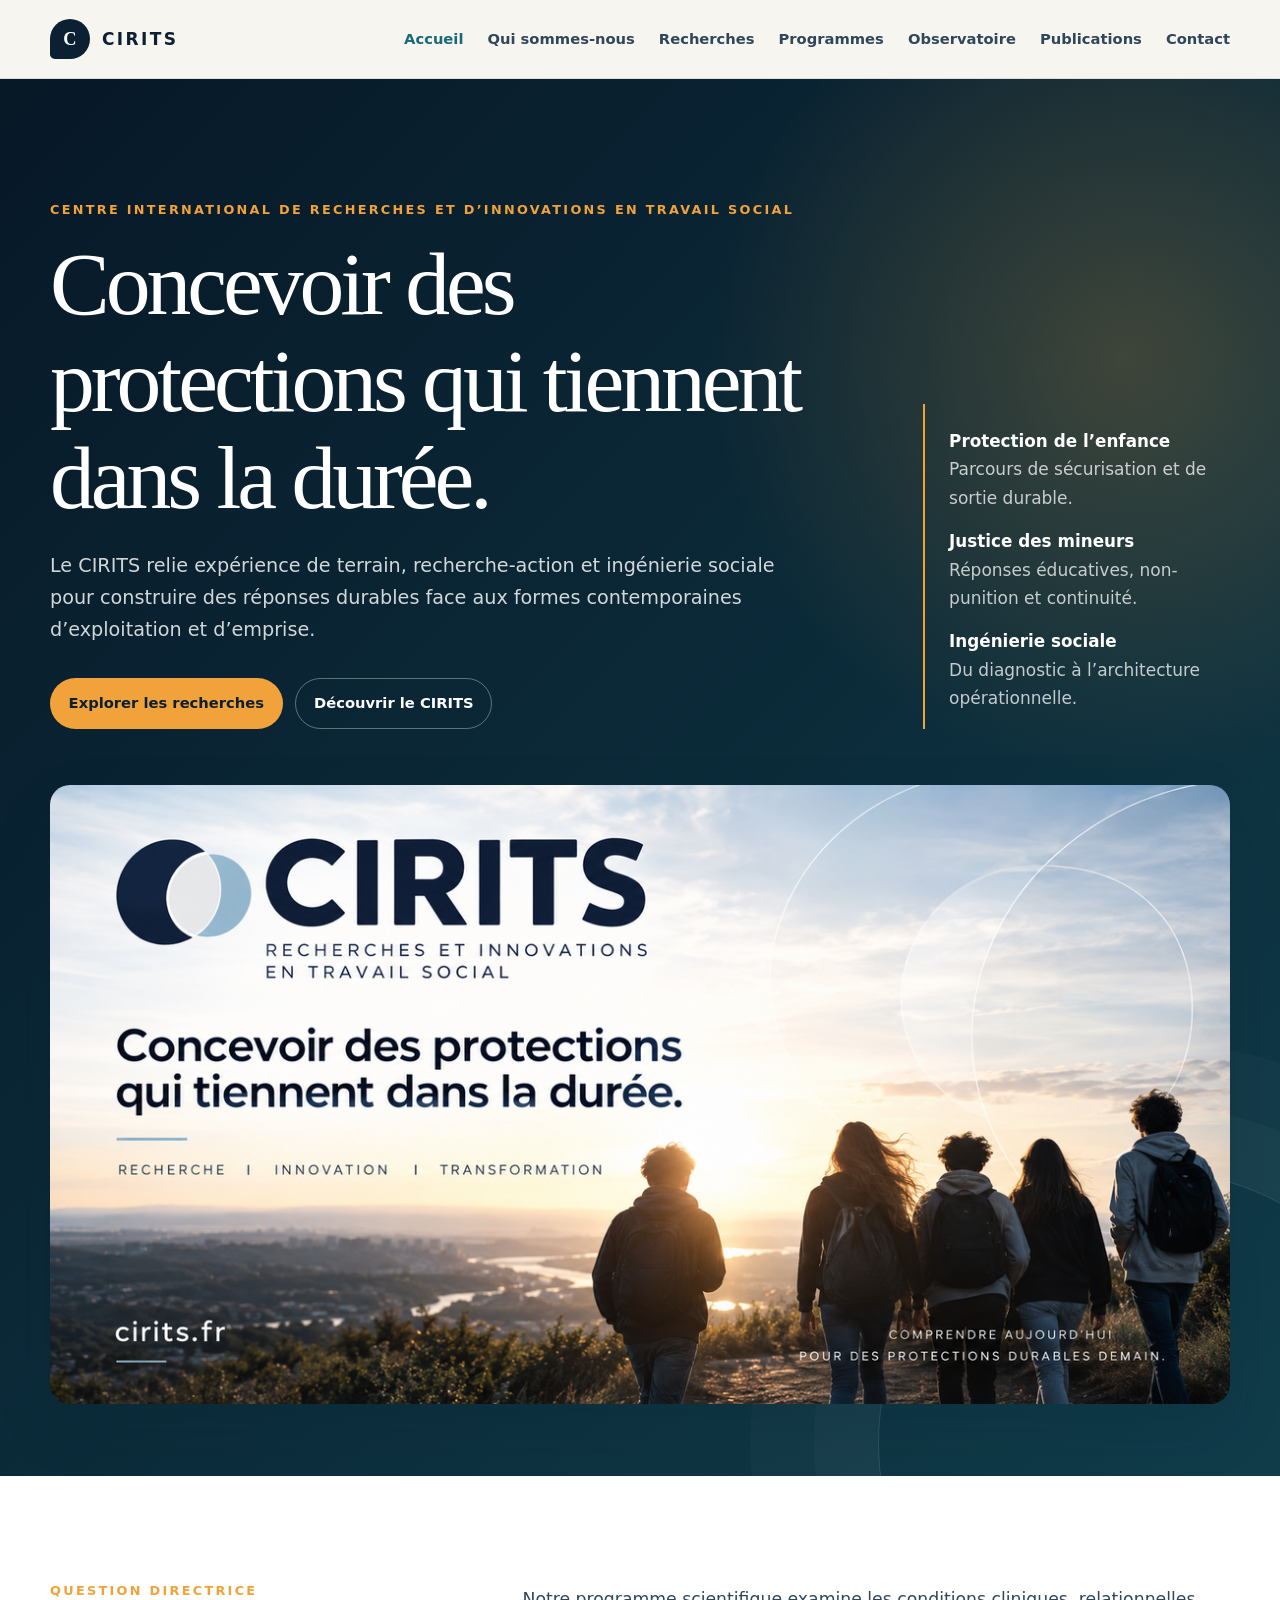
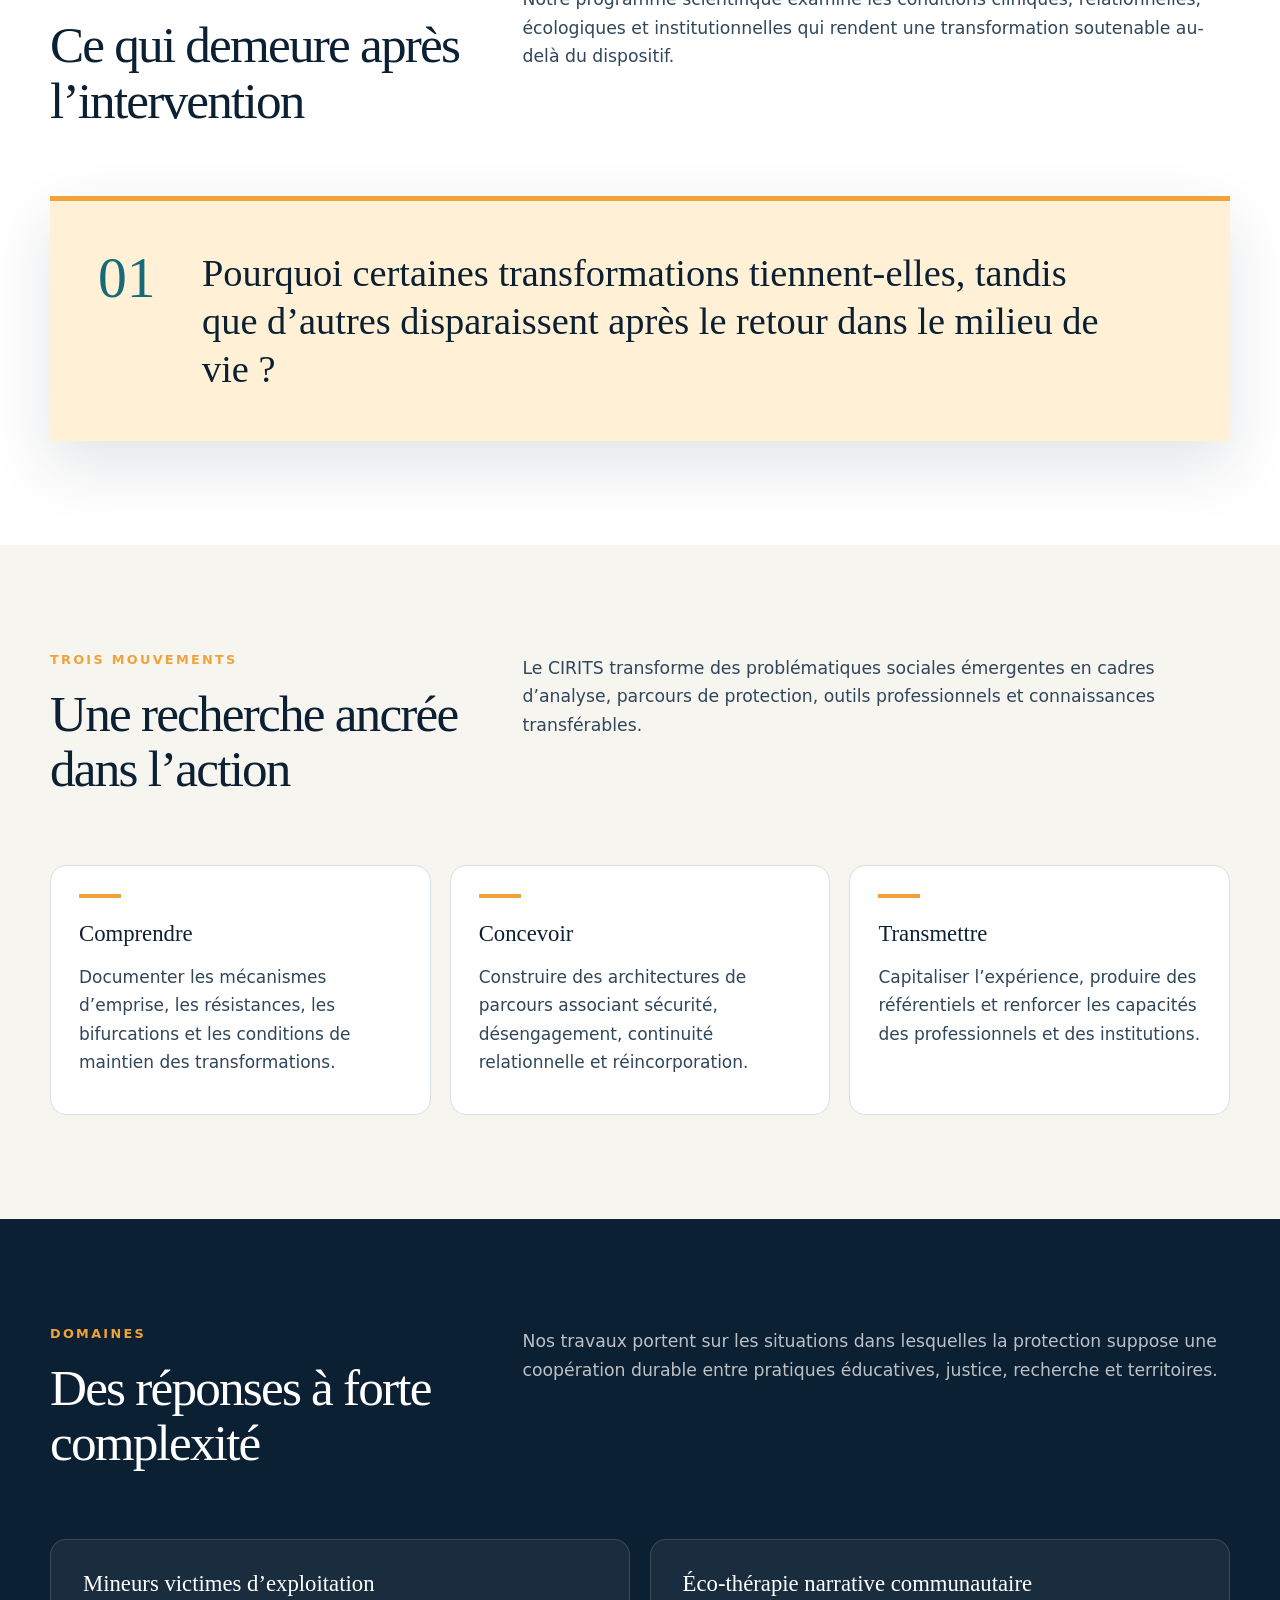
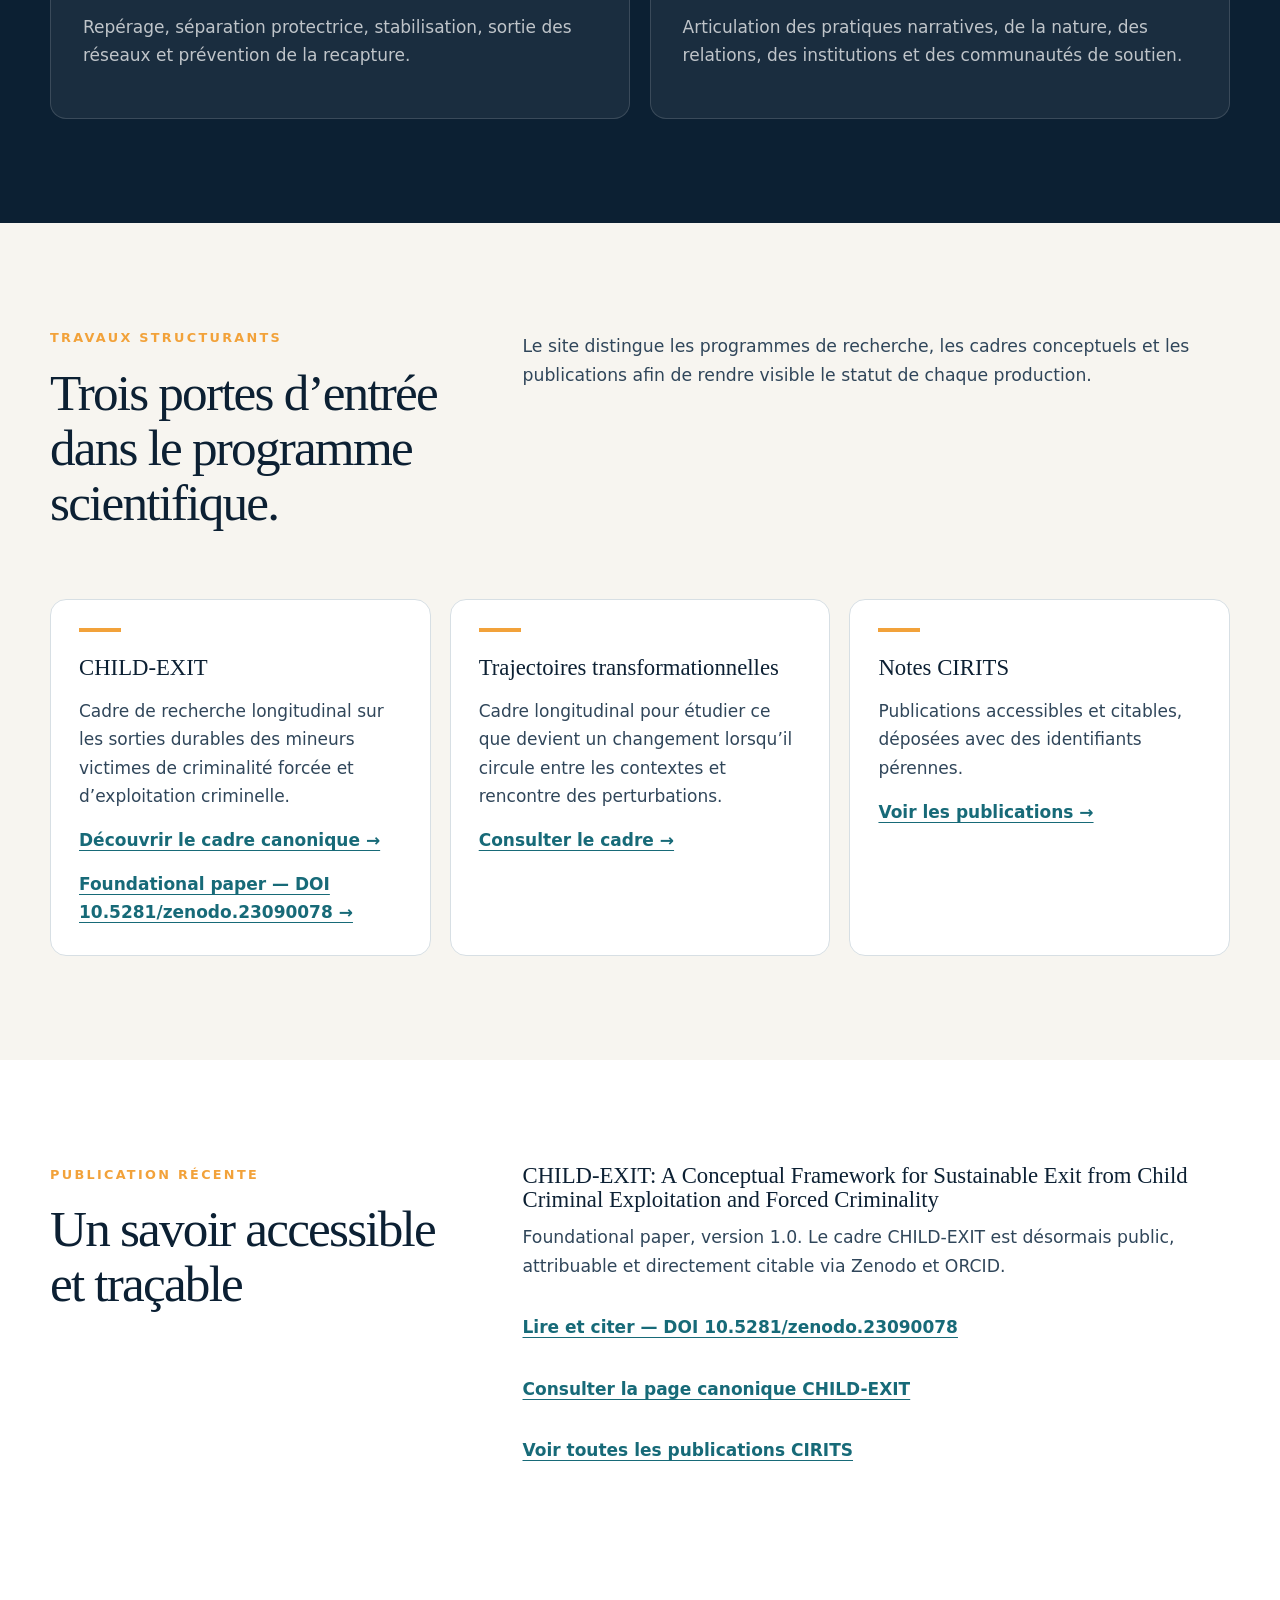
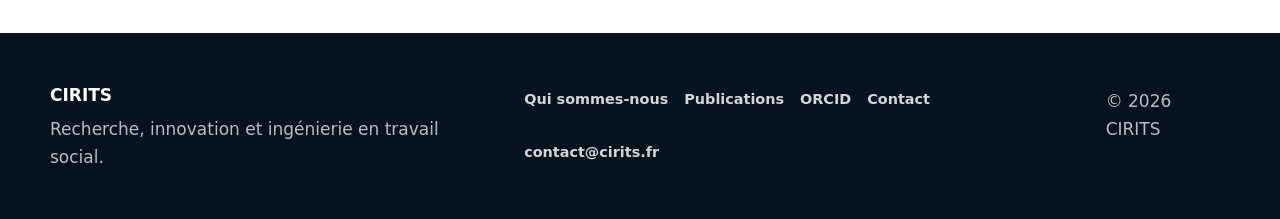
<file: index.html>
<!doctype html>
<html lang="fr">
<head>
  <meta charset="utf-8">
  <meta name="viewport" content="width=device-width, initial-scale=1">
  <meta name="msvalidate.01" content="E6367A98A2224A3E1DD750FD159CDEFB" />
  <meta name="theme-color" content="#0c2033">
  <link rel="icon" type="image/svg+xml" href="/assets/favicon.svg">
  <title>CIRITS — Recherches et innovations en travail social</title>
  <meta name="description" content="Le CIRITS développe des recherches et des innovations en travail social, protection de l'enfance, justice des mineurs et ingénierie sociale.">
  <meta name="robots" content="index,follow,max-image-preview:large">
  <link rel="canonical" href="https://cirits.fr/">
  <meta property="og:type" content="website">
  <meta property="og:site_name" content="CIRITS">
  <meta property="og:locale" content="fr_FR">
  <meta property="og:title" content="CIRITS — Recherches et innovations en travail social">
  <meta property="og:description" content="Le CIRITS développe des recherches et des innovations en travail social, protection de l'enfance, justice des mineurs et ingénierie sociale.">
  <meta property="og:url" content="https://cirits.fr/">
  <meta property="og:image" content="https://cirits.fr/assets/cirits-original-1200x630.png">
  <meta property="og:image:width" content="1200">
  <meta property="og:image:height" content="630">
  <meta property="og:image:alt" content="CIRITS — Recherches et innovations en travail social">
  <meta name="twitter:card" content="summary_large_image">
  <meta name="twitter:image" content="https://cirits.fr/assets/cirits-original-1200x630.png">
  <meta name="twitter:image:alt" content="CIRITS — Recherches et innovations en travail social">
  <link rel="stylesheet" href="assets/styles.css">
  <script type="application/ld+json">
  {
    "@context":"https://schema.org",
    "@graph":[
      {
        "@type":"WebSite",
        "@id":"https://cirits.fr/#website",
        "url":"https://cirits.fr/",
        "name":"CIRITS",
        "inLanguage":"fr",
        "publisher":{"@id":"https://cirits.fr/#organization"}
      },
      {
        "@type":"Organization",
        "@id":"https://cirits.fr/#organization",
        "name":"Centre International de Recherches et d’Innovations en Travail Social",
        "alternateName":"CIRITS",
        "url":"https://cirits.fr/",
        "description":"Centre de recherche-action et d’innovation en travail social, protection de l’enfance, justice des mineurs et ingénierie sociale."
      }
    ]
  }
  </script>
</head>
<body>
  <a class="skip-link" href="#contenu">Aller au contenu</a>
  <header class="site-header">
    <div class="nav-shell">
      <a class="brand" href="./" aria-label="Accueil du CIRITS"><span class="brand-mark">C</span><span>CIRITS</span></a>
      <button class="menu-button" type="button" data-menu-button aria-expanded="false" aria-controls="menu">Menu</button>
      <nav class="site-nav" id="menu" data-menu aria-label="Navigation principale">
        <a href="./" aria-current="page">Accueil</a>
        <a href="qui-sommes-nous/">Qui sommes-nous</a>
        <a href="recherches/">Recherches</a>
        <a href="programmes/">Programmes</a>
        <a href="observatoire/">Observatoire</a>
        <a href="publications/">Publications</a>
        <a href="contact/">Contact</a>
      </nav>
    </div>
  </header>

  <main id="contenu">
    <section class="hero">
      <div class="hero-grid">
        <div>
          <p class="eyebrow">Centre International de Recherches et d’Innovations en Travail Social</p>
          <h1>Concevoir des protections qui tiennent dans la durée.</h1>
          <p class="lead">Le CIRITS relie expérience de terrain, recherche-action et ingénierie sociale pour construire des réponses durables face aux formes contemporaines d’exploitation et d’emprise.</p>
          <div class="actions">
            <a class="button button-primary" href="recherches/">Explorer les recherches</a>
            <a class="button button-secondary" href="qui-sommes-nous/">Découvrir le CIRITS</a>
          </div>
        </div>
        <aside class="hero-aside" aria-label="Champs d'intervention">
          <p><strong>Protection de l’enfance</strong>Parcours de sécurisation et de sortie durable.</p>
          <p><strong>Justice des mineurs</strong>Réponses éducatives, non-punition et continuité.</p>
          <p><strong>Ingénierie sociale</strong>Du diagnostic à l’architecture opérationnelle.</p>
        </aside>
      </div>
      <figure class="site-feature-image" aria-label="Identité visuelle du CIRITS">
        <img src="/assets/cirits-original-1200x630.png" alt="CIRITS — Recherches et innovations en travail social" width="1200" height="630" loading="eager" decoding="async">
      </figure>
    </section>

    <section class="section section-white">
      <div class="section-inner">
        <div class="section-head">
          <div><p class="eyebrow">Question directrice</p><h2>Ce qui demeure après l’intervention</h2></div>
          <p class="section-intro">Notre programme scientifique examine les conditions cliniques, relationnelles, écologiques et institutionnelles qui rendent une transformation soutenable au-delà du dispositif.</p>
        </div>
        <div class="question-panel">
          <div class="question-number">01</div>
          <blockquote>Pourquoi certaines transformations tiennent-elles, tandis que d’autres disparaissent après le retour dans le milieu de vie&nbsp;?</blockquote>
        </div>
      </div>
    </section>

    <section class="section">
      <div class="section-inner">
        <div class="section-head">
          <div><p class="eyebrow">Trois mouvements</p><h2>Une recherche ancrée dans l’action</h2></div>
          <p class="section-intro">Le CIRITS transforme des problématiques sociales émergentes en cadres d’analyse, parcours de protection, outils professionnels et connaissances transférables.</p>
        </div>
        <div class="grid-3">
          <article class="card"><h3>Comprendre</h3><p>Documenter les mécanismes d’emprise, les résistances, les bifurcations et les conditions de maintien des transformations.</p></article>
          <article class="card"><h3>Concevoir</h3><p>Construire des architectures de parcours associant sécurité, désengagement, continuité relationnelle et réincorporation.</p></article>
          <article class="card"><h3>Transmettre</h3><p>Capitaliser l’expérience, produire des référentiels et renforcer les capacités des professionnels et des institutions.</p></article>
        </div>
      </div>
    </section>

    <section class="section section-dark">
      <div class="section-inner">
        <div class="section-head">
          <div><p class="eyebrow">Domaines</p><h2>Des réponses à forte complexité</h2></div>
          <p class="section-intro">Nos travaux portent sur les situations dans lesquelles la protection suppose une coopération durable entre pratiques éducatives, justice, recherche et territoires.</p>
        </div>
        <div class="feature-row">
          <article class="feature"><h3>Mineurs victimes d’exploitation</h3><p>Repérage, séparation protectrice, stabilisation, sortie des réseaux et prévention de la recapture.</p></article>
          <article class="feature"><h3>Éco-thérapie narrative communautaire</h3><p>Articulation des pratiques narratives, de la nature, des relations, des institutions et des communautés de soutien.</p></article>
        </div>
      </div>
    </section>

    <section class="section">
      <div class="section-inner">
        <div class="section-head">
          <div><p class="eyebrow">Travaux structurants</p><h2>Trois portes d’entrée dans le programme scientifique.</h2></div>
          <p class="section-intro">Le site distingue les programmes de recherche, les cadres conceptuels et les publications afin de rendre visible le statut de chaque production.</p>
        </div>
        <div class="grid-3">
          <article class="card">
            <h3>CHILD-EXIT</h3>
            <p>Cadre de recherche longitudinal sur les sorties durables des mineurs victimes de criminalité forcée et d’exploitation criminelle.</p>
            <a class="card-link" href="programmes/child-exit/">Découvrir le cadre canonique →</a><br>
            <a class="card-link" href="https://doi.org/10.5281/zenodo.23090078" rel="external">Foundational paper — DOI 10.5281/zenodo.23090078 →</a>
          </article>
          <article class="card">
            <h3>Trajectoires transformationnelles</h3>
            <p>Cadre longitudinal pour étudier ce que devient un changement lorsqu’il circule entre les contextes et rencontre des perturbations.</p>
            <a class="card-link" href="recherches/trajectoires-transformationnelles/">Consulter le cadre →</a>
          </article>
          <article class="card">
            <h3>Notes CIRITS</h3>
            <p>Publications accessibles et citables, déposées avec des identifiants pérennes.</p>
            <a class="card-link" href="publications/">Voir les publications →</a>
          </article>
        </div>
      </div>
    </section>

    <section class="section section-white">
      <div class="section-inner">
        <div class="section-head">
          <div><p class="eyebrow">Publication récente</p><h2>Un savoir accessible et traçable</h2></div>
          <div>
            <h3>CHILD-EXIT: A Conceptual Framework for Sustainable Exit from Child Criminal Exploitation and Forced Criminality</h3>
            <p class="section-intro">Foundational paper, version 1.0. Le cadre CHILD-EXIT est désormais public, attribuable et directement citable via Zenodo et ORCID.</p>
            <p><a class="card-link" href="https://doi.org/10.5281/zenodo.23090078" rel="external">Lire et citer — DOI 10.5281/zenodo.23090078</a></p>
            <p><a class="card-link" href="programmes/child-exit/">Consulter la page canonique CHILD-EXIT</a></p>
            <p><a class="card-link" href="publications/">Voir toutes les publications CIRITS</a></p>
          </div>
        </div>
      </div>
    </section>
  </main>

  <footer class="site-footer">
    <div class="site-footer-inner">
      <div><strong>CIRITS</strong><p>Recherche, innovation et ingénierie en travail social.</p></div>
      <div class="footer-links">
        <a href="/qui-sommes-nous/">Qui sommes-nous</a>
        <a href="/publications/">Publications</a>
        <a href="https://orcid.org/0009-0007-4554-3817" rel="me external">ORCID</a>
      
        <a href="/contact/">Contact</a>
        <a href="/contact/#ecrire">contact@cirits.fr</a></div>
      <div><p>© <span data-year>2026</span> CIRITS</p></div>
    </div>
  </footer>
  <script src="assets/main.js"></script>
</body>
</html>
</file>
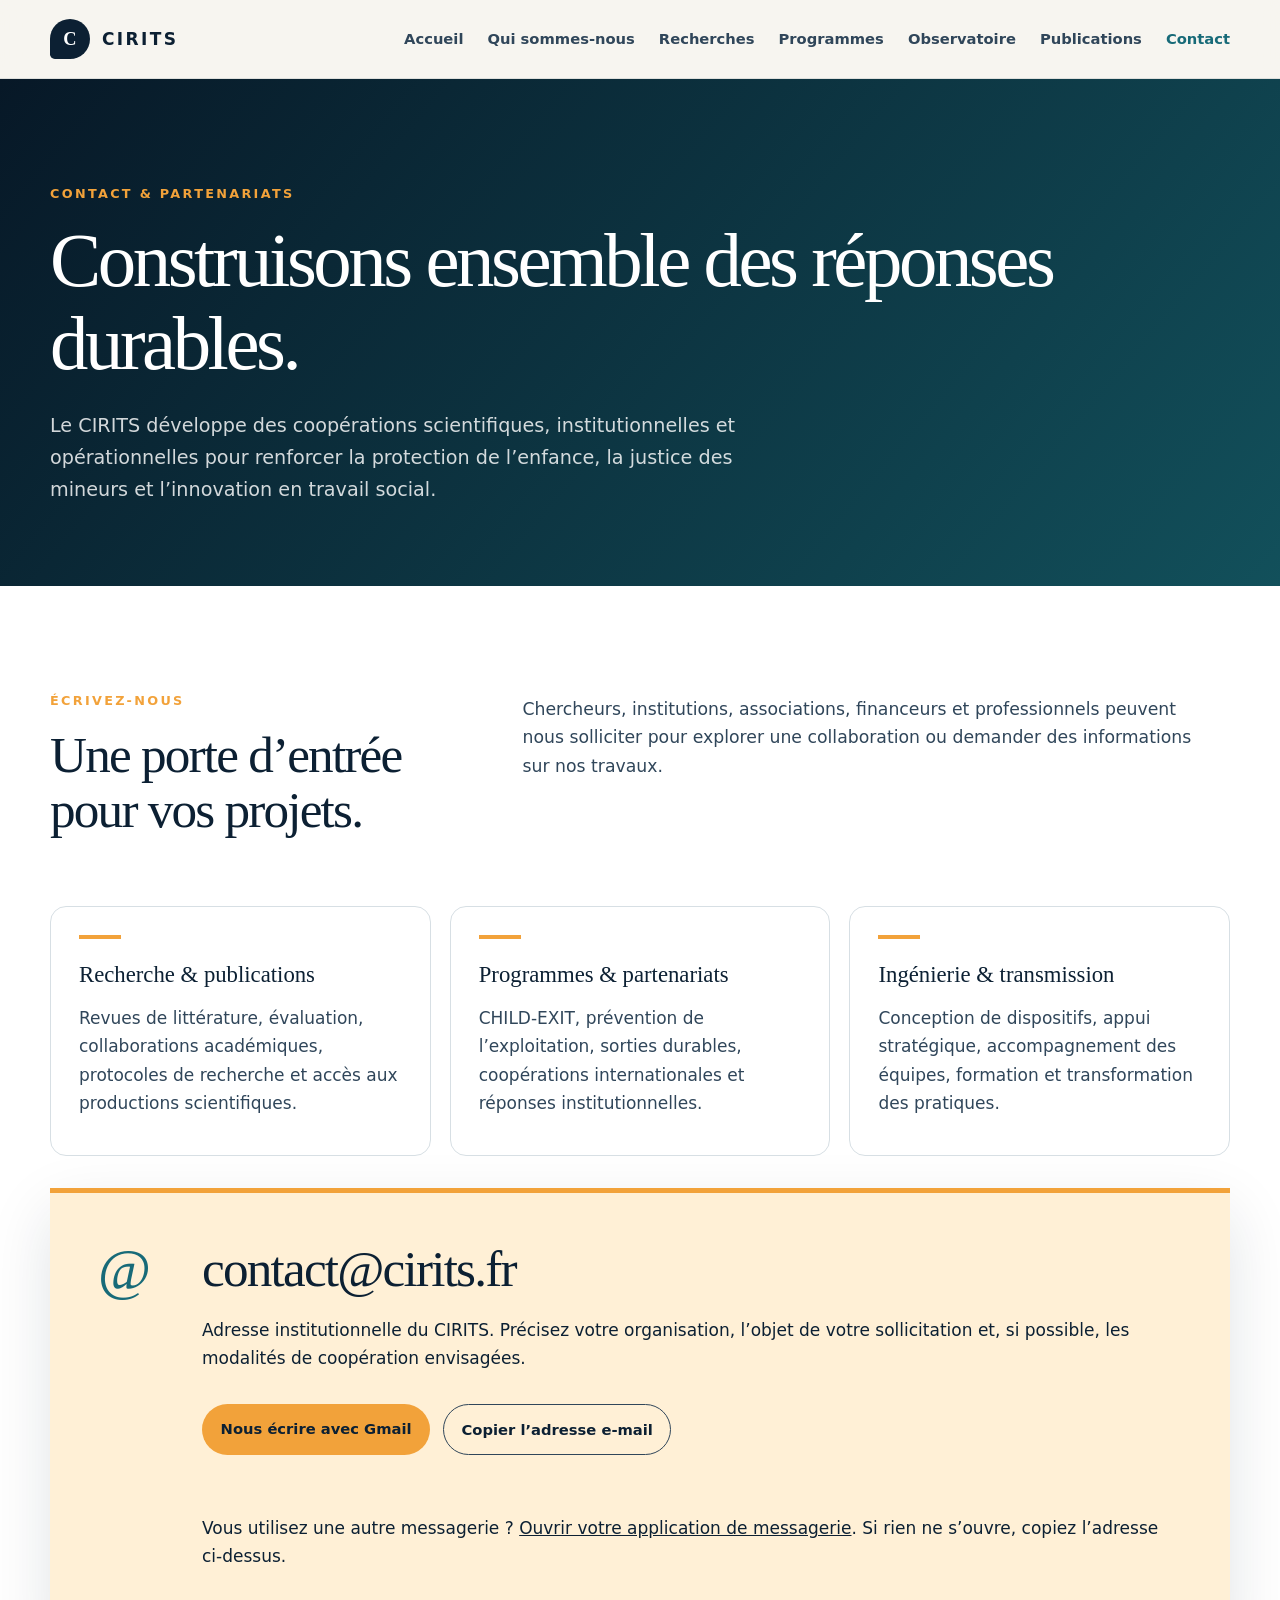
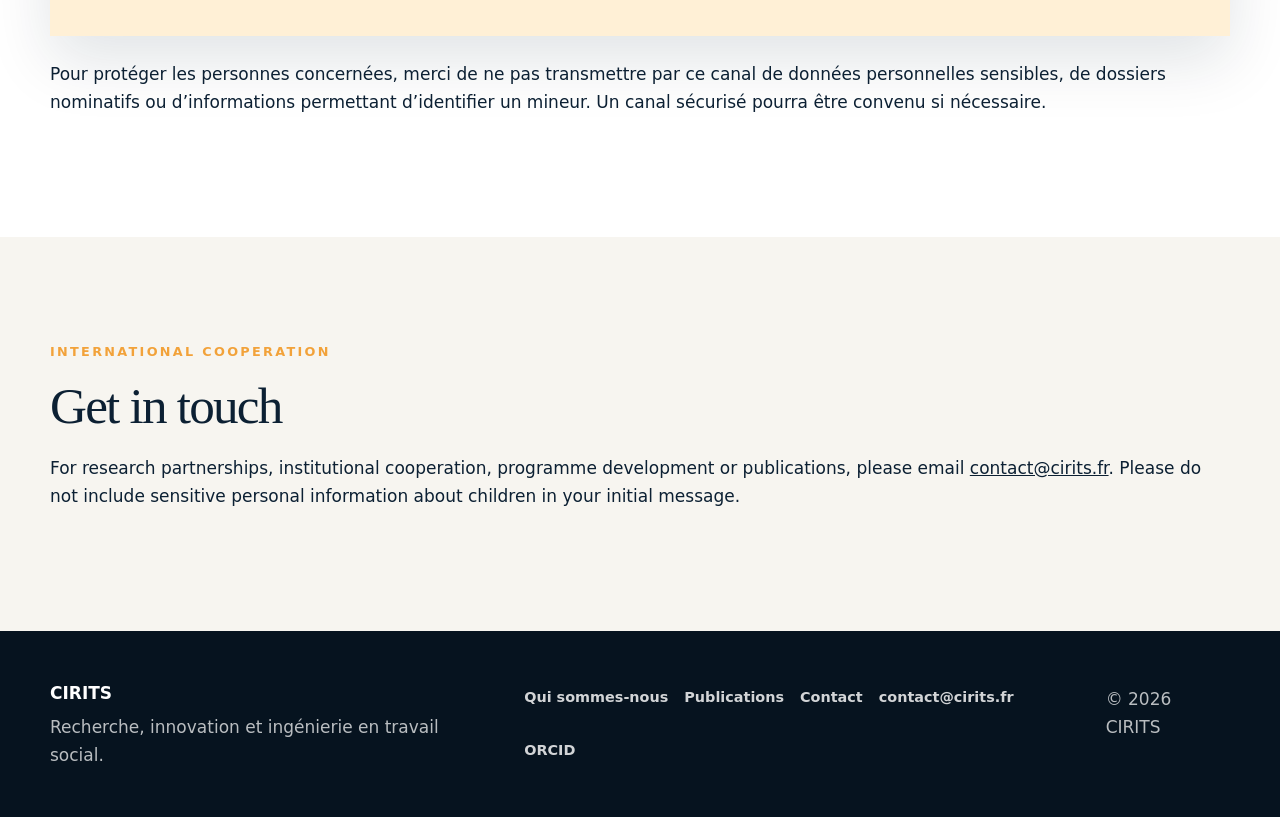
<file: contact/index.html>
<!doctype html>
<html lang="fr">
<head>
  <meta charset="utf-8">
  <meta name="viewport" content="width=device-width, initial-scale=1">
  <meta name="theme-color" content="#0c2033">
  <link rel="icon" type="image/svg+xml" href="/assets/favicon.svg">
  <title>Contact & partenariats | CIRITS</title>
  <meta name="description" content="Contacter le CIRITS pour une coopération scientifique, un partenariat institutionnel, une étude ou un projet d’innovation en travail social.">
  <meta name="robots" content="index,follow,max-image-preview:large">
  <link rel="canonical" href="https://cirits.fr/contact/">
  <meta property="og:type" content="website">
  <meta property="og:site_name" content="CIRITS">
  <meta property="og:locale" content="fr_FR">
  <meta property="og:title" content="Contact & partenariats | CIRITS">
  <meta property="og:description" content="Coopérations scientifiques, partenariats et ingénierie sociale : contactez le CIRITS.">
  <meta property="og:url" content="https://cirits.fr/contact/">
  <meta property="og:image" content="https://cirits.fr/assets/cirits-original-1200x630.png">
  <link rel="stylesheet" href="../assets/styles.css">
</head>
<body>
  <a class="skip-link" href="#contenu">Aller au contenu</a>
  <header class="site-header">
    <div class="nav-shell">
      <a class="brand" href="../" aria-label="Accueil du CIRITS"><span class="brand-mark">C</span><span>CIRITS</span></a>
      <button class="menu-button" type="button" data-menu-button aria-expanded="false" aria-controls="menu">Menu</button>
      <nav class="site-nav" id="menu" data-menu aria-label="Navigation principale">
        <a href="../">Accueil</a>
        <a href="../qui-sommes-nous/">Qui sommes-nous</a>
        <a href="../recherches/">Recherches</a>
        <a href="../programmes/">Programmes</a>
        <a href="../observatoire/">Observatoire</a>
        <a href="../publications/">Publications</a>
        <a href="./" aria-current="page">Contact</a>
      </nav>
    </div>
  </header>
  <main id="contenu">
    <section class="page-hero">
      <div class="page-hero-inner">
        <p class="eyebrow">Contact & partenariats</p>
        <h1>Construisons ensemble des réponses durables.</h1>
        <p class="lead">Le CIRITS développe des coopérations scientifiques, institutionnelles et opérationnelles pour renforcer la protection de l’enfance, la justice des mineurs et l’innovation en travail social.</p>
      </div>
    </section>
    <section class="section section-white">
      <div class="section-inner">
        <div class="section-head">
          <div><p class="eyebrow">Écrivez-nous</p><h2>Une porte d’entrée pour vos projets.</h2></div>
          <p class="section-intro">Chercheurs, institutions, associations, financeurs et professionnels peuvent nous solliciter pour explorer une collaboration ou demander des informations sur nos travaux.</p>
        </div>
        <div class="grid-3">
          <article class="card"><h3>Recherche & publications</h3><p>Revues de littérature, évaluation, collaborations académiques, protocoles de recherche et accès aux productions scientifiques.</p></article>
          <article class="card"><h3>Programmes & partenariats</h3><p>CHILD-EXIT, prévention de l’exploitation, sorties durables, coopérations internationales et réponses institutionnelles.</p></article>
          <article class="card"><h3>Ingénierie & transmission</h3><p>Conception de dispositifs, appui stratégique, accompagnement des équipes, formation et transformation des pratiques.</p></article>
        </div>
        <div class="question-panel" id="ecrire" style="margin-top:2rem">
          <div class="question-number">@</div>
          <div>
            <h2>contact@cirits.fr</h2>
            <p>Adresse institutionnelle du CIRITS. Précisez votre organisation, l’objet de votre sollicitation et, si possible, les modalités de coopération envisagées.</p>
            <div class="actions">
              <a class="button button-primary" href="https://mail.google.com/mail/?view=cm&fs=1&to=contact%40cirits.fr&su=Contact%20CIRITS%20-%20Proposition%20de%20collaboration" target="_blank" rel="noopener noreferrer">Nous écrire avec Gmail</a>
              <button class="button button-outline" type="button" data-copy-email>Copier l’adresse e-mail</button>
            </div>
            <p id="copy-status" role="status" aria-live="polite"></p>
            <p>Vous utilisez une autre messagerie ? <a href="mailto:contact@cirits.fr?subject=Contact%20CIRITS">Ouvrir votre application de messagerie</a>. Si rien ne s’ouvre, copiez l’adresse ci-dessus.</p>
          </div>
        </div>
        <p style="margin-top:1.5rem">Pour protéger les personnes concernées, merci de ne pas transmettre par ce canal de données personnelles sensibles, de dossiers nominatifs ou d’informations permettant d’identifier un mineur. Un canal sécurisé pourra être convenu si nécessaire.</p>
      </div>
    </section>
    <section class="section">
      <div class="section-inner">
        <p class="eyebrow">International cooperation</p>
        <h2>Get in touch</h2>
        <p>For research partnerships, institutional cooperation, programme development or publications, please email <a href="mailto:contact@cirits.fr?subject=CIRITS%20%E2%80%94%20International%20partnership">contact@cirits.fr</a>. Please do not include sensitive personal information about children in your initial message.</p>
      </div>
    </section>
  </main>
  <footer class="site-footer">
    <div class="site-footer-inner">
      <div><strong>CIRITS</strong><p>Recherche, innovation et ingénierie en travail social.</p></div>
      <div class="footer-links"><a href="/qui-sommes-nous/">Qui sommes-nous</a><a href="/publications/">Publications</a><a href="/contact/">Contact</a><a href="#ecrire">contact@cirits.fr</a><a href="https://orcid.org/0009-0007-4554-3817" rel="me external">ORCID</a></div>
      <div><p>© <span data-year>2026</span> CIRITS</p></div>
    </div>
  </footer>
  <script src="../assets/main.js"></script>
  <script>
    const copyEmailButton = document.querySelector('[data-copy-email]');
    const copyStatus = document.getElementById('copy-status');
    copyEmailButton?.addEventListener('click', async () => {
      const address = 'contact@cirits.fr';
      try {
        if (navigator.clipboard && window.isSecureContext) {
          await navigator.clipboard.writeText(address);
        } else {
          const field = document.createElement('textarea');
          field.value = address;
          field.setAttribute('readonly', '');
          field.style.position = 'fixed';
          field.style.opacity = '0';
          document.body.appendChild(field);
          field.select();
          const copied = document.execCommand('copy');
          field.remove();
          if (!copied) throw new Error('copy unavailable');
        }
        copyStatus.textContent = 'Adresse copiée : contact@cirits.fr';
      } catch (_) {
        copyStatus.textContent = 'Sélectionnez et copiez manuellement : contact@cirits.fr';
      }
    });
  </script>
</body>
</html>
</file>
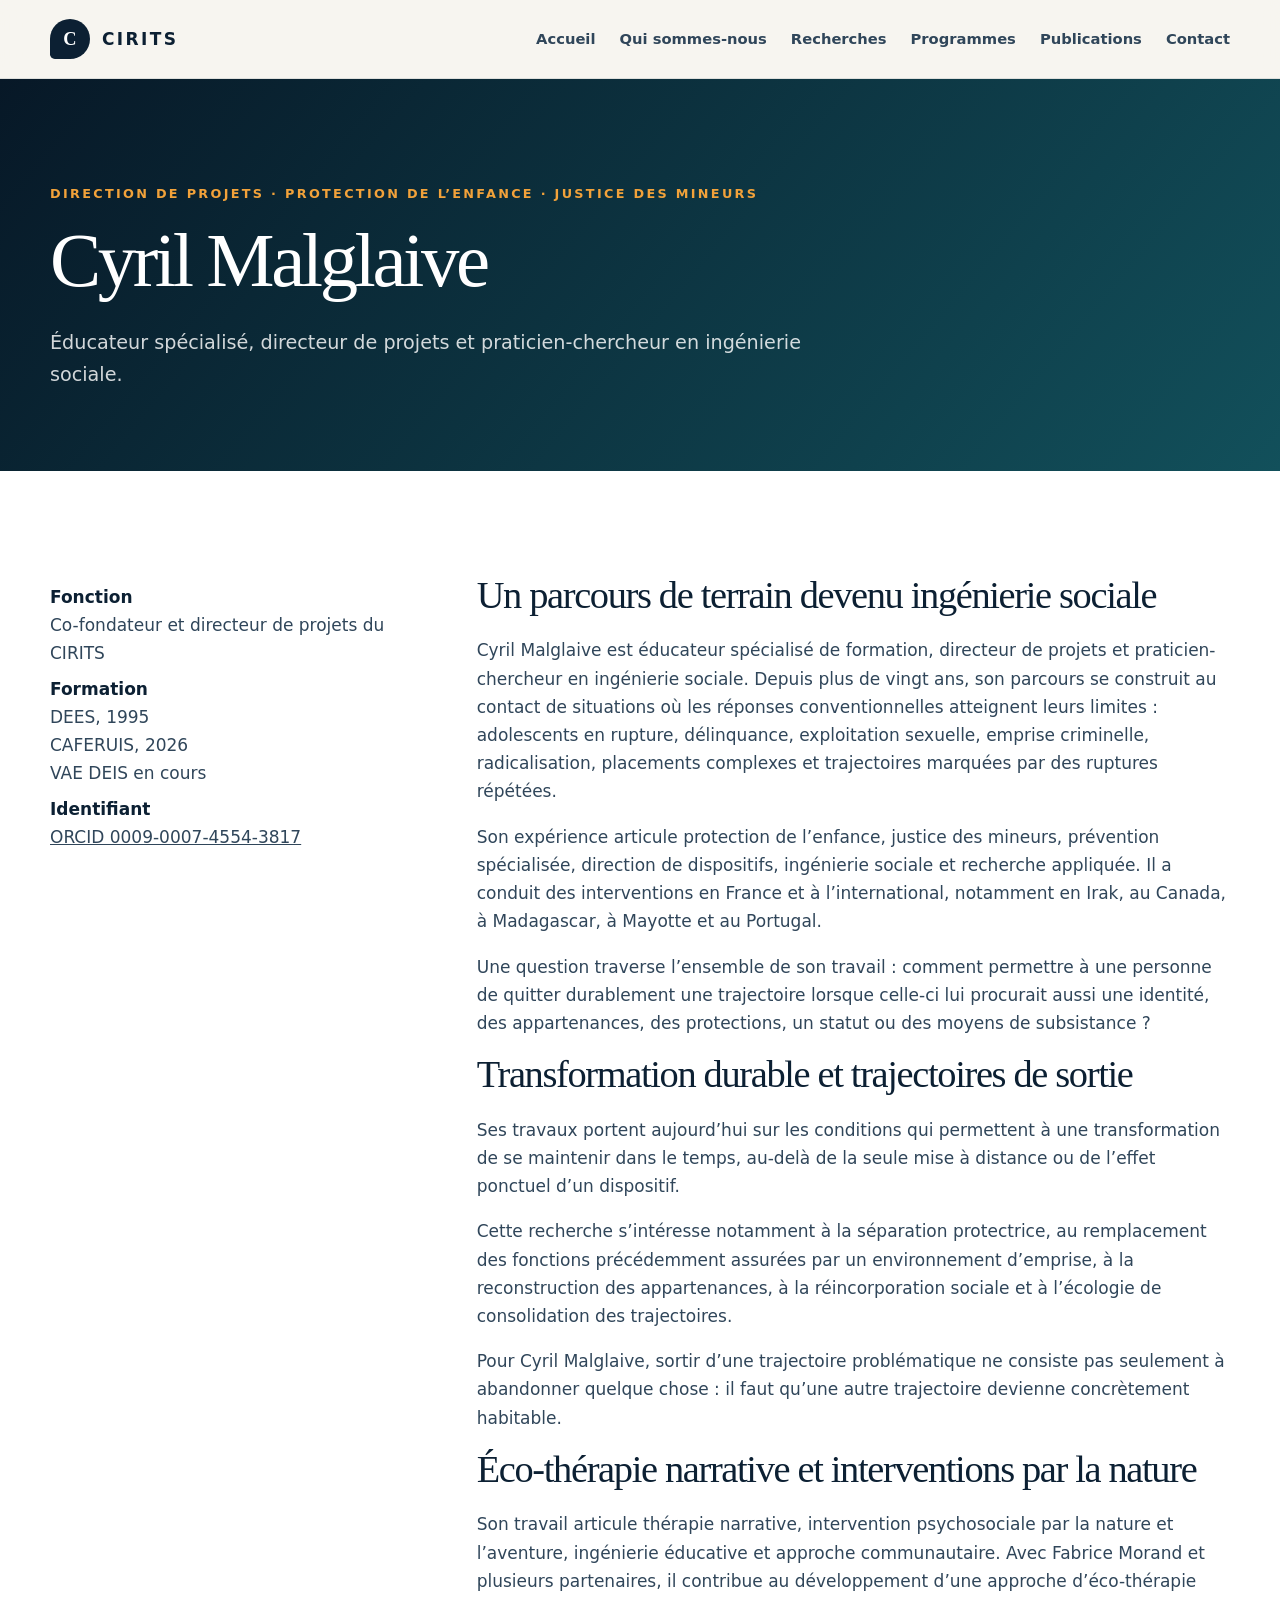
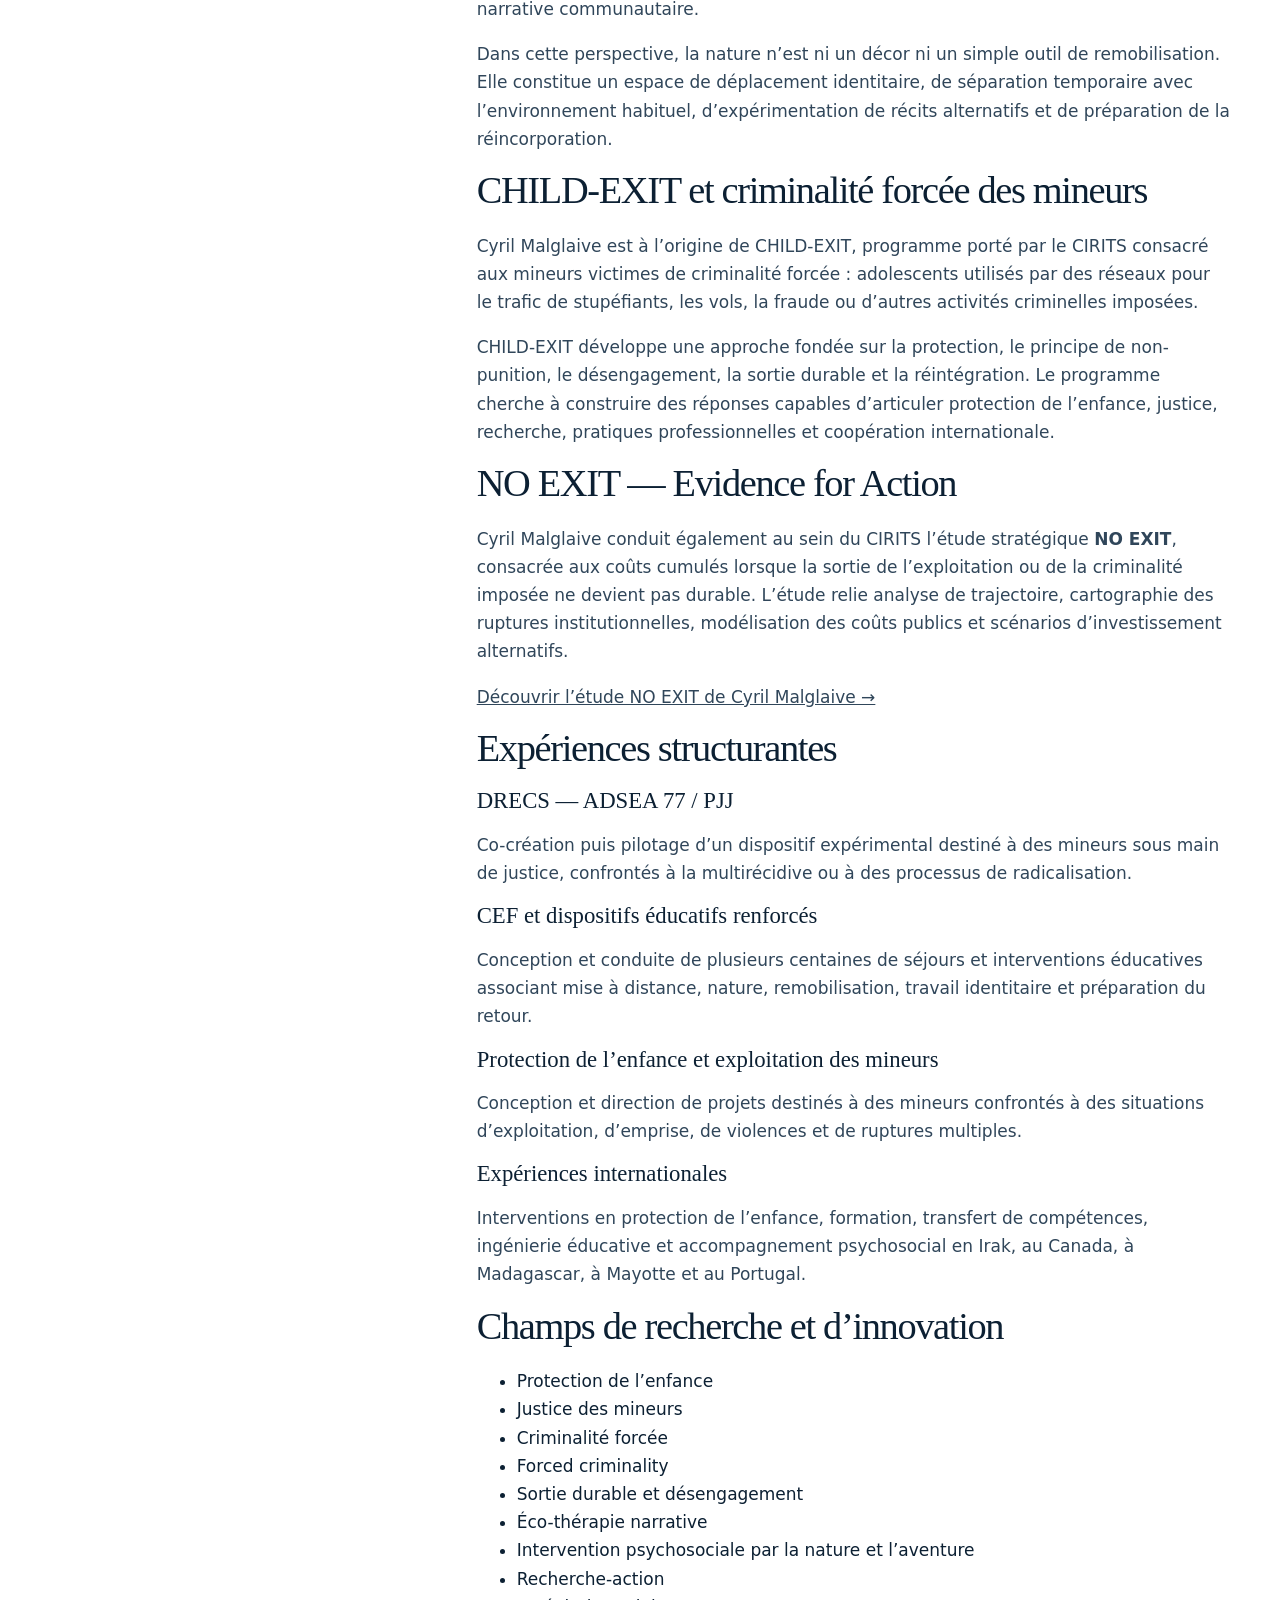
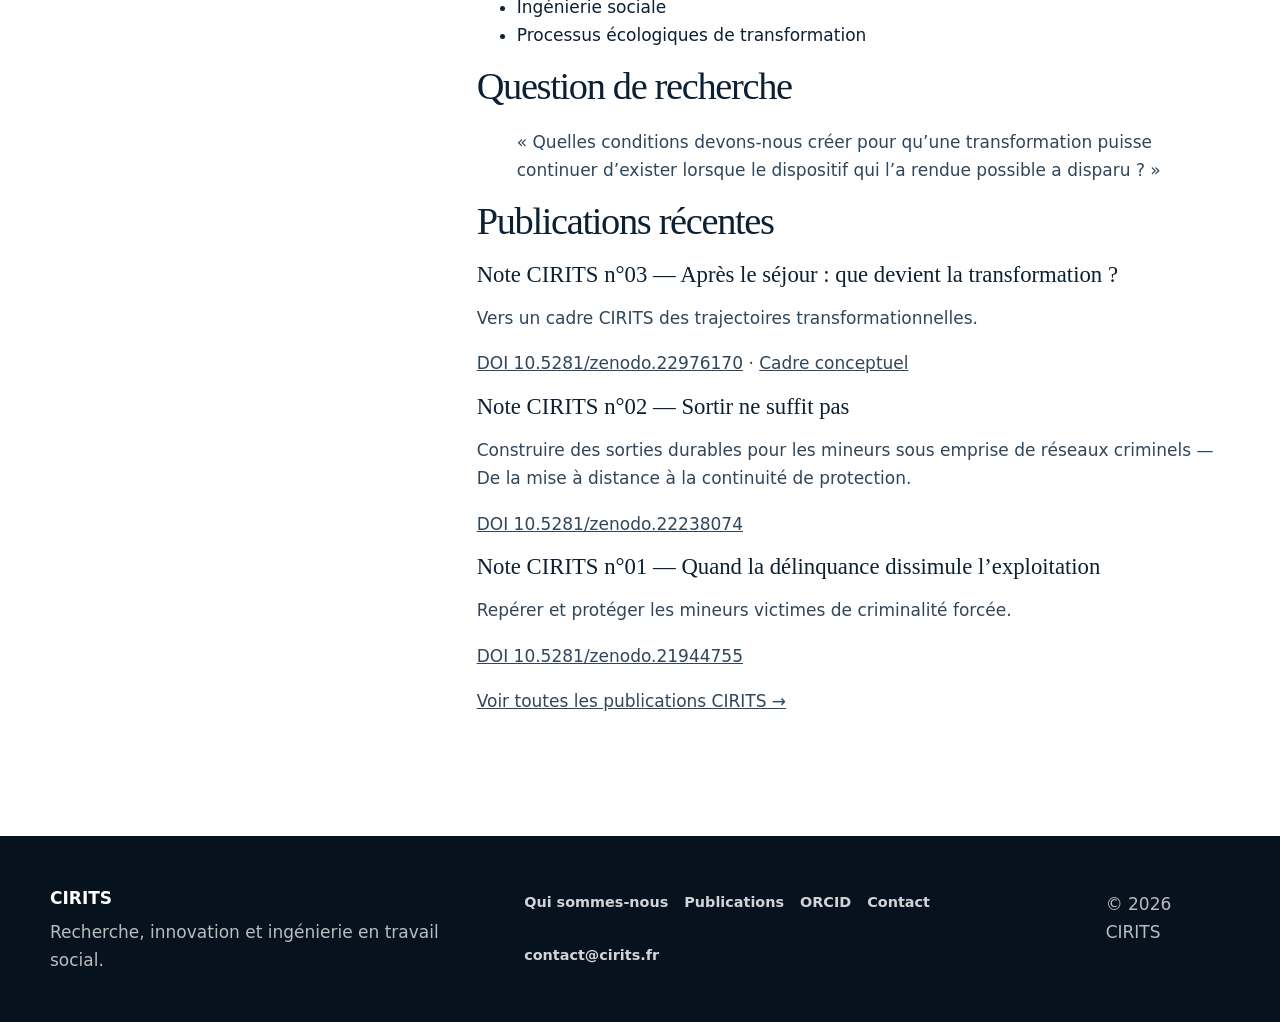
<file: cyril-malglaive/index.html>
<!doctype html>
<html lang="fr">
<head>
  <meta charset="utf-8">
  <meta name="viewport" content="width=device-width, initial-scale=1">
  <meta name="theme-color" content="#0c2033">
  <link rel="icon" type="image/svg+xml" href="/assets/favicon.svg">
  <title>Cyril Malglaive — Protection de l’enfance | CIRITS</title>
<meta name="description" content="Cyril Malglaive, directeur de projets et praticien-chercheur au CIRITS : CHILD-EXIT, étude NO EXIT, criminalité forcée, sorties durables et ingénierie sociale.">  <meta name="robots" content="index,follow,max-image-preview:large">
  <link rel="canonical" href="https://cirits.fr/cyril-malglaive/">
  <meta property="og:type" content="profile">
  <meta property="og:site_name" content="CIRITS">
  <meta property="og:locale" content="fr_FR">
  <meta property="og:title" content="Cyril Malglaive — Protection de l’enfance | CIRITS">
  <meta property="og:description" content="Cyril Malglaive, directeur de projets et praticien-chercheur au CIRITS : CHILD-EXIT, étude NO EXIT, criminalité forcée, sorties durables et ingénierie sociale.">
  <meta property="og:url" content="https://cirits.fr/cyril-malglaive/">
  <meta property="og:image" content="https://cirits.fr/assets/og-cirits.jpg">
  <meta property="og:image:width" content="400">
  <meta property="og:image:height" content="210">
  <meta property="og:image:alt" content="CIRITS — Recherches et innovations en travail social">
  <meta name="twitter:card" content="summary_large_image">
  <meta name="twitter:image" content="https://cirits.fr/assets/og-cirits.jpg">
  <meta name="twitter:image:alt" content="CIRITS — Recherches et innovations en travail social">
  <link rel="stylesheet" href="../assets/styles.css">
<script type="application/ld+json">
{
  "@context": "https://schema.org",
  "@type": "ProfilePage",
  "mainEntity": {
    "@type": "Person",
    "@id": "https://cirits.fr/cyril-malglaive/#person",
    "name": "Cyril Malglaive",
    "jobTitle": "Directeur de projets du CIRITS et praticien-chercheur en ingénierie sociale",
    "description": "Éducateur spécialisé, directeur de projets et praticien-chercheur en ingénierie sociale. Directeur de projets du CIRITS, ses travaux portent sur la protection des mineurs, la criminalité forcée, CHILD-EXIT, NO EXIT, les trajectoires de sortie durable, l’éco-thérapie narrative et les processus écologiques de transformation.",
    "identifier": "ORCID 0009-0007-4554-3817",
    "sameAs": [
      "https://orcid.org/0009-0007-4554-3817"
    ],
    "affiliation": {
      "@type": "Organization",
      "name": "CIRITS",
      "@id": "https://cirits.fr/#organization"
    },
    "subjectOf": [
      {"@id":"https://cirits.fr/programmes/child-exit/#project"},
      {"@id":"https://cirits.fr/recherches/no-exit/#report"}
    ]
  }
}
</script>
</head>
<body>
  <a class="skip-link" href="#contenu">Aller au contenu</a>
  <header class="site-header"><div class="nav-shell">
    <a class="brand" href="../" aria-label="Accueil du CIRITS"><span class="brand-mark">C</span><span>CIRITS</span></a>
    <button class="menu-button" type="button" data-menu-button aria-expanded="false" aria-controls="menu">Menu</button>
    <nav class="site-nav" id="menu" data-menu aria-label="Navigation principale">
      <a href="../">Accueil</a><a href="../qui-sommes-nous/">Qui sommes-nous</a><a href="../recherches/">Recherches</a><a href="../programmes/">Programmes</a><a href="../publications/">Publications</a>
        <a href="../contact/">Contact</a>
    </nav>
  </div></header>

  <main id="contenu">
    <section class="page-hero"><div class="page-hero-inner">
      <p class="eyebrow">Direction de projets · Protection de l’enfance · Justice des mineurs</p>
      <h1>Cyril Malglaive</h1>
      <p class="lead">Éducateur spécialisé, directeur de projets et praticien-chercheur en ingénierie sociale.</p>
    </div></section>

    <section class="section section-white"><div class="section-inner content-grid">
      <aside class="sticky-index">
        <p><strong>Fonction</strong><br>Co-fondateur et directeur de projets du CIRITS</p>
        <p><strong>Formation</strong><br>DEES, 1995<br>CAFERUIS, 2026<br>VAE DEIS en cours</p>
        <p><strong>Identifiant</strong><br><a href="https://orcid.org/0009-0007-4554-3817" rel="me external">ORCID 0009-0007-4554-3817</a></p>
      </aside>
      <article class="prose">
       <section>
  <h2>Un parcours de terrain devenu ingénierie sociale</h2>

  <p>
    Cyril Malglaive est éducateur spécialisé de formation, directeur de projets et praticien-chercheur en ingénierie sociale.
    Depuis plus de vingt ans, son parcours se construit au contact de situations où les réponses
    conventionnelles atteignent leurs limites : adolescents en rupture, délinquance, exploitation
    sexuelle, emprise criminelle, radicalisation, placements complexes et trajectoires marquées
    par des ruptures répétées.
  </p>

  <p>
    Son expérience articule protection de l’enfance, justice des mineurs, prévention spécialisée,
    direction de dispositifs, ingénierie sociale et recherche appliquée. Il a conduit des interventions
    en France et à l’international, notamment en Irak, au Canada, à Madagascar, à Mayotte et au Portugal.
  </p>

  <p>
    Une question traverse l’ensemble de son travail : comment permettre à une personne de quitter
    durablement une trajectoire lorsque celle-ci lui procurait aussi une identité, des appartenances,
    des protections, un statut ou des moyens de subsistance ?
  </p>
</section>

<section>
  <h2>Transformation durable et trajectoires de sortie</h2>

  <p>
    Ses travaux portent aujourd’hui sur les conditions qui permettent à une transformation de se maintenir
    dans le temps, au-delà de la seule mise à distance ou de l’effet ponctuel d’un dispositif.
  </p>

  <p>
    Cette recherche s’intéresse notamment à la séparation protectrice, au remplacement des fonctions
    précédemment assurées par un environnement d’emprise, à la reconstruction des appartenances,
    à la réincorporation sociale et à l’écologie de consolidation des trajectoires.
  </p>

  <p>
    Pour Cyril Malglaive, sortir d’une trajectoire problématique ne consiste pas seulement à abandonner
    quelque chose : il faut qu’une autre trajectoire devienne concrètement habitable.
  </p>
</section>

<section>
  <h2>Éco-thérapie narrative et interventions par la nature</h2>

  <p>
    Son travail articule thérapie narrative, intervention psychosociale par la nature et l’aventure,
    ingénierie éducative et approche communautaire. Avec Fabrice Morand et plusieurs partenaires,
    il contribue au développement d’une approche d’éco-thérapie narrative communautaire.
  </p>

  <p>
    Dans cette perspective, la nature n’est ni un décor ni un simple outil de remobilisation.
    Elle constitue un espace de déplacement identitaire, de séparation temporaire avec l’environnement
    habituel, d’expérimentation de récits alternatifs et de préparation de la réincorporation.
  </p>
</section>

<section>
  <h2>CHILD-EXIT et criminalité forcée des mineurs</h2>

  <p>
    Cyril Malglaive est à l’origine de CHILD-EXIT, programme porté par le CIRITS consacré aux mineurs
    victimes de criminalité forcée : adolescents utilisés par des réseaux pour le trafic de stupéfiants,
    les vols, la fraude ou d’autres activités criminelles imposées.
  </p>

  <p>
    CHILD-EXIT développe une approche fondée sur la protection, le principe de non-punition,
    le désengagement, la sortie durable et la réintégration. Le programme cherche à construire
    des réponses capables d’articuler protection de l’enfance, justice, recherche, pratiques
    professionnelles et coopération internationale.
  </p>
</section>

<section>
  <h2>NO EXIT — Evidence for Action</h2>
  <p>
    Cyril Malglaive conduit également au sein du CIRITS l’étude stratégique <strong>NO EXIT</strong>,
    consacrée aux coûts cumulés lorsque la sortie de l’exploitation ou de la criminalité imposée ne devient pas durable.
    L’étude relie analyse de trajectoire, cartographie des ruptures institutionnelles, modélisation des coûts publics
    et scénarios d’investissement alternatifs.
  </p>
  <p>
    <a href="../recherches/no-exit/">Découvrir l’étude NO EXIT de Cyril Malglaive →</a>
  </p>
</section>

<section>
  <h2>Expériences structurantes</h2>

  <h3>DRECS — ADSEA 77 / PJJ</h3>
  <p>
    Co-création puis pilotage d’un dispositif expérimental destiné à des mineurs sous main de justice,
    confrontés à la multirécidive ou à des processus de radicalisation.
  </p>

  <h3>CEF et dispositifs éducatifs renforcés</h3>
  <p>
    Conception et conduite de plusieurs centaines de séjours et interventions éducatives associant
    mise à distance, nature, remobilisation, travail identitaire et préparation du retour.
  </p>

  <h3>Protection de l’enfance et exploitation des mineurs</h3>
  <p>
    Conception et direction de projets destinés à des mineurs confrontés à des situations d’exploitation,
    d’emprise, de violences et de ruptures multiples.
  </p>

  <h3>Expériences internationales</h3>
  <p>
   Interventions en protection de l’enfance, formation, transfert de compétences,
ingénierie éducative et accompagnement psychosocial en Irak, au Canada,
à Madagascar, à Mayotte et au Portugal.
  </p>
</section>

<section>
  <h2>Champs de recherche et d’innovation</h2>

  <ul>
    <li>Protection de l’enfance</li>
    <li>Justice des mineurs</li>
    <li>Criminalité forcée</li>
    <li>Forced criminality</li>
    <li>Sortie durable et désengagement</li>
    <li>Éco-thérapie narrative</li>
    <li>Intervention psychosociale par la nature et l’aventure</li>
    <li>Recherche-action</li>
    <li>Ingénierie sociale</li>
    <li>Processus écologiques de transformation</li>
  </ul>
</section>

<section>
  <h2>Question de recherche</h2>

  <blockquote>
    <p>
      « Quelles conditions devons-nous créer pour qu’une transformation puisse continuer d’exister
      lorsque le dispositif qui l’a rendue possible a disparu ? »
    </p>
  </blockquote>
</section>

<section>
  <h2>Publications récentes</h2>

  <h3>Note CIRITS n°03 — Après le séjour : que devient la transformation ?</h3>
  <p>Vers un cadre CIRITS des trajectoires transformationnelles.</p>
  <p><a href="https://doi.org/10.5281/zenodo.22976170" target="_blank" rel="noopener">DOI 10.5281/zenodo.22976170</a> · <a href="../recherches/trajectoires-transformationnelles/">Cadre conceptuel</a></p>

  <h3>Note CIRITS n°02 — Sortir ne suffit pas</h3>
  <p>Construire des sorties durables pour les mineurs sous emprise de réseaux criminels — De la mise à distance à la continuité de protection.</p>
  <p><a href="https://doi.org/10.5281/zenodo.22238074" target="_blank" rel="noopener">DOI 10.5281/zenodo.22238074</a></p>

  <h3>Note CIRITS n°01 — Quand la délinquance dissimule l’exploitation</h3>
  <p>Repérer et protéger les mineurs victimes de criminalité forcée.</p>
  <p><a href="https://doi.org/10.5281/zenodo.21944755" target="_blank" rel="noopener">DOI 10.5281/zenodo.21944755</a></p>

  <p><a href="../publications/">Voir toutes les publications CIRITS →</a></p>
</section>
      </article>
    </div></section>
  </main>
  <footer class="site-footer"><div class="site-footer-inner"><div><strong>CIRITS</strong><p>Recherche, innovation et ingénierie en travail social.</p></div><div class="footer-links">
        <a href="/qui-sommes-nous/">Qui sommes-nous</a>
        <a href="/publications/">Publications</a>
        <a href="https://orcid.org/0009-0007-4554-3817" rel="me external">ORCID</a>
      
        <a href="/contact/">Contact</a>
        <a href="/contact/#ecrire">contact@cirits.fr</a></div>
      <div><p>© <span data-year>2026</span> CIRITS</p></div></div></footer>
  <script src="../assets/main.js"></script>
</body>
</html>
</file>
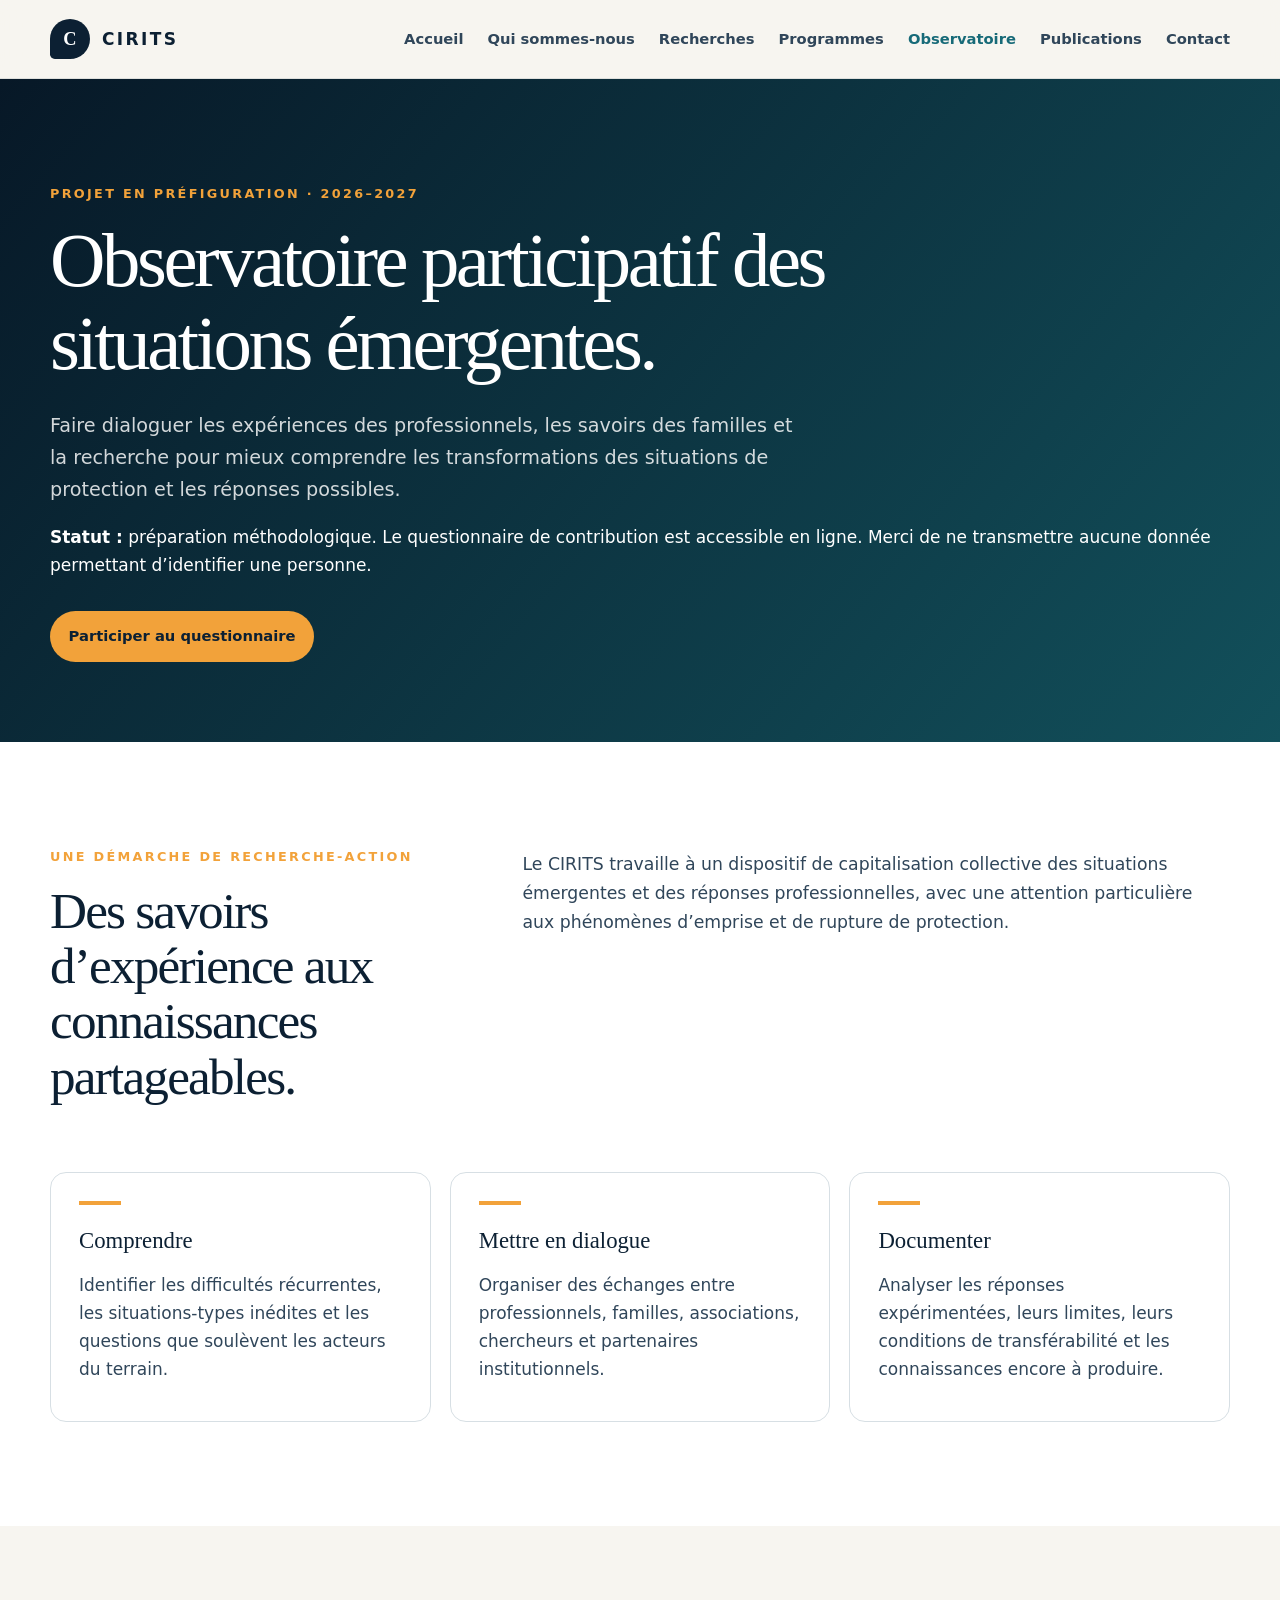
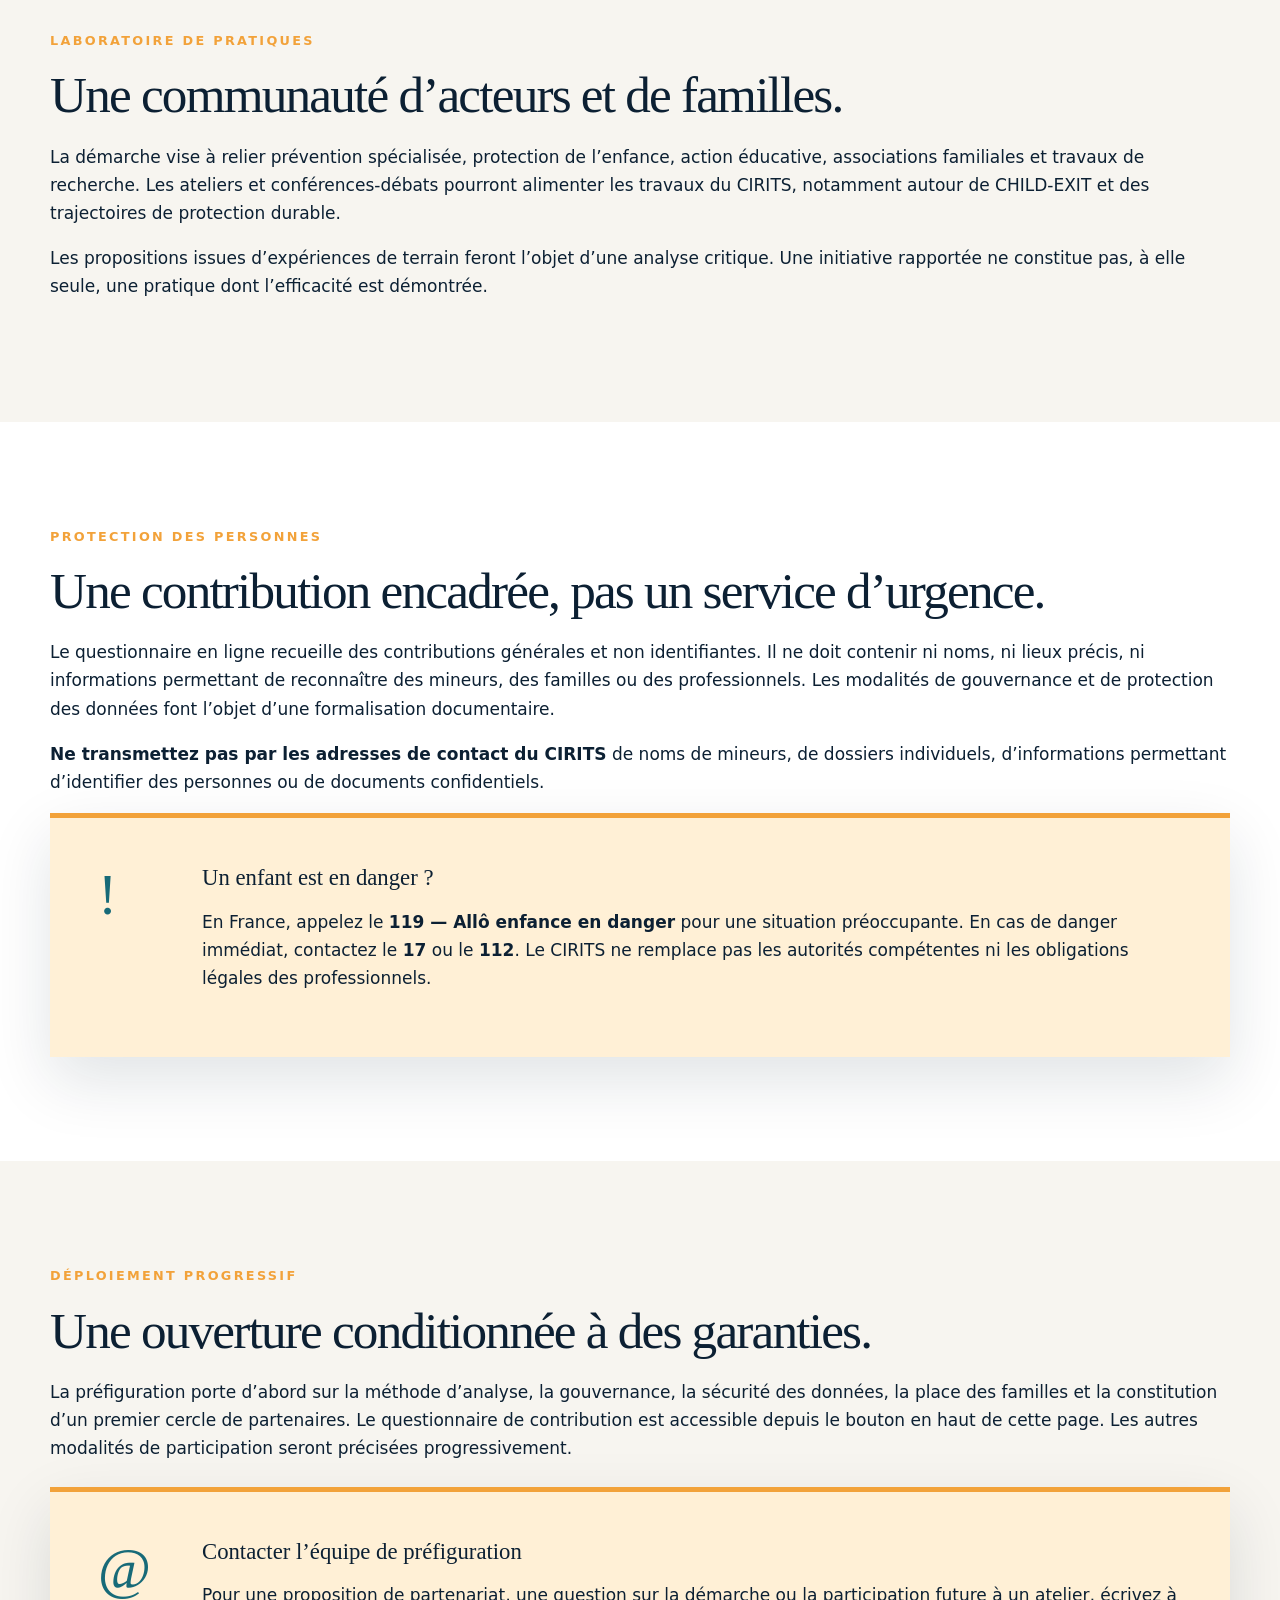
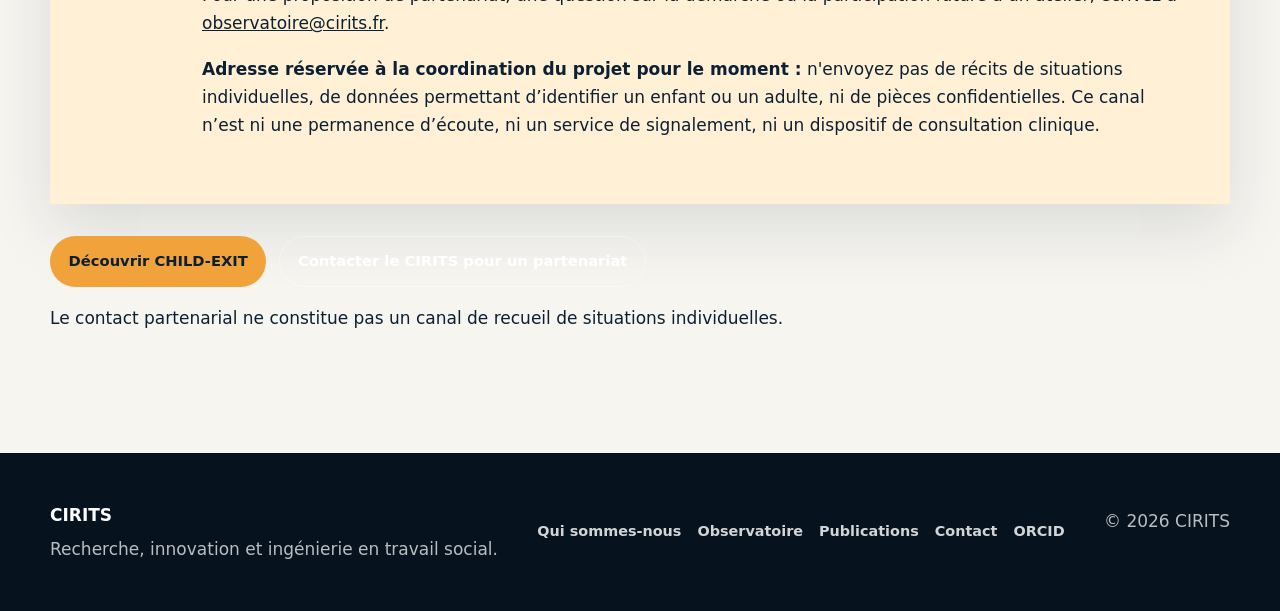
<file: observatoire/index.html>
<!doctype html>
<html lang="fr">
<head>
  <meta charset="utf-8">
  <meta name="viewport" content="width=device-width, initial-scale=1">
  <meta name="theme-color" content="#0c2033">
  <link rel="icon" type="image/svg+xml" href="/assets/favicon.svg">
  <title>Observatoire participatif des situations émergentes | CIRITS</title>
  <meta name="description" content="Le CIRITS préfigure un observatoire participatif des situations émergentes, fondé sur les savoirs d’expérience des professionnels et des familles.">
  <meta name="robots" content="index,follow,max-image-preview:large">
  <link rel="canonical" href="https://cirits.fr/observatoire/">
  <meta property="og:type" content="website">
  <meta property="og:site_name" content="CIRITS">
  <meta property="og:locale" content="fr_FR">
  <meta property="og:title" content="Observatoire participatif des situations émergentes | CIRITS">
  <meta property="og:description" content="Recherche-action, retours d’expérience et communautés de pratiques. Projet en préfiguration.">
  <meta property="og:url" content="https://cirits.fr/observatoire/">
  <meta property="og:image" content="https://cirits.fr/assets/cirits-original-1200x630.png">
  <link rel="stylesheet" href="../assets/styles.css">
</head>
<body>
  <a class="skip-link" href="#contenu">Aller au contenu</a>
  <header class="site-header">
    <div class="nav-shell">
      <a class="brand" href="../" aria-label="Accueil du CIRITS"><span class="brand-mark">C</span><span>CIRITS</span></a>
      <button class="menu-button" type="button" data-menu-button aria-expanded="false" aria-controls="menu">Menu</button>
      <nav class="site-nav" id="menu" data-menu aria-label="Navigation principale">
        <a href="../">Accueil</a>
        <a href="../qui-sommes-nous/">Qui sommes-nous</a>
        <a href="../recherches/">Recherches</a>
        <a href="../programmes/">Programmes</a>
        <a href="../observatoire/" aria-current="page">Observatoire</a>
        <a href="../publications/">Publications</a>
        <a href="../contact/">Contact</a>
      </nav>
    </div>
  </header>

  <main id="contenu">
    <section class="page-hero">
      <div class="page-hero-inner">
        <p class="eyebrow">Projet en préfiguration · 2026–2027</p>
        <h1>Observatoire participatif des situations émergentes.</h1>
        <p class="lead">Faire dialoguer les expériences des professionnels, les savoirs des familles et la recherche pour mieux comprendre les transformations des situations de protection et les réponses possibles.</p>
        <p><strong>Statut :</strong> préparation méthodologique. Le questionnaire de contribution est accessible en ligne. Merci de ne transmettre aucune donnée permettant d’identifier une personne.</p>
        <div class="actions">
          <a class="button button-primary" href="contribuer/">Participer au questionnaire</a>
        </div>
      </div>
    </section>

    <section class="section section-white">
      <div class="section-inner">
        <div class="section-head">
          <div><p class="eyebrow">Une démarche de recherche-action</p><h2>Des savoirs d’expérience aux connaissances partageables.</h2></div>
          <p class="section-intro">Le CIRITS travaille à un dispositif de capitalisation collective des situations émergentes et des réponses professionnelles, avec une attention particulière aux phénomènes d’emprise et de rupture de protection.</p>
        </div>
        <div class="grid-3">
          <article class="card"><h3>Comprendre</h3><p>Identifier les difficultés récurrentes, les situations-types inédites et les questions que soulèvent les acteurs du terrain.</p></article>
          <article class="card"><h3>Mettre en dialogue</h3><p>Organiser des échanges entre professionnels, familles, associations, chercheurs et partenaires institutionnels.</p></article>
          <article class="card"><h3>Documenter</h3><p>Analyser les réponses expérimentées, leurs limites, leurs conditions de transférabilité et les connaissances encore à produire.</p></article>
        </div>
      </div>
    </section>

    <section class="section">
      <div class="section-inner">
        <p class="eyebrow">Laboratoire de pratiques</p>
        <h2>Une communauté d’acteurs et de familles.</h2>
        <p>La démarche vise à relier prévention spécialisée, protection de l’enfance, action éducative, associations familiales et travaux de recherche. Les ateliers et conférences-débats pourront alimenter les travaux du CIRITS, notamment autour de CHILD-EXIT et des trajectoires de protection durable.</p>
        <p>Les propositions issues d’expériences de terrain feront l’objet d’une analyse critique. Une initiative rapportée ne constitue pas, à elle seule, une pratique dont l’efficacité est démontrée.</p>
      </div>
    </section>

    <section class="section section-white">
      <div class="section-inner">
        <p class="eyebrow">Protection des personnes</p>
        <h2>Une contribution encadrée, pas un service d’urgence.</h2>
        <p>Le questionnaire en ligne recueille des contributions générales et non identifiantes. Il ne doit contenir ni noms, ni lieux précis, ni informations permettant de reconnaître des mineurs, des familles ou des professionnels. Les modalités de gouvernance et de protection des données font l’objet d’une formalisation documentaire.</p>
        <p><strong>Ne transmettez pas par les adresses de contact du CIRITS</strong> de noms de mineurs, de dossiers individuels, d’informations permettant d’identifier des personnes ou de documents confidentiels.</p>
        <div class="question-panel">
          <div class="question-number">!</div>
          <div>
            <h3>Un enfant est en danger ?</h3>
            <p>En France, appelez le <strong>119 — Allô enfance en danger</strong> pour une situation préoccupante. En cas de danger immédiat, contactez le <strong>17</strong> ou le <strong>112</strong>. Le CIRITS ne remplace pas les autorités compétentes ni les obligations légales des professionnels.</p>
          </div>
        </div>
      </div>
    </section>

    <section class="section">
      <div class="section-inner">
        <p class="eyebrow">Déploiement progressif</p>
        <h2>Une ouverture conditionnée à des garanties.</h2>
        <p>La préfiguration porte d’abord sur la méthode d’analyse, la gouvernance, la sécurité des données, la place des familles et la constitution d’un premier cercle de partenaires. Le questionnaire de contribution est accessible depuis le bouton en haut de cette page. Les autres modalités de participation seront précisées progressivement.</p>
        <div class="question-panel" id="contact-observatoire" style="margin:1.5rem 0">
          <div class="question-number">@</div>
          <div>
            <h3>Contacter l’équipe de préfiguration</h3>
            <p>Pour une proposition de partenariat, une question sur la démarche ou la participation future à un atelier, écrivez à <a href="mailto:observatoire@cirits.fr?subject=Observatoire%20CIRITS%20-%20Contact%20de%20pr%C3%A9figuration">observatoire@cirits.fr</a>.</p>
            <p><strong>Adresse réservée à la coordination du projet pour le moment :</strong> n'envoyez pas de récits de situations individuelles, de données permettant d’identifier un enfant ou un adulte, ni de pièces confidentielles. Ce canal n’est ni une permanence d’écoute, ni un service de signalement, ni un dispositif de consultation clinique.</p>
          </div>
        </div>
        <div class="actions">
          <a class="button button-primary" href="../programmes/child-exit/">Découvrir CHILD-EXIT</a>
          <a class="button button-secondary" href="../contact/">Contacter le CIRITS pour un partenariat</a>
        </div>
        <p>Le contact partenarial ne constitue pas un canal de recueil de situations individuelles.</p>
      </div>
    </section>
  </main>
  <footer class="site-footer">
    <div class="site-footer-inner">
      <div><strong>CIRITS</strong><p>Recherche, innovation et ingénierie en travail social.</p></div>
      <div class="footer-links"><a href="/qui-sommes-nous/">Qui sommes-nous</a><a href="/observatoire/">Observatoire</a><a href="/publications/">Publications</a><a href="/contact/">Contact</a><a href="https://orcid.org/0009-0007-4554-3817" rel="me external">ORCID</a></div>
      <div><p>© <span data-year>2026</span> CIRITS</p></div>
    </div>
  </footer>
  <script src="../assets/main.js"></script>
</body>
</html>
</file>
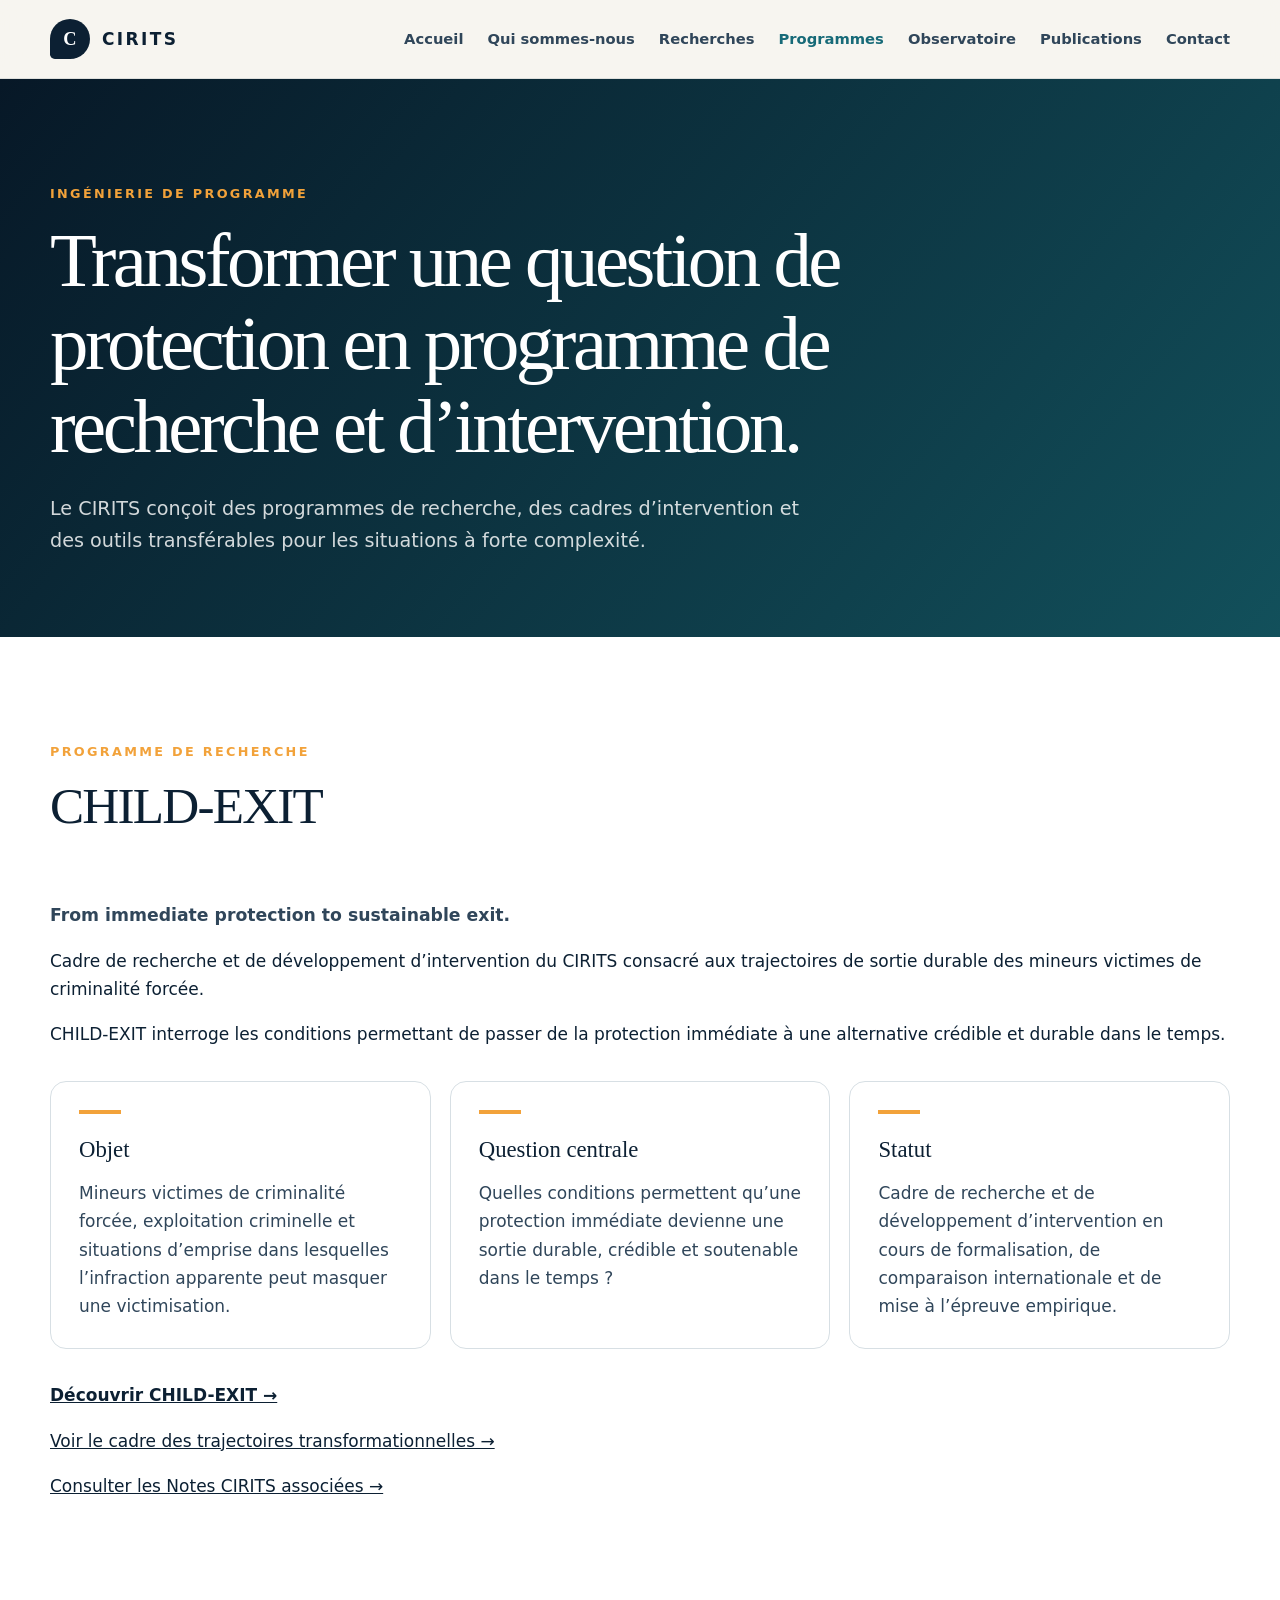
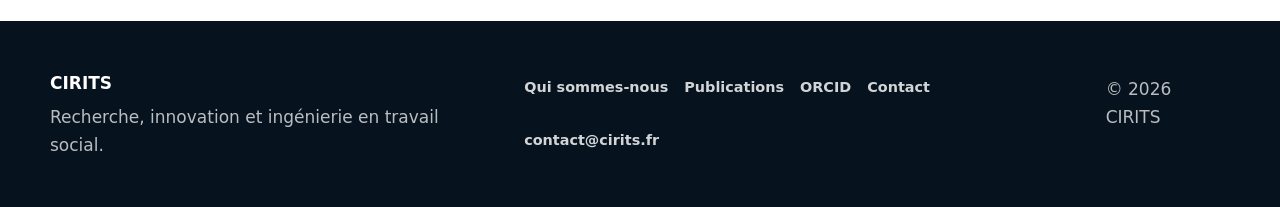
<file: programmes/index.html>
<!doctype html>
<html lang="fr">
<head>
  <meta charset="utf-8"><meta name="viewport" content="width=device-width, initial-scale=1">
  <meta name="theme-color" content="#0c2033">
  <link rel="icon" type="image/svg+xml" href="/assets/favicon.svg">
  <title>Programmes de recherche et d’innovation | CIRITS</title>
  <meta name="description" content="Programmes de recherche et d’innovation du CIRITS sur la protection de l’enfance, la criminalité forcée, les sorties durables et l’ingénierie sociale.">
  <meta name="robots" content="index,follow">
  <link rel="canonical" href="https://cirits.fr/programmes/">
  <meta property="og:type" content="website">
  <meta property="og:site_name" content="CIRITS">
  <meta property="og:locale" content="fr_FR">
  <meta property="og:title" content="Programmes de recherche et d’innovation | CIRITS">
  <meta property="og:description" content="Programmes du CIRITS en protection de l'enfance, criminalité forcée, recherche-action et ingénierie des parcours.">
  <meta property="og:url" content="https://cirits.fr/programmes/">
  <meta property="og:image" content="https://cirits.fr/assets/og-cirits.jpg">
  <meta property="og:image:width" content="400">
  <meta property="og:image:height" content="210">
  <meta property="og:image:alt" content="CIRITS — Recherches et innovations en travail social">
  <meta name="twitter:card" content="summary_large_image">
  <meta name="twitter:image" content="https://cirits.fr/assets/og-cirits.jpg">
  <meta name="twitter:image:alt" content="CIRITS — Recherches et innovations en travail social"><link rel="stylesheet" href="../assets/styles.css">
  <script type="application/ld+json">
  {
    "@context": "https://schema.org",
    "@type": "CollectionPage",
    "@id": "https://cirits.fr/programmes/#page",
    "url": "https://cirits.fr/programmes/",
    "name": "Programmes du CIRITS",
    "description": "Programmes de recherche et d’innovation du CIRITS en protection de l’enfance, criminalité forcée et ingénierie des parcours.",
    "inLanguage": "fr",
    "isPartOf": {
      "@id": "https://cirits.fr/#website"
    },
    "hasPart": [
      {
        "@id": "https://cirits.fr/programmes/child-exit/#project"
      }
    ]
  }
  </script>
</head>
<body>
  <a class="skip-link" href="#contenu">Aller au contenu</a>
  <header class="site-header"><div class="nav-shell"><a class="brand" href="../"><span class="brand-mark">C</span><span>CIRITS</span></a><button class="menu-button" type="button" data-menu-button aria-expanded="false" aria-controls="menu">Menu</button><nav class="site-nav" id="menu" data-menu aria-label="Navigation principale"><a href="../">Accueil</a><a href="../qui-sommes-nous/">Qui sommes-nous</a><a href="../recherches/">Recherches</a><a href="./" aria-current="page">Programmes</a><a href="../observatoire/">Observatoire</a><a href="../publications/">Publications</a>
        <a href="../contact/">Contact</a></nav></div></header>
  <main id="contenu">
    <section class="page-hero"><div class="page-hero-inner"><p class="eyebrow">Ingénierie de programme</p><h1>Transformer une question de protection en programme de recherche et d’intervention.</h1><p class="lead">Le CIRITS conçoit des programmes de recherche, des cadres d’intervention et des outils transférables pour les situations à forte complexité.</p></div></section>
   <section class="section section-white">
  <div class="section-inner">
    <div class="section-head">
      <div>
        <p class="eyebrow">Programme de recherche</p>
        <h2>CHILD-EXIT</h2>
      </div>
    </div>

    <p class="section-intro">
      <strong>From immediate protection to sustainable exit.</strong>
    </p>

    <p>
      Cadre de recherche et de développement d’intervention du CIRITS consacré
      aux trajectoires de sortie durable des mineurs victimes de criminalité forcée.
    </p>

    <p>
      CHILD-EXIT interroge les conditions permettant de passer de la protection
      immédiate à une alternative crédible et durable dans le temps.
    </p>

    <div class="grid-3" style="margin-top:2rem">
      <article class="card">
        <h3>Objet</h3>
        <p>Mineurs victimes de criminalité forcée, exploitation criminelle et situations d’emprise dans lesquelles l’infraction apparente peut masquer une victimisation.</p>
      </article>
      <article class="card">
        <h3>Question centrale</h3>
        <p>Quelles conditions permettent qu’une protection immédiate devienne une sortie durable, crédible et soutenable dans le temps ?</p>
      </article>
      <article class="card">
        <h3>Statut</h3>
        <p>Cadre de recherche et de développement d’intervention en cours de formalisation, de comparaison internationale et de mise à l’épreuve empirique.</p>
      </article>
    </div>

    <p style="margin-top:2rem">
      <a href="./child-exit/"><strong>Découvrir CHILD-EXIT →</strong></a>
    </p>
    <p>
      <a href="../recherches/trajectoires-transformationnelles/">Voir le cadre des trajectoires transformationnelles →</a>
    </p>
    <p>
      <a href="../publications/">Consulter les Notes CIRITS associées →</a>
    </p>
  </div>
</section>
  </main>
  <footer class="site-footer"><div class="site-footer-inner"><div><strong>CIRITS</strong><p>Recherche, innovation et ingénierie en travail social.</p></div><div class="footer-links">
        <a href="/qui-sommes-nous/">Qui sommes-nous</a>
        <a href="/publications/">Publications</a>
        <a href="https://orcid.org/0009-0007-4554-3817" rel="me external">ORCID</a>
      
        <a href="/contact/">Contact</a>
        <a href="/contact/#ecrire">contact@cirits.fr</a></div>
      <div><p>© <span data-year>2026</span> CIRITS</p></div></div></footer><script src="../assets/main.js"></script>
</body></html>
</file>
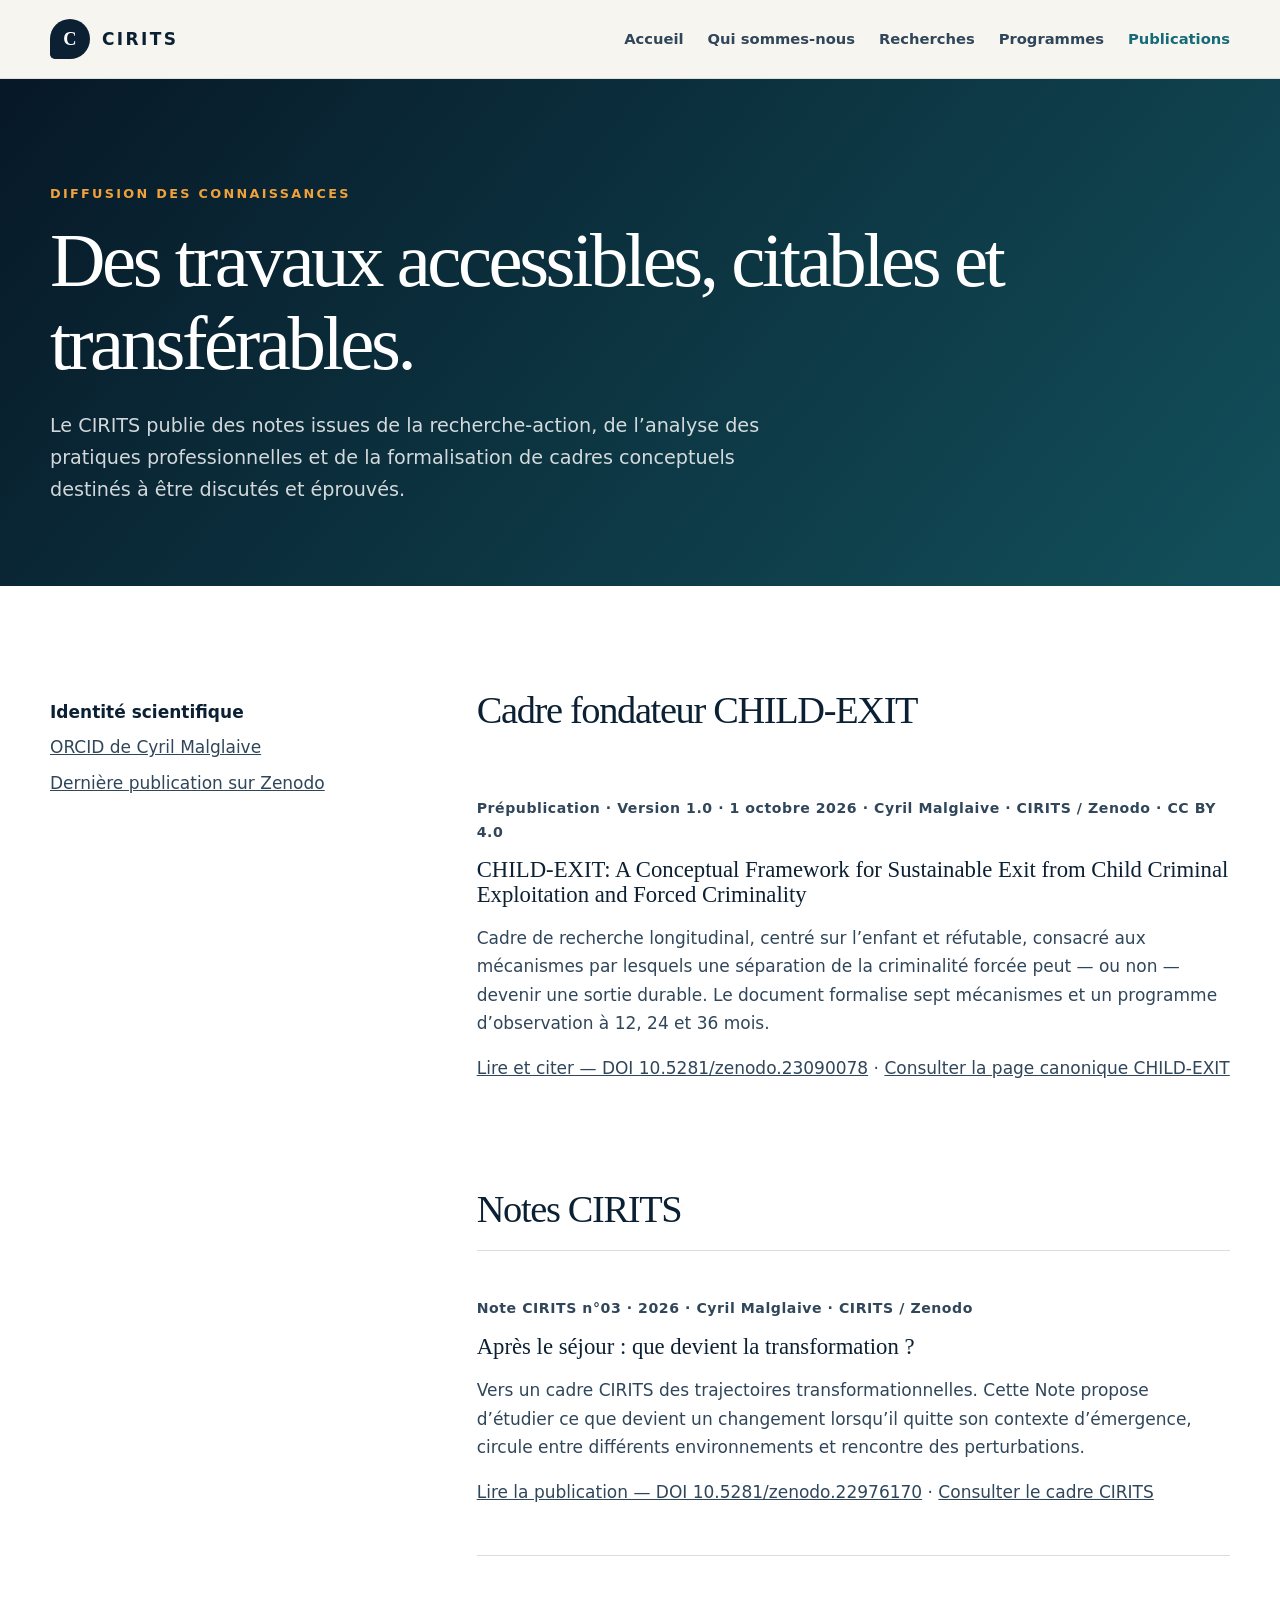
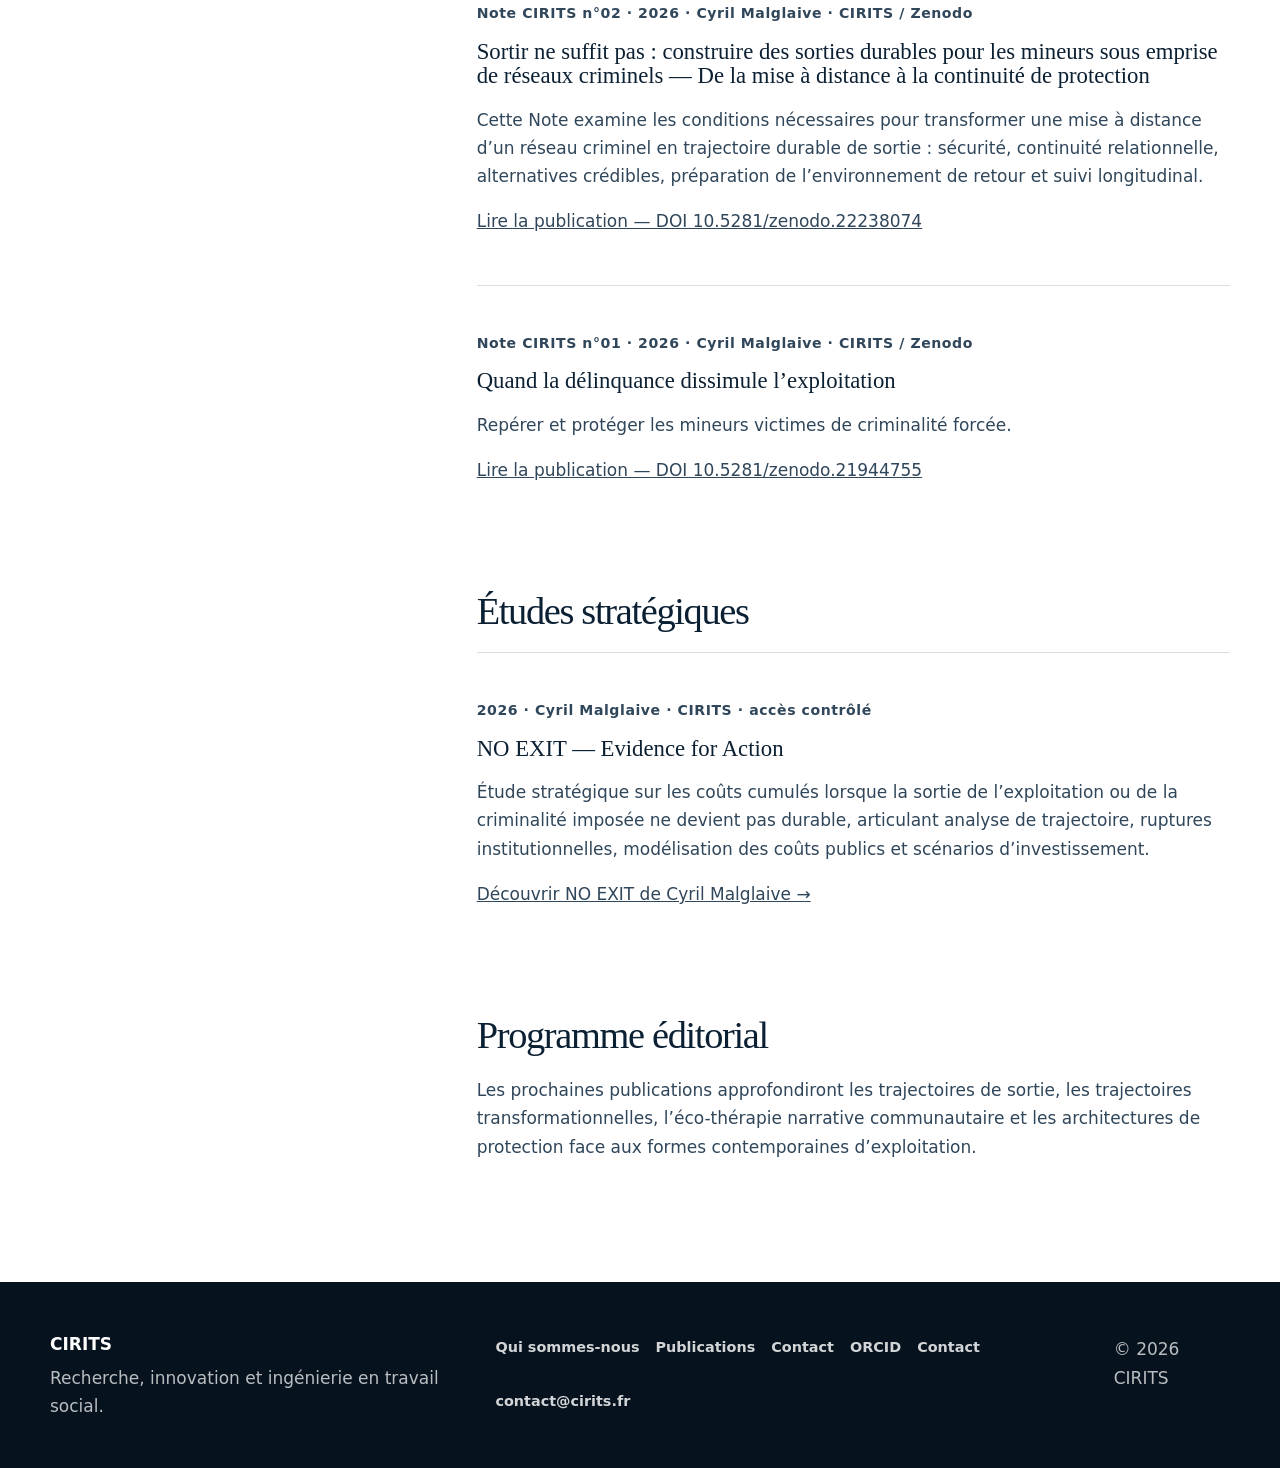
<file: publications/index.html>
<!doctype html>
<html lang="fr">
<head>
  <meta charset="utf-8"><meta name="viewport" content="width=device-width, initial-scale=1">
  <meta name="theme-color" content="#0c2033">
  <link rel="icon" type="image/svg+xml" href="/assets/favicon.svg">
  <title>Publications et notes de recherche | CIRITS</title>
  <meta name="description" content="Publications, notes et identifiants scientifiques du CIRITS sur la protection de l'enfance, la criminalité forcée et les trajectoires transformationnelles.">
  <meta name="robots" content="index,follow,max-image-preview:large">
  <link rel="canonical" href="https://cirits.fr/publications/">
  <meta property="og:type" content="website">
  <meta property="og:site_name" content="CIRITS">
  <meta property="og:locale" content="fr_FR">
  <meta property="og:title" content="Publications et notes de recherche | CIRITS">
  <meta property="og:description" content="Publications, notes et identifiants scientifiques du CIRITS sur la protection de l'enfance, la criminalité forcée et les trajectoires transformationnelles.">
  <meta property="og:url" content="https://cirits.fr/publications/">
  <meta property="og:image" content="https://cirits.fr/assets/og-cirits.jpg">
  <meta property="og:image:width" content="400">
  <meta property="og:image:height" content="210">
  <meta property="og:image:alt" content="CIRITS — Recherches et innovations en travail social">
  <meta name="twitter:card" content="summary_large_image">
  <meta name="twitter:image" content="https://cirits.fr/assets/og-cirits.jpg">
  <meta name="twitter:image:alt" content="CIRITS — Recherches et innovations en travail social"><link rel="stylesheet" href="../assets/styles.css">
  <script type="application/ld+json">
  {
    "@context":"https://schema.org",
    "@type":"CollectionPage",
    "@id":"https://cirits.fr/publications/#collection",
    "url":"https://cirits.fr/publications/",
    "name":"Publications et Notes CIRITS",
    "inLanguage":"fr",
    "hasPart":[
      {
        "@type":"ScholarlyArticle",
        "name":"CHILD-EXIT: A Conceptual Framework for Sustainable Exit from Child Criminal Exploitation and Forced Criminality",
        "identifier":"https://doi.org/10.5281/zenodo.23090078",
        "url":"https://doi.org/10.5281/zenodo.23090078",
        "datePublished":"2026-10-01",
        "inLanguage":"en",
        "author":{"@type":"Person","name":"Cyril Malglaive","sameAs":"https://orcid.org/0009-0007-4554-3817"}
      },
      {
        "@type":"ScholarlyArticle",
        "name":"Après le séjour : que devient la transformation ?",
        "identifier":"https://doi.org/10.5281/zenodo.22976170",
        "url":"https://doi.org/10.5281/zenodo.22976170",
        "datePublished":"2026-09-26",
        "author":{"@type":"Person","name":"Cyril Malglaive","sameAs":"https://orcid.org/0009-0007-4554-3817"}
      },
      {
        "@type":"ScholarlyArticle",
        "name":"Sortir ne suffit pas : construire des sorties durables pour les mineurs sous emprise de réseaux criminels",
        "identifier":"https://doi.org/10.5281/zenodo.22238074",
        "url":"https://doi.org/10.5281/zenodo.22238074",
        "datePublished":"2026",
        "author":{"@type":"Person","name":"Cyril Malglaive","sameAs":"https://orcid.org/0009-0007-4554-3817"}
      },
      {
        "@type":"ScholarlyArticle",
        "name":"Quand la délinquance dissimule l’exploitation",
        "identifier":"https://doi.org/10.5281/zenodo.21944755",
        "url":"https://doi.org/10.5281/zenodo.21944755",
        "datePublished":"2026",
        "author":{"@type":"Person","name":"Cyril Malglaive","sameAs":"https://orcid.org/0009-0007-4554-3817"}
      }
    ]
  }
  </script>
</head>
<body>
  <a class="skip-link" href="#contenu">Aller au contenu</a>
  <header class="site-header"><div class="nav-shell"><a class="brand" href="../"><span class="brand-mark">C</span><span>CIRITS</span></a><button class="menu-button" type="button" data-menu-button aria-expanded="false" aria-controls="menu">Menu</button><nav class="site-nav" id="menu" data-menu aria-label="Navigation principale"><a href="../">Accueil</a><a href="../qui-sommes-nous/">Qui sommes-nous</a><a href="../recherches/">Recherches</a><a href="../programmes/">Programmes</a><a href="./" aria-current="page">Publications</a></nav></div></header>
  <main id="contenu">
    <section class="page-hero"><div class="page-hero-inner"><p class="eyebrow">Diffusion des connaissances</p><h1>Des travaux accessibles, citables et transférables.</h1><p class="lead">Le CIRITS publie des notes issues de la recherche-action, de l’analyse des pratiques professionnelles et de la formalisation de cadres conceptuels destinés à être discutés et éprouvés.</p></div></section>

    <section class="section section-white"><div class="section-inner content-grid">
      <aside class="sticky-index">
        <p><strong>Identité scientifique</strong></p>
        <p><a href="https://orcid.org/0009-0007-4554-3817" rel="me external">ORCID de Cyril Malglaive</a></p>
        <p><a href="https://doi.org/10.5281/zenodo.23090078" rel="external">Dernière publication sur Zenodo</a></p>
      </aside>

      <article class="prose">
        <h2>Cadre fondateur CHILD-EXIT</h2>
        <section class="publication">
          <p class="publication-meta">Prépublication · Version 1.0 · 1 octobre 2026 · Cyril Malglaive · CIRITS / Zenodo · CC BY 4.0</p>
          <h3>CHILD-EXIT: A Conceptual Framework for Sustainable Exit from Child Criminal Exploitation and Forced Criminality</h3>
          <p>Cadre de recherche longitudinal, centré sur l’enfant et réfutable, consacré aux mécanismes par lesquels une séparation de la criminalité forcée peut — ou non — devenir une sortie durable. Le document formalise sept mécanismes et un programme d’observation à 12, 24 et 36 mois.</p>
          <p>
            <a href="https://doi.org/10.5281/zenodo.23090078" target="_blank" rel="noopener">Lire et citer — DOI 10.5281/zenodo.23090078</a>
            ·
            <a href="../programmes/child-exit/">Consulter la page canonique CHILD-EXIT</a>
          </p>
        </section>

        <h2>Notes CIRITS</h2>

        <section class="publication">
          <p class="publication-meta">Note CIRITS n°03 · 2026 · Cyril Malglaive · CIRITS / Zenodo</p>
          <h3>Après le séjour : que devient la transformation ?</h3>
          <p>Vers un cadre CIRITS des trajectoires transformationnelles. Cette Note propose d’étudier ce que devient un changement lorsqu’il quitte son contexte d’émergence, circule entre différents environnements et rencontre des perturbations.</p>
          <p>
            <a href="https://doi.org/10.5281/zenodo.22976170" target="_blank" rel="noopener">Lire la publication — DOI 10.5281/zenodo.22976170</a>
            ·
            <a href="../recherches/trajectoires-transformationnelles/">Consulter le cadre CIRITS</a>
          </p>
        </section>

        <section class="publication">
          <p class="publication-meta">Note CIRITS n°02 · 2026 · Cyril Malglaive · CIRITS / Zenodo</p>
          <h3>Sortir ne suffit pas : construire des sorties durables pour les mineurs sous emprise de réseaux criminels — De la mise à distance à la continuité de protection</h3>
          <p>Cette Note examine les conditions nécessaires pour transformer une mise à distance d’un réseau criminel en trajectoire durable de sortie : sécurité, continuité relationnelle, alternatives crédibles, préparation de l’environnement de retour et suivi longitudinal.</p>
          <p><a href="https://doi.org/10.5281/zenodo.22238074" target="_blank" rel="noopener">Lire la publication — DOI 10.5281/zenodo.22238074</a></p>
        </section>

        <section class="publication">
          <p class="publication-meta">Note CIRITS n°01 · 2026 · Cyril Malglaive · CIRITS / Zenodo</p>
          <h3>Quand la délinquance dissimule l’exploitation</h3>
          <p>Repérer et protéger les mineurs victimes de criminalité forcée.</p>
          <p><a href="https://doi.org/10.5281/zenodo.21944755" target="_blank" rel="noopener">Lire la publication — DOI 10.5281/zenodo.21944755</a></p>
        </section>

        <h2>Études stratégiques</h2>
        <section class="publication">
          <p class="publication-meta">2026 · Cyril Malglaive · CIRITS · accès contrôlé</p>
          <h3>NO EXIT — Evidence for Action</h3>
          <p>Étude stratégique sur les coûts cumulés lorsque la sortie de l’exploitation ou de la criminalité imposée ne devient pas durable, articulant analyse de trajectoire, ruptures institutionnelles, modélisation des coûts publics et scénarios d’investissement.</p>
          <p><a href="../recherches/no-exit/">Découvrir NO EXIT de Cyril Malglaive →</a></p>
        </section>

        <h2>Programme éditorial</h2>
        <p>Les prochaines publications approfondiront les trajectoires de sortie, les trajectoires transformationnelles, l’éco-thérapie narrative communautaire et les architectures de protection face aux formes contemporaines d’exploitation.</p>
      </article>
    </div></section>
  </main>

  <footer class="site-footer"><div class="site-footer-inner"><div><strong>CIRITS</strong><p>Recherche, innovation et ingénierie en travail social.</p></div><div class="footer-links">
        <a href="/qui-sommes-nous/">Qui sommes-nous</a>
        <a href="/publications/">Publications</a>
        <a href="../contact/">Contact</a>
        <a href="https://orcid.org/0009-0007-4554-3817" rel="me external">ORCID</a>
      
        <a href="/contact/">Contact</a>
        <a href="/contact/#ecrire">contact@cirits.fr</a></div>
      <div><p>© <span data-year>2026</span> CIRITS</p></div></div></footer>
  <script src="../assets/main.js"></script>
</body>
</html>
</file>
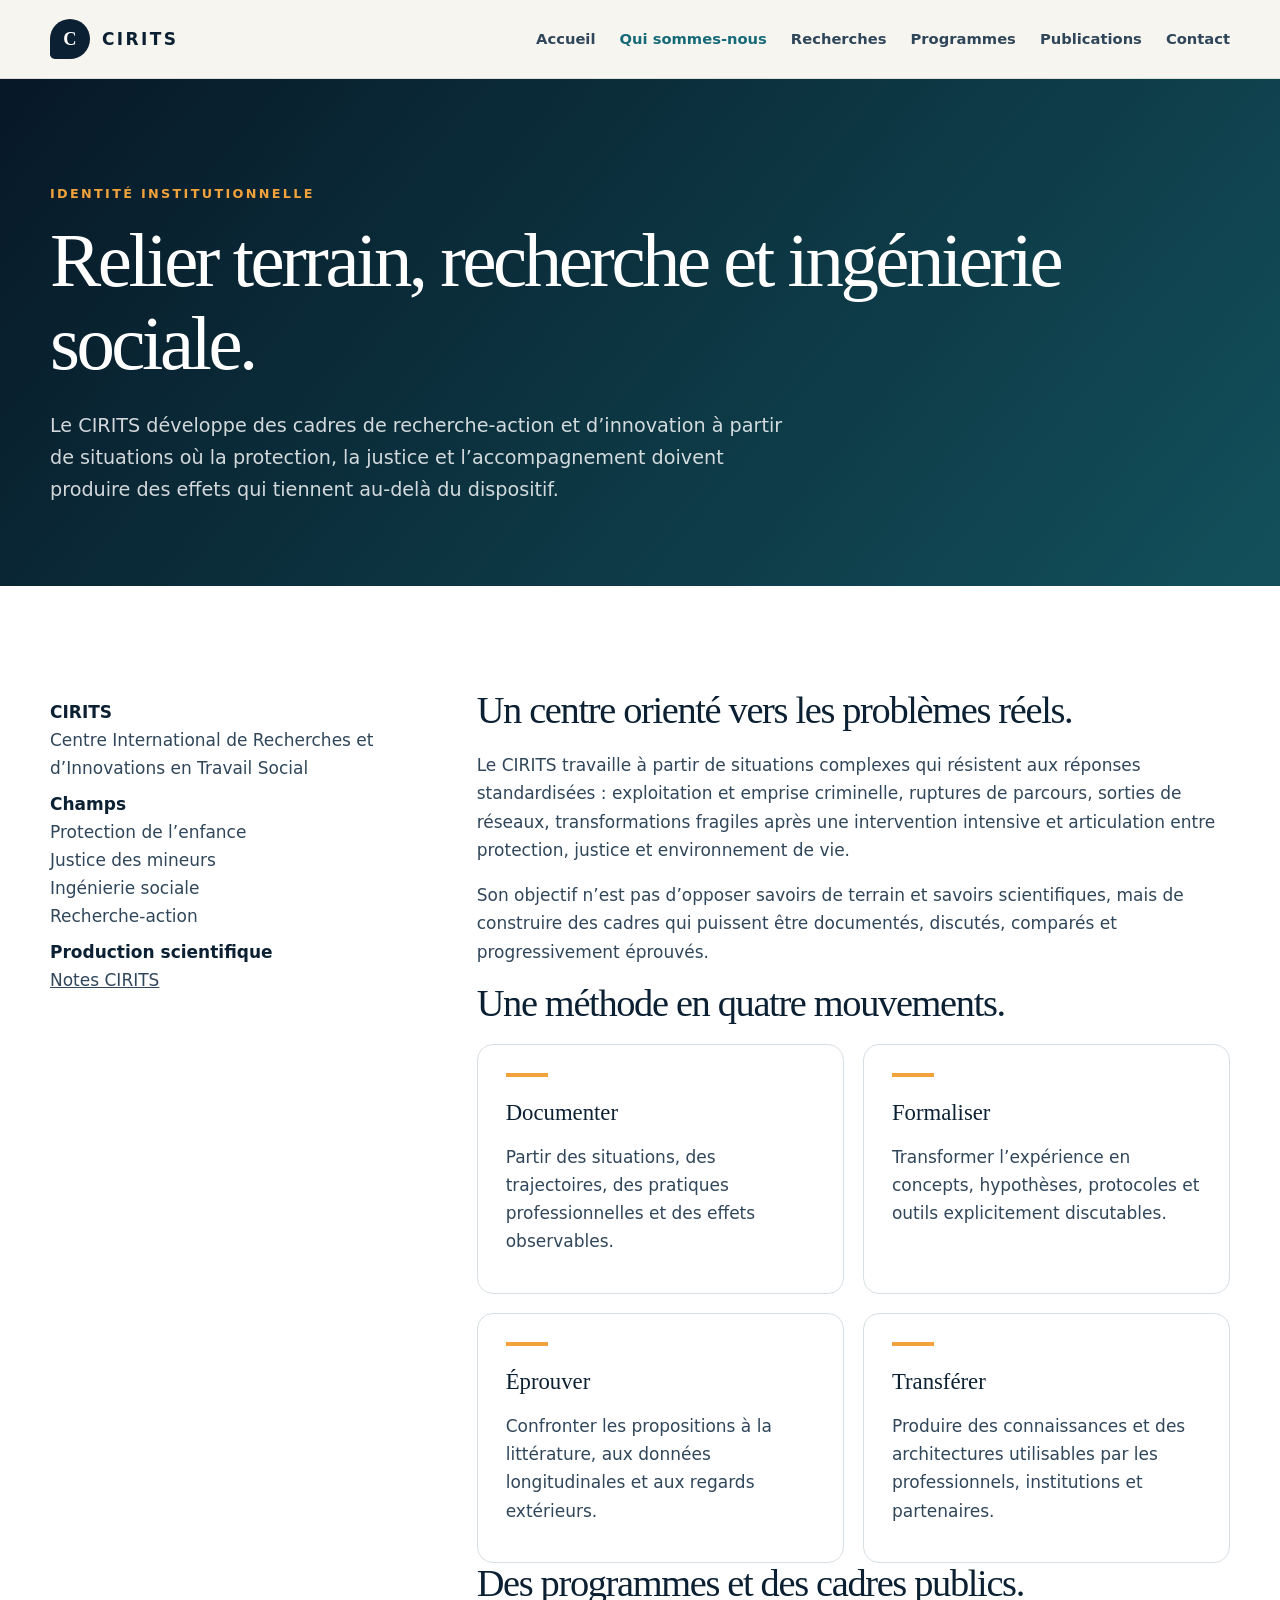
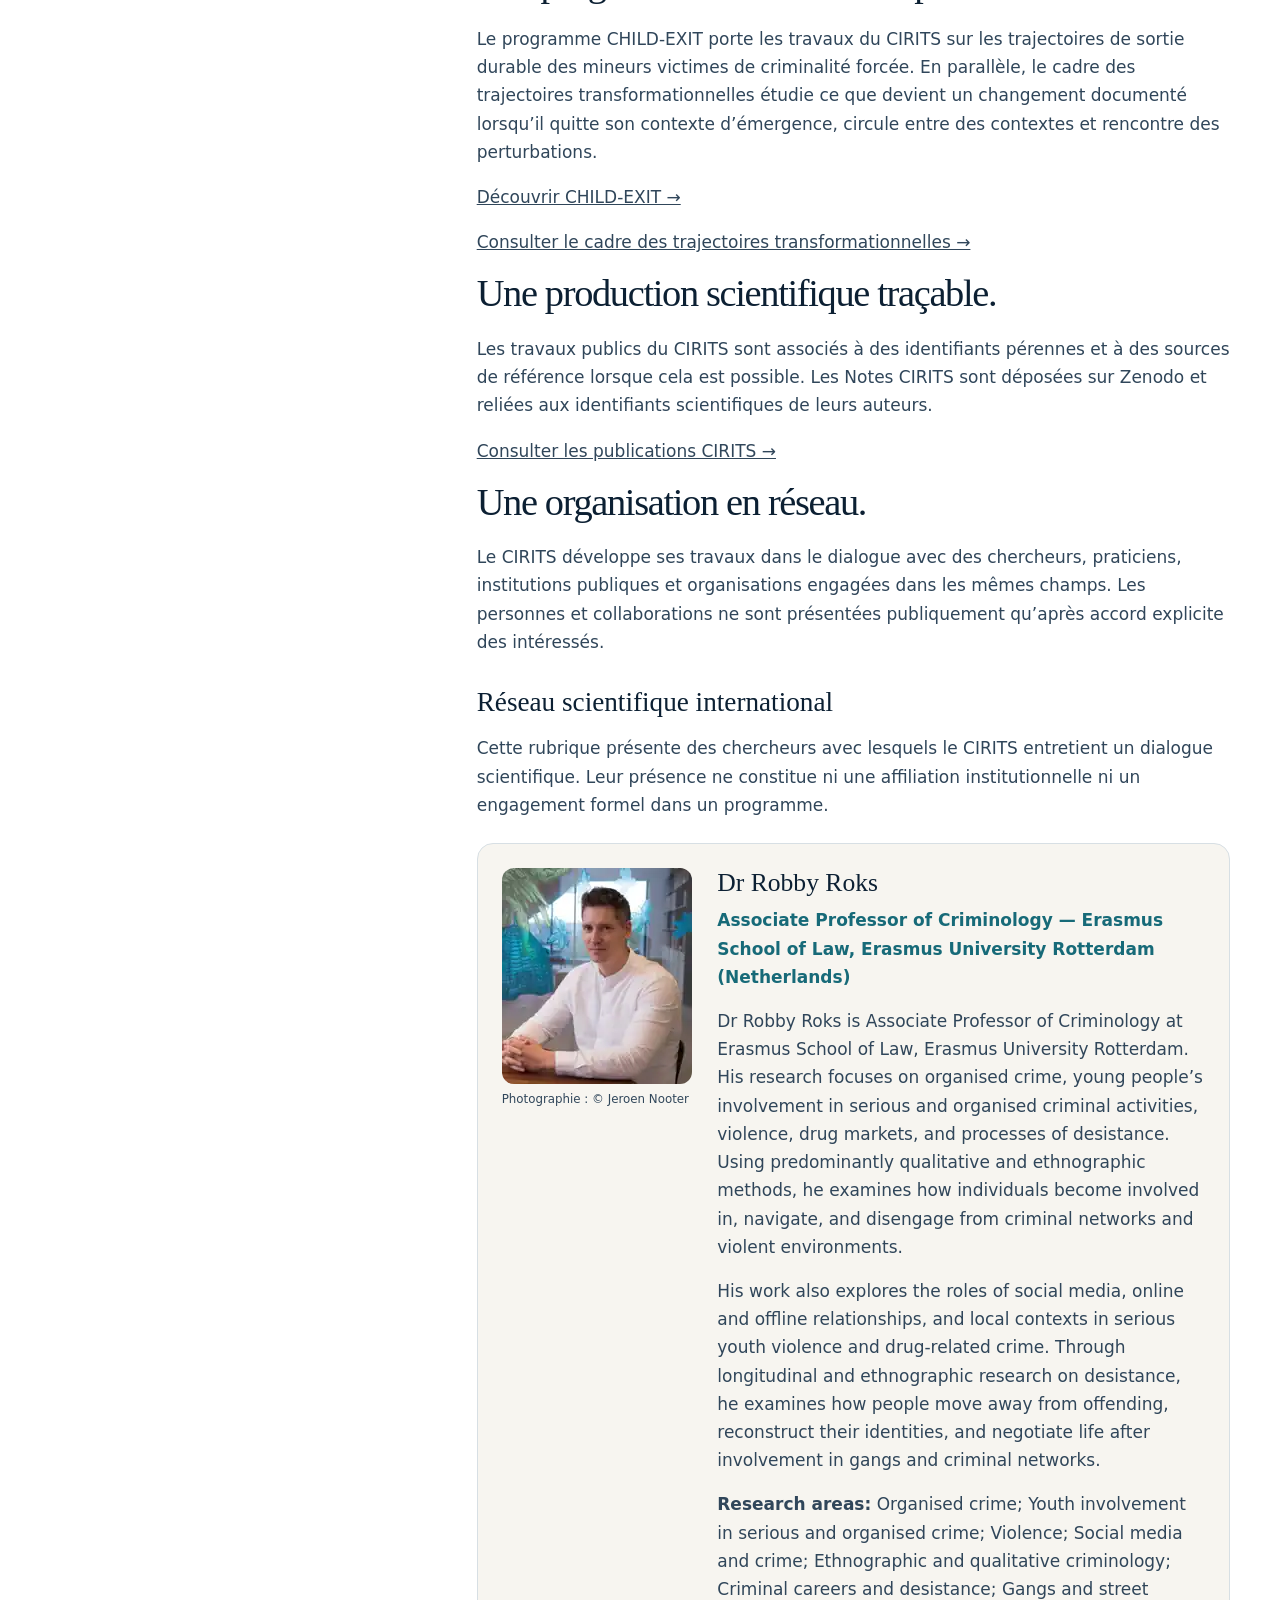
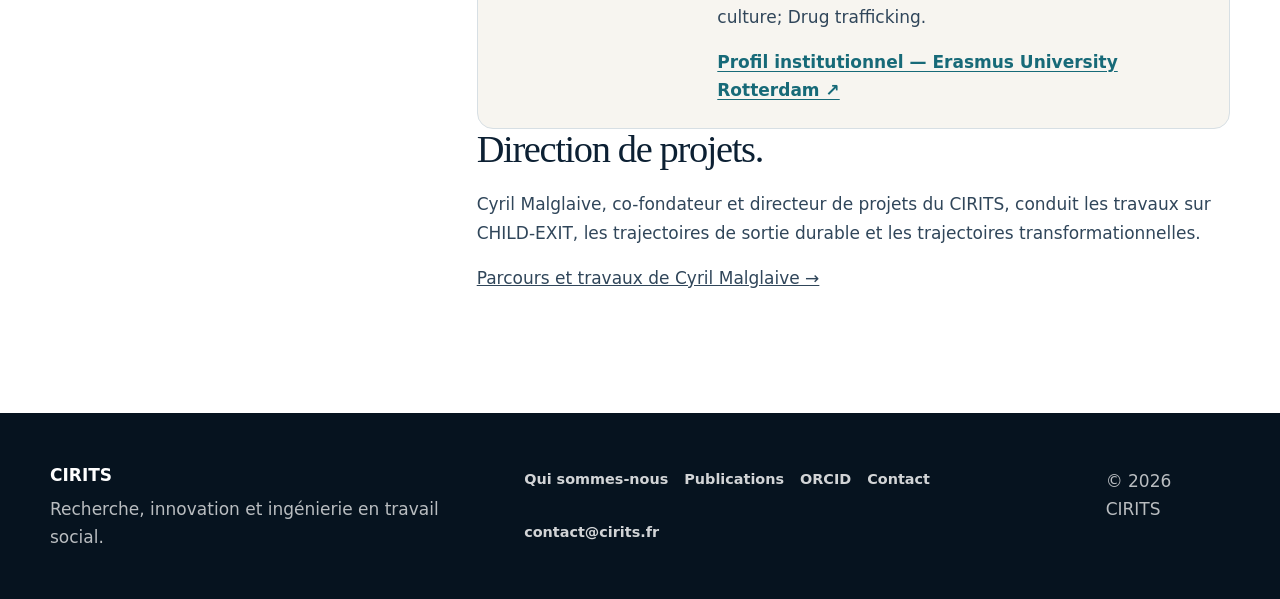
<file: qui-sommes-nous/index.html>
<!doctype html>
<html lang="fr">
<head>
  <meta charset="utf-8">
  <meta name="viewport" content="width=device-width, initial-scale=1">
  <meta name="theme-color" content="#0c2033">
  <link rel="icon" type="image/svg+xml" href="/assets/favicon.svg">
  <title>Qui sommes-nous ? | CIRITS</title>
  <meta name="description" content="Le CIRITS relie recherche-action, terrain et ingénierie sociale en protection de l’enfance, justice des mineurs et transformations durables.">
  <meta name="robots" content="index,follow,max-image-preview:large">
  <link rel="canonical" href="https://cirits.fr/qui-sommes-nous/">
  <meta property="og:type" content="website">
  <meta property="og:site_name" content="CIRITS">
  <meta property="og:locale" content="fr_FR">
  <meta property="og:title" content="Qui sommes-nous ? | CIRITS">
  <meta property="og:description" content="Le CIRITS relie recherche-action, terrain et ingénierie sociale en protection de l’enfance, justice des mineurs et transformations durables.">
  <meta property="og:url" content="https://cirits.fr/qui-sommes-nous/">
  <meta property="og:image" content="https://cirits.fr/assets/og-cirits.jpg">
  <meta property="og:image:width" content="400">
  <meta property="og:image:height" content="210">
  <meta property="og:image:alt" content="CIRITS — Recherches et innovations en travail social">
  <meta name="twitter:card" content="summary_large_image">
  <meta name="twitter:image" content="https://cirits.fr/assets/og-cirits.jpg">
  <meta name="twitter:image:alt" content="CIRITS — Recherches et innovations en travail social">
  <link rel="stylesheet" href="../assets/styles.css">
  <script type="application/ld+json">
  {
    "@context":"https://schema.org",
    "@type":"Organization",
    "@id":"https://cirits.fr/#organization",
    "name":"Centre International de Recherches et d’Innovations en Travail Social",
    "alternateName":"CIRITS",
    "url":"https://cirits.fr/",
    "description":"Centre de recherche-action et d’innovation en travail social, protection de l’enfance, justice des mineurs et ingénierie sociale."
  }
  </script>
</head>
<body>
  <a class="skip-link" href="#contenu">Aller au contenu</a>

  <header class="site-header">
    <div class="nav-shell">
      <a class="brand" href="../" aria-label="Accueil du CIRITS"><span class="brand-mark">C</span><span>CIRITS</span></a>
      <button class="menu-button" type="button" data-menu-button aria-expanded="false" aria-controls="menu">Menu</button>
      <nav class="site-nav" id="menu" data-menu aria-label="Navigation principale">
        <a href="../">Accueil</a>
        <a href="./" aria-current="page">Qui sommes-nous</a>
        <a href="../recherches/">Recherches</a>
        <a href="../programmes/">Programmes</a>
        <a href="../publications/">Publications</a>
        <a href="../contact/">Contact</a>
      </nav>
    </div>
  </header>

  <main id="contenu">
    <section class="page-hero">
      <div class="page-hero-inner">
        <p class="eyebrow">Identité institutionnelle</p>
        <h1>Relier terrain, recherche et ingénierie sociale.</h1>
        <p class="lead">Le CIRITS développe des cadres de recherche-action et d’innovation à partir de situations où la protection, la justice et l’accompagnement doivent produire des effets qui tiennent au-delà du dispositif.</p>
      </div>
    </section>

    <section class="section section-white">
      <div class="section-inner content-grid">
        <aside class="sticky-index">
          <p><strong>CIRITS</strong><br>Centre International de Recherches et d’Innovations en Travail Social</p>
          <p><strong>Champs</strong><br>Protection de l’enfance<br>Justice des mineurs<br>Ingénierie sociale<br>Recherche-action</p>
          <p><strong>Production scientifique</strong><br><a href="../publications/">Notes CIRITS</a></p>
        </aside>

        <article class="prose">
          <section>
            <h2>Un centre orienté vers les problèmes réels.</h2>
            <p>Le CIRITS travaille à partir de situations complexes qui résistent aux réponses standardisées : exploitation et emprise criminelle, ruptures de parcours, sorties de réseaux, transformations fragiles après une intervention intensive et articulation entre protection, justice et environnement de vie.</p>
            <p>Son objectif n’est pas d’opposer savoirs de terrain et savoirs scientifiques, mais de construire des cadres qui puissent être documentés, discutés, comparés et progressivement éprouvés.</p>
          </section>

          <section>
            <h2>Une méthode en quatre mouvements.</h2>
            <div class="grid-4">
              <article class="card"><h3>Documenter</h3><p>Partir des situations, des trajectoires, des pratiques professionnelles et des effets observables.</p></article>
              <article class="card"><h3>Formaliser</h3><p>Transformer l’expérience en concepts, hypothèses, protocoles et outils explicitement discutables.</p></article>
              <article class="card"><h3>Éprouver</h3><p>Confronter les propositions à la littérature, aux données longitudinales et aux regards extérieurs.</p></article>
              <article class="card"><h3>Transférer</h3><p>Produire des connaissances et des architectures utilisables par les professionnels, institutions et partenaires.</p></article>
            </div>
          </section>

          <section>
            <h2>Des programmes et des cadres publics.</h2>
            <p>Le programme CHILD-EXIT porte les travaux du CIRITS sur les trajectoires de sortie durable des mineurs victimes de criminalité forcée. En parallèle, le cadre des trajectoires transformationnelles étudie ce que devient un changement documenté lorsqu’il quitte son contexte d’émergence, circule entre des contextes et rencontre des perturbations.</p>
            <p><a href="../programmes/child-exit/">Découvrir CHILD-EXIT →</a></p>
            <p><a href="../recherches/trajectoires-transformationnelles/">Consulter le cadre des trajectoires transformationnelles →</a></p>
          </section>

          <section>
            <h2>Une production scientifique traçable.</h2>
            <p>Les travaux publics du CIRITS sont associés à des identifiants pérennes et à des sources de référence lorsque cela est possible. Les Notes CIRITS sont déposées sur Zenodo et reliées aux identifiants scientifiques de leurs auteurs.</p>
            <p><a href="../publications/">Consulter les publications CIRITS →</a></p>
          </section>

          <section>
            <h2>Une organisation en réseau.</h2>
            <p>Le CIRITS développe ses travaux dans le dialogue avec des chercheurs, praticiens, institutions publiques et organisations engagées dans les mêmes champs. Les personnes et collaborations ne sont présentées publiquement qu’après accord explicite des intéressés.</p>
            <div class="research-network" id="reseau-scientifique">
              <h3>Réseau scientifique international</h3>
              <p>Cette rubrique présente des chercheurs avec lesquels le CIRITS entretient un dialogue scientifique. Leur présence ne constitue ni une affiliation institutionnelle ni un engagement formel dans un programme.</p>
              <article class="researcher-profile" aria-labelledby="robby-roks-title">
                <figure class="researcher-photo">
                  <img src="../assets/robby-roks.webp" alt="Portrait du Dr Robby Roks" width="190" height="216" loading="lazy" decoding="async">
                  <figcaption>Photographie : © Jeroen Nooter</figcaption>
                </figure>
                <div class="researcher-details">
                  <h4 id="robby-roks-title">Dr Robby Roks</h4>
                  <p class="researcher-role">Associate Professor of Criminology — Erasmus School of Law, Erasmus University Rotterdam (Netherlands)</p>
                  <p>Dr Robby Roks is Associate Professor of Criminology at Erasmus School of Law, Erasmus University Rotterdam. His research focuses on organised crime, young people’s involvement in serious and organised criminal activities, violence, drug markets, and processes of desistance. Using predominantly qualitative and ethnographic methods, he examines how individuals become involved in, navigate, and disengage from criminal networks and violent environments.</p>
                  <p>His work also explores the roles of social media, online and offline relationships, and local contexts in serious youth violence and drug-related crime. Through longitudinal and ethnographic research on desistance, he examines how people move away from offending, reconstruct their identities, and negotiate life after involvement in gangs and criminal networks.</p>
                  <p><strong>Research areas:</strong> Organised crime; Youth involvement in serious and organised crime; Violence; Social media and crime; Ethnographic and qualitative criminology; Criminal careers and desistance; Gangs and street culture; Drug trafficking.</p>
                  <p><a href="https://pure.eur.nl/en/persons/robby-roks/" target="_blank" rel="noopener noreferrer external">Profil institutionnel — Erasmus University Rotterdam ↗</a></p>
                </div>
              </article>
            </div>

          </section>

          <section>
            <h2>Direction de projets.</h2>
            <p>Cyril Malglaive, co-fondateur et directeur de projets du CIRITS, conduit les travaux sur CHILD-EXIT, les trajectoires de sortie durable et les trajectoires transformationnelles.</p>
            <p><a href="../cyril-malglaive/">Parcours et travaux de Cyril Malglaive →</a></p>
          </section>
        </article>
      </div>
    </section>
  </main>

  <footer class="site-footer">
    <div class="site-footer-inner">
      <div><strong>CIRITS</strong><p>Recherche, innovation et ingénierie en travail social.</p></div>
      <div class="footer-links">
        <a href="/qui-sommes-nous/">Qui sommes-nous</a>
        <a href="/publications/">Publications</a>
        <a href="https://orcid.org/0009-0007-4554-3817" rel="me external">ORCID</a>
      
        <a href="/contact/">Contact</a>
        <a href="/contact/#ecrire">contact@cirits.fr</a></div>
      <div><p>© <span data-year>2026</span> CIRITS</p></div>
    </div>
  </footer>

  <script src="../assets/main.js"></script>
</body>
</html>
</file>
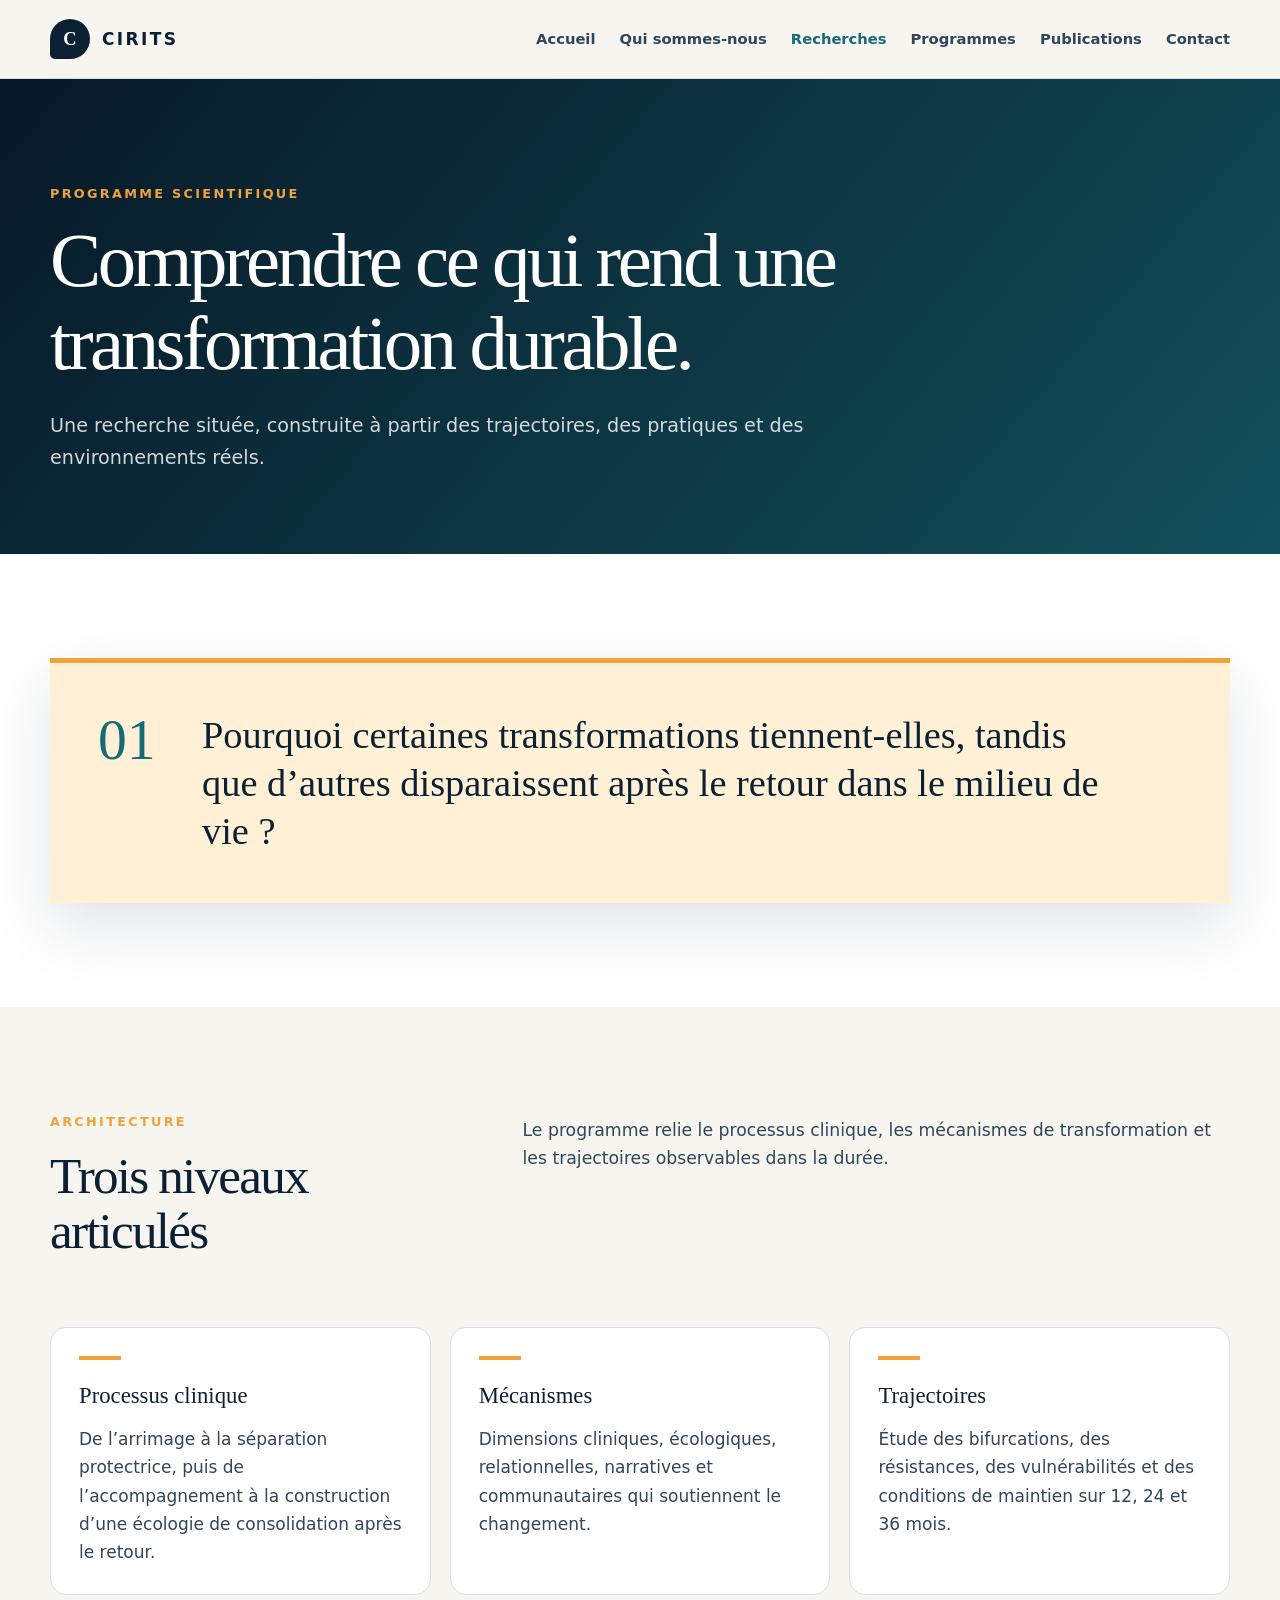
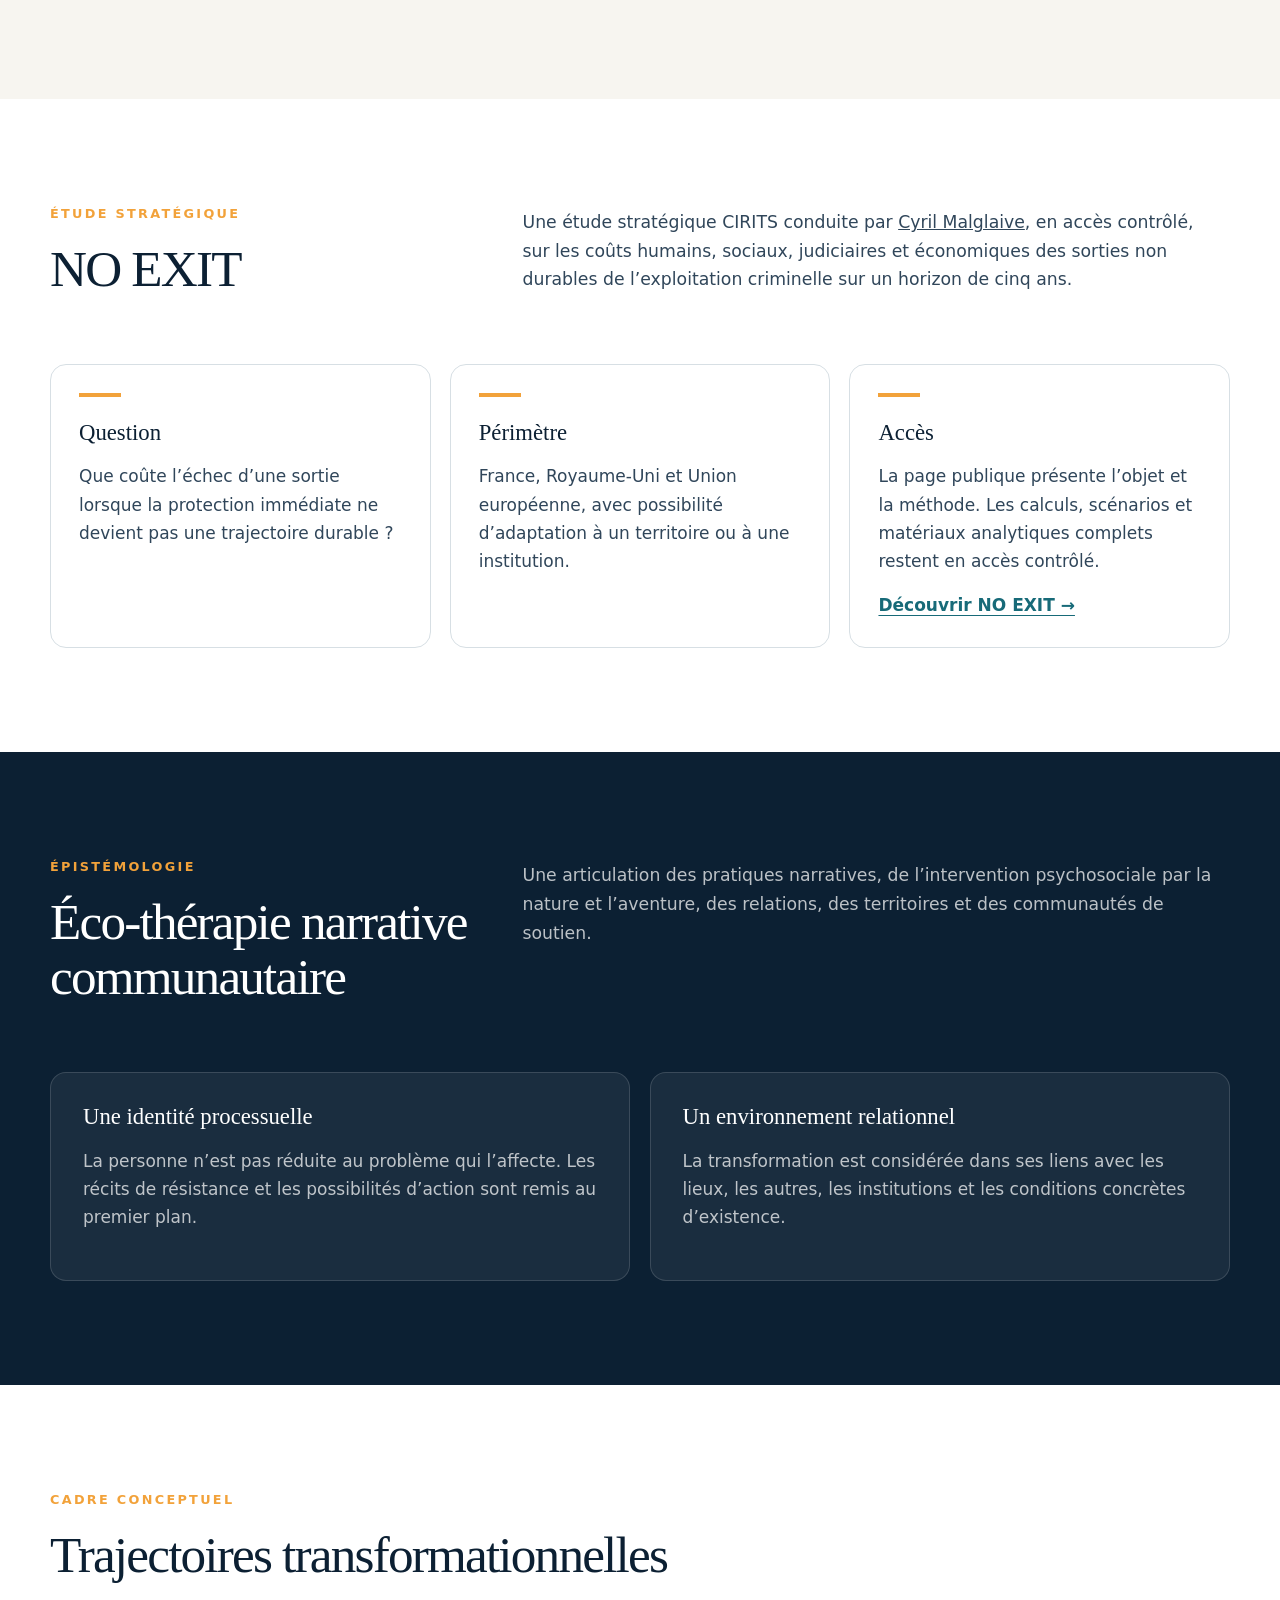
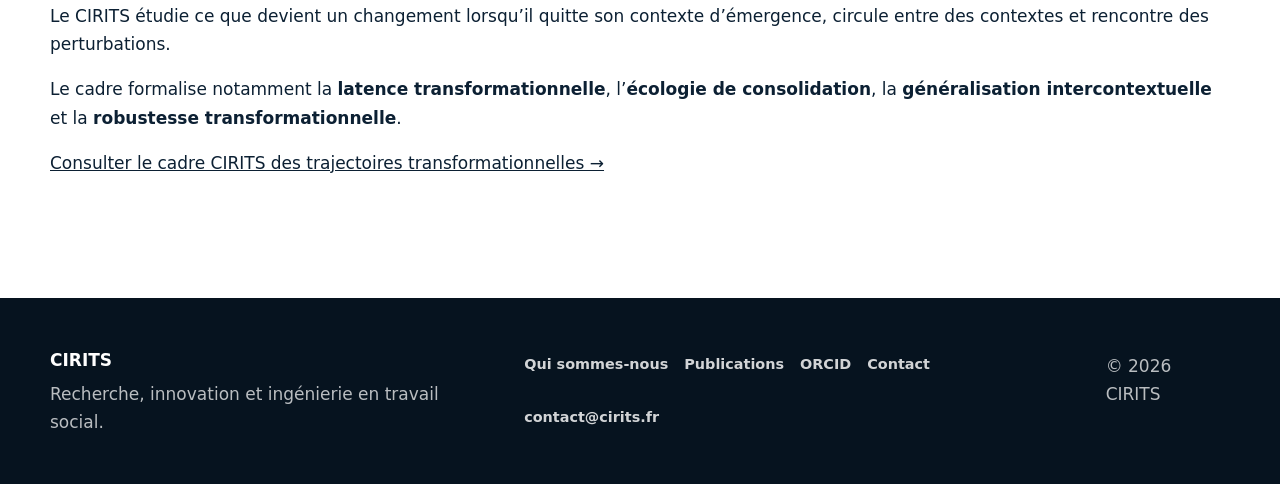
<file: recherches/index.html>
<!doctype html>
<html lang="fr">
<head>
  <meta charset="utf-8"><meta name="viewport" content="width=device-width, initial-scale=1">
  <meta name="theme-color" content="#0c2033">
  <link rel="icon" type="image/svg+xml" href="/assets/favicon.svg">
  <title>Recherches — Transformations durables | CIRITS</title>
  <meta name="description" content="Axes de recherche du CIRITS sur les transformations durables, les trajectoires transformationnelles, l’éco-thérapie narrative et les sorties durables.">
  <meta name="robots" content="index,follow,max-image-preview:large,max-snippet:-1">
  <link rel="canonical" href="https://cirits.fr/recherches/">
  <meta property="og:type" content="website">
  <meta property="og:site_name" content="CIRITS">
  <meta property="og:locale" content="fr_FR">
  <meta property="og:title" content="Recherches — Transformations durables | CIRITS">
  <meta property="og:description" content="Axes de recherche du CIRITS sur les transformations durables, les trajectoires transformationnelles, l’éco-thérapie narrative et les sorties durables.">
  <meta property="og:url" content="https://cirits.fr/recherches/">
  <meta property="og:image" content="https://cirits.fr/assets/og-cirits.jpg">
  <meta property="og:image:width" content="400">
  <meta property="og:image:height" content="210">
  <meta property="og:image:alt" content="CIRITS — Recherches et innovations en travail social">
  <meta name="twitter:card" content="summary_large_image">
  <meta name="twitter:image" content="https://cirits.fr/assets/og-cirits.jpg">
  <meta name="twitter:image:alt" content="CIRITS — Recherches et innovations en travail social"><link rel="stylesheet" href="../assets/styles.css">
  <script type="application/ld+json">
  {
    "@context": "https://schema.org",
    "@type": "CollectionPage",
    "@id": "https://cirits.fr/recherches/#page",
    "url": "https://cirits.fr/recherches/",
    "name": "Recherches du CIRITS",
    "description": "Programme scientifique du CIRITS sur les transformations durables, les trajectoires transformationnelles et les processus écologiques de changement.",
    "inLanguage": "fr",
    "isPartOf": {
      "@id": "https://cirits.fr/#website"
    },
    "hasPart": [
      {
        "@id": "https://cirits.fr/recherches/trajectoires-transformationnelles/#webpage"
      },
      {
        "@id": "https://cirits.fr/recherches/no-exit/#report"
      }
    ]
  }
  </script>
</head>
<body>
  <a class="skip-link" href="#contenu">Aller au contenu</a>
  <header class="site-header"><div class="nav-shell"><a class="brand" href="../"><span class="brand-mark">C</span><span>CIRITS</span></a><button class="menu-button" type="button" data-menu-button aria-expanded="false" aria-controls="menu">Menu</button><nav class="site-nav" id="menu" data-menu aria-label="Navigation principale"><a href="../">Accueil</a><a href="../qui-sommes-nous/">Qui sommes-nous</a><a href="./" aria-current="page">Recherches</a><a href="../programmes/">Programmes</a><a href="../publications/">Publications</a>
        <a href="../contact/">Contact</a></nav></div></header>
  <main id="contenu">
    <section class="page-hero"><div class="page-hero-inner"><p class="eyebrow">Programme scientifique</p><h1>Comprendre ce qui rend une transformation durable.</h1><p class="lead">Une recherche située, construite à partir des trajectoires, des pratiques et des environnements réels.</p></div></section>
    <section class="section section-white"><div class="section-inner">
      <div class="question-panel"><div class="question-number" aria-hidden="true">01</div><blockquote>Pourquoi certaines transformations tiennent-elles, tandis que d’autres disparaissent après le retour dans le milieu de vie&nbsp;?</blockquote></div>
    </div></section>
    <section class="section"><div class="section-inner"><div class="section-head"><div><p class="eyebrow">Architecture</p><h2>Trois niveaux articulés</h2></div><p class="section-intro">Le programme relie le processus clinique, les mécanismes de transformation et les trajectoires observables dans la durée.</p></div><div class="grid-3">
      <article class="card"><h3>Processus clinique</h3><p>De l’arrimage à la séparation protectrice, puis de l’accompagnement à la construction d’une écologie de consolidation après le retour.</p></article>
      <article class="card"><h3>Mécanismes</h3><p>Dimensions cliniques, écologiques, relationnelles, narratives et communautaires qui soutiennent le changement.</p></article>
      <article class="card"><h3>Trajectoires</h3><p>Étude des bifurcations, des résistances, des vulnérabilités et des conditions de maintien sur 12, 24 et 36 mois.</p></article>
    </div></div></section>
    <section class="section section-white">
  <div class="section-inner">
    <div class="section-head">
      <div><p class="eyebrow">Étude stratégique</p><h2>NO EXIT</h2></div>
      <p class="section-intro">Une étude stratégique CIRITS conduite par <a href="../cyril-malglaive/">Cyril Malglaive</a>, en accès contrôlé, sur les coûts humains, sociaux, judiciaires et économiques des sorties non durables de l’exploitation criminelle sur un horizon de cinq ans.</p>
    </div>
    <div class="grid-3">
      <article class="card"><h3>Question</h3><p>Que coûte l’échec d’une sortie lorsque la protection immédiate ne devient pas une trajectoire durable ?</p></article>
      <article class="card"><h3>Périmètre</h3><p>France, Royaume-Uni et Union européenne, avec possibilité d’adaptation à un territoire ou à une institution.</p></article>
      <article class="card"><h3>Accès</h3><p>La page publique présente l’objet et la méthode. Les calculs, scénarios et matériaux analytiques complets restent en accès contrôlé.</p><a class="card-link" href="./no-exit/">Découvrir NO EXIT →</a></article>
    </div>
  </div>
</section>
<section class="section section-dark"><div class="section-inner"><div class="section-head"><div><p class="eyebrow">Épistémologie</p><h2>Éco-thérapie narrative communautaire</h2></div><p class="section-intro">Une articulation des pratiques narratives, de l’intervention psychosociale par la nature et l’aventure, des relations, des territoires et des communautés de soutien.</p></div><div class="feature-row"><article class="feature"><h3>Une identité processuelle</h3><p>La personne n’est pas réduite au problème qui l’affecte. Les récits de résistance et les possibilités d’action sont remis au premier plan.</p></article><article class="feature"><h3>Un environnement relationnel</h3><p>La transformation est considérée dans ses liens avec les lieux, les autres, les institutions et les conditions concrètes d’existence.</p></article></div></div></section>
<section class="section section-white">
  <div class="section-inner">
    <p class="eyebrow">Cadre conceptuel</p>
    <h2>Trajectoires transformationnelles</h2>

    <p>
      Le CIRITS étudie ce que devient un changement lorsqu’il quitte son
      contexte d’émergence, circule entre des contextes et rencontre des
      perturbations.
    </p>

    <p>
      Le cadre formalise notamment la
      <strong>latence transformationnelle</strong>,
      l’<strong>écologie de consolidation</strong>,
      la <strong>généralisation intercontextuelle</strong> et la
      <strong>robustesse transformationnelle</strong>.
    </p>

    <p>
      <a href="/recherches/trajectoires-transformationnelles/">
        Consulter le cadre CIRITS des trajectoires transformationnelles →
      </a>
    </p>
  </div>
</section>  </main>
  <footer class="site-footer"><div class="site-footer-inner"><div><strong>CIRITS</strong><p>Recherche, innovation et ingénierie en travail social.</p></div><div class="footer-links">
        <a href="/qui-sommes-nous/">Qui sommes-nous</a>
        <a href="/publications/">Publications</a>
        <a href="https://orcid.org/0009-0007-4554-3817" rel="me external">ORCID</a>
      
        <a href="/contact/">Contact</a>
        <a href="/contact/#ecrire">contact@cirits.fr</a></div>
      <div><p>© <span data-year>2026</span> CIRITS</p></div></div></footer><script src="../assets/main.js"></script>
</body></html>
</file>
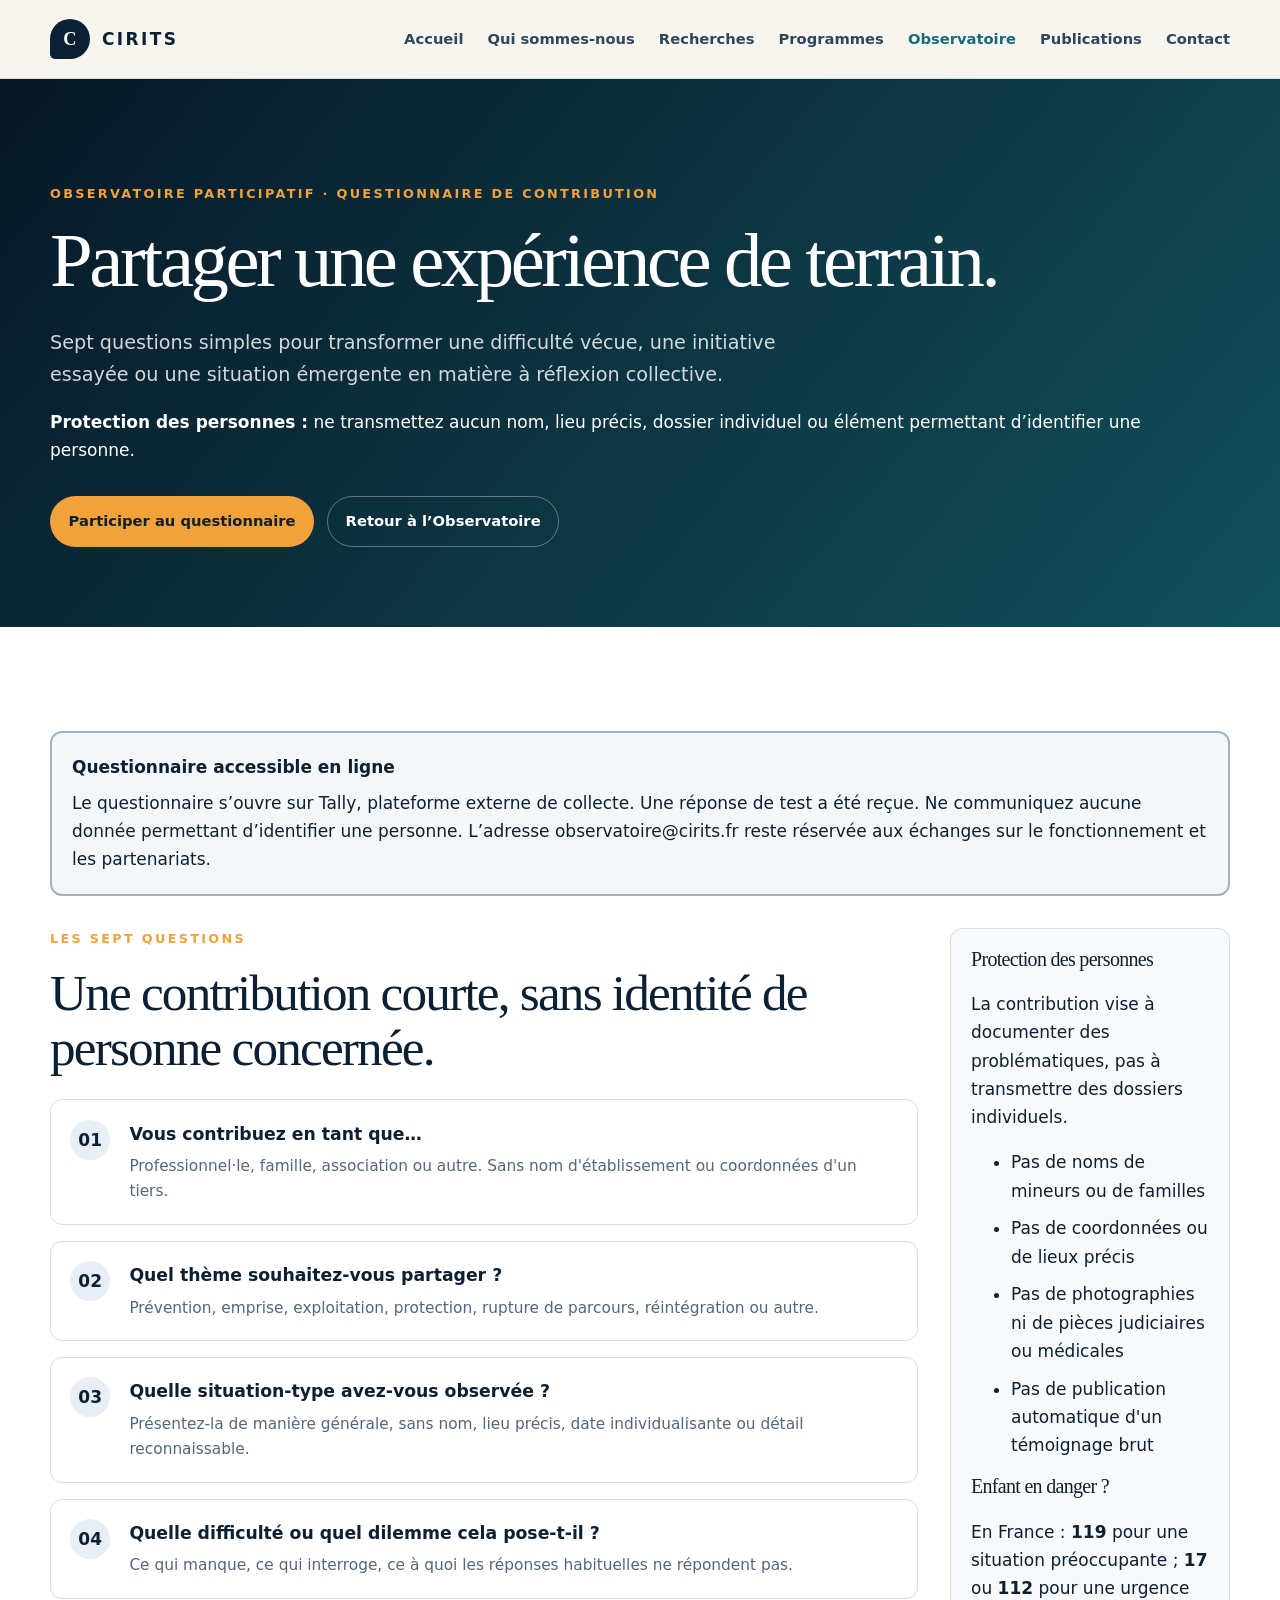
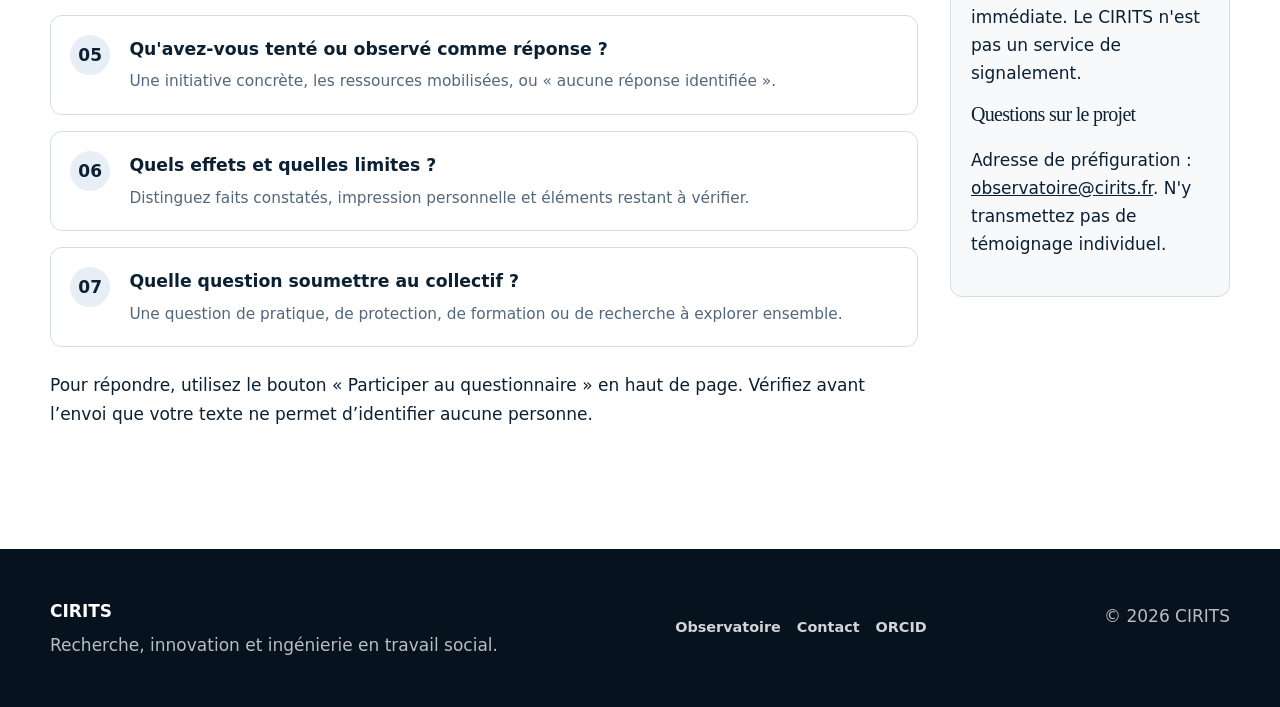
<file: observatoire/contribuer/index.html>
<!doctype html>
<html lang="fr">
<head>
  <meta charset="utf-8">
  <meta name="viewport" content="width=device-width, initial-scale=1">
  <meta name="theme-color" content="#0c2033">
  <link rel="icon" type="image/svg+xml" href="/assets/favicon.svg">
  <title>Questionnaire de contribution — Observatoire participatif | CIRITS</title>
  <meta name="description" content="Participer au questionnaire de l'Observatoire participatif du CIRITS, sans transmettre de données identifiantes.">
  <meta name="robots" content="index,follow">
  <link rel="canonical" href="https://cirits.fr/observatoire/contribuer/">
  <link rel="stylesheet" href="../../assets/styles.css">
  <style>
    .contribution-guide{display:grid;grid-template-columns:minmax(0,1fr) 280px;gap:2rem;align-items:start}
    .questions-list{display:grid;gap:1rem;margin:1.5rem 0 0;padding:0;list-style:none;counter-reset:question}
    .questions-list li{counter-increment:question;display:grid;grid-template-columns:2.7rem 1fr;gap:1rem;align-items:start;border:1px solid #d4dce5;border-radius:12px;padding:1.2rem;background:#fff}
    .questions-list li:before{content:counter(question,decimal-leading-zero);display:grid;place-items:center;width:2.5rem;height:2.5rem;border-radius:50%;background:#e8eef6;color:#0c2033;font-weight:700}
    .question-title{font-weight:750;margin:0 0 .35rem;font-size:1.08rem}
    .question-help{color:#53677c;margin:0;font-size:.96rem}
    .status-panel{border:2px solid #9fb2c6;border-radius:12px;background:#f4f7fa;padding:1.25rem}
    .status-panel strong{display:block;margin-bottom:.5rem}
    .status-panel p{margin:.5rem 0 0}
    .guide-aside{border:1px solid #d4dce5;border-radius:12px;padding:1.25rem;background:#f7f9fb}
    .guide-aside h2{font-size:1.25rem}
    .guide-aside li{margin:.6rem 0}
    @media(max-width:760px){.contribution-guide{grid-template-columns:1fr}}
  </style>
</head>
<body>
  <a class="skip-link" href="#contenu">Aller au contenu</a>
  <header class="site-header"><div class="nav-shell">
    <a class="brand" href="../../" aria-label="Accueil du CIRITS"><span class="brand-mark">C</span><span>CIRITS</span></a>
    <button class="menu-button" type="button" data-menu-button aria-expanded="false" aria-controls="menu">Menu</button>
    <nav class="site-nav" id="menu" data-menu aria-label="Navigation principale">
      <a href="../../">Accueil</a><a href="../../qui-sommes-nous/">Qui sommes-nous</a>
      <a href="../../recherches/">Recherches</a><a href="../../programmes/">Programmes</a>
      <a href="../" aria-current="page">Observatoire</a><a href="../../publications/">Publications</a>
      <a href="../../contact/">Contact</a>
    </nav>
  </div></header>
  <main id="contenu">
    <section class="page-hero"><div class="page-hero-inner">
      <p class="eyebrow">Observatoire participatif · Questionnaire de contribution</p>
      <h1>Partager une expérience de terrain.</h1>
      <p class="lead">Sept questions simples pour transformer une difficulté vécue, une initiative essayée ou une situation émergente en matière à réflexion collective.</p>
      <p><strong>Protection des personnes :</strong> ne transmettez aucun nom, lieu précis, dossier individuel ou élément permettant d’identifier une personne.</p>
      <div class="actions"><a class="button button-primary" href="https://tally.so/r/4a71vB" target="_blank" rel="noopener noreferrer">Participer au questionnaire</a><a class="button button-secondary" href="../">Retour à l’Observatoire</a></div>
    </div></section>
    <section class="section section-white"><div class="section-inner">
      <div class="status-panel" role="status">
        <strong>Questionnaire accessible en ligne</strong>
        <p>Le questionnaire s’ouvre sur Tally, plateforme externe de collecte. Une réponse de test a été reçue. Ne communiquez aucune donnée permettant d’identifier une personne. L’adresse observatoire@cirits.fr reste réservée aux échanges sur le fonctionnement et les partenariats.</p>
      </div>
      <div class="contribution-guide" style="margin-top:2rem">
        <div>
          <p class="eyebrow">Les sept questions</p>
          <h2>Une contribution courte, sans identité de personne concernée.</h2>
          <ol class="questions-list" aria-label="Sept questions du questionnaire">
            <li><div><p class="question-title">Vous contribuez en tant que…</p><p class="question-help">Professionnel·le, famille, association ou autre. Sans nom d'établissement ou coordonnées d'un tiers.</p></div></li>
            <li><div><p class="question-title">Quel thème souhaitez-vous partager ?</p><p class="question-help">Prévention, emprise, exploitation, protection, rupture de parcours, réintégration ou autre.</p></div></li>
            <li><div><p class="question-title">Quelle situation-type avez-vous observée ?</p><p class="question-help">Présentez-la de manière générale, sans nom, lieu précis, date individualisante ou détail reconnaissable.</p></div></li>
            <li><div><p class="question-title">Quelle difficulté ou quel dilemme cela pose-t-il ?</p><p class="question-help">Ce qui manque, ce qui interroge, ce à quoi les réponses habituelles ne répondent pas.</p></div></li>
            <li><div><p class="question-title">Qu'avez-vous tenté ou observé comme réponse ?</p><p class="question-help">Une initiative concrète, les ressources mobilisées, ou « aucune réponse identifiée ».</p></div></li>
            <li><div><p class="question-title">Quels effets et quelles limites ?</p><p class="question-help">Distinguez faits constatés, impression personnelle et éléments restant à vérifier.</p></div></li>
            <li><div><p class="question-title">Quelle question soumettre au collectif ?</p><p class="question-help">Une question de pratique, de protection, de formation ou de recherche à explorer ensemble.</p></div></li>
          </ol>
          <p style="margin-top:1.5rem">Pour répondre, utilisez le bouton « Participer au questionnaire » en haut de page. Vérifiez avant l’envoi que votre texte ne permet d’identifier aucune personne.</p>
        </div>
        <aside class="guide-aside" aria-label="Garanties et précautions">
          <h2>Protection des personnes</h2>
          <p>La contribution vise à documenter des problématiques, pas à transmettre des dossiers individuels.</p>
          <ul>
            <li>Pas de noms de mineurs ou de familles</li>
            <li>Pas de coordonnées ou de lieux précis</li>
            <li>Pas de photographies ni de pièces judiciaires ou médicales</li>
            <li>Pas de publication automatique d'un témoignage brut</li>
          </ul>
          <h2>Enfant en danger ?</h2>
          <p>En France : <strong>119</strong> pour une situation préoccupante ; <strong>17</strong> ou <strong>112</strong> pour une urgence immédiate. Le CIRITS n'est pas un service de signalement.</p>
          <h2>Questions sur le projet</h2>
          <p>Adresse de préfiguration : <a href="mailto:observatoire@cirits.fr?subject=Question%20sur%20la%20pr%C3%A9figuration%20de%20l%27Observatoire">observatoire@cirits.fr</a>. N'y transmettez pas de témoignage individuel.</p>
        </aside>
      </div>
    </div></section>
  </main>
  <footer class="site-footer"><div class="site-footer-inner">
    <div><strong>CIRITS</strong><p>Recherche, innovation et ingénierie en travail social.</p></div>
    <div class="footer-links"><a href="/observatoire/">Observatoire</a><a href="/contact/">Contact</a><a href="https://orcid.org/0009-0007-4554-3817" rel="me external">ORCID</a></div>
    <div><p>© <span data-year>2026</span> CIRITS</p></div>
  </div></footer>
  <script src="../../assets/main.js"></script>
</body>
</html>
</file>
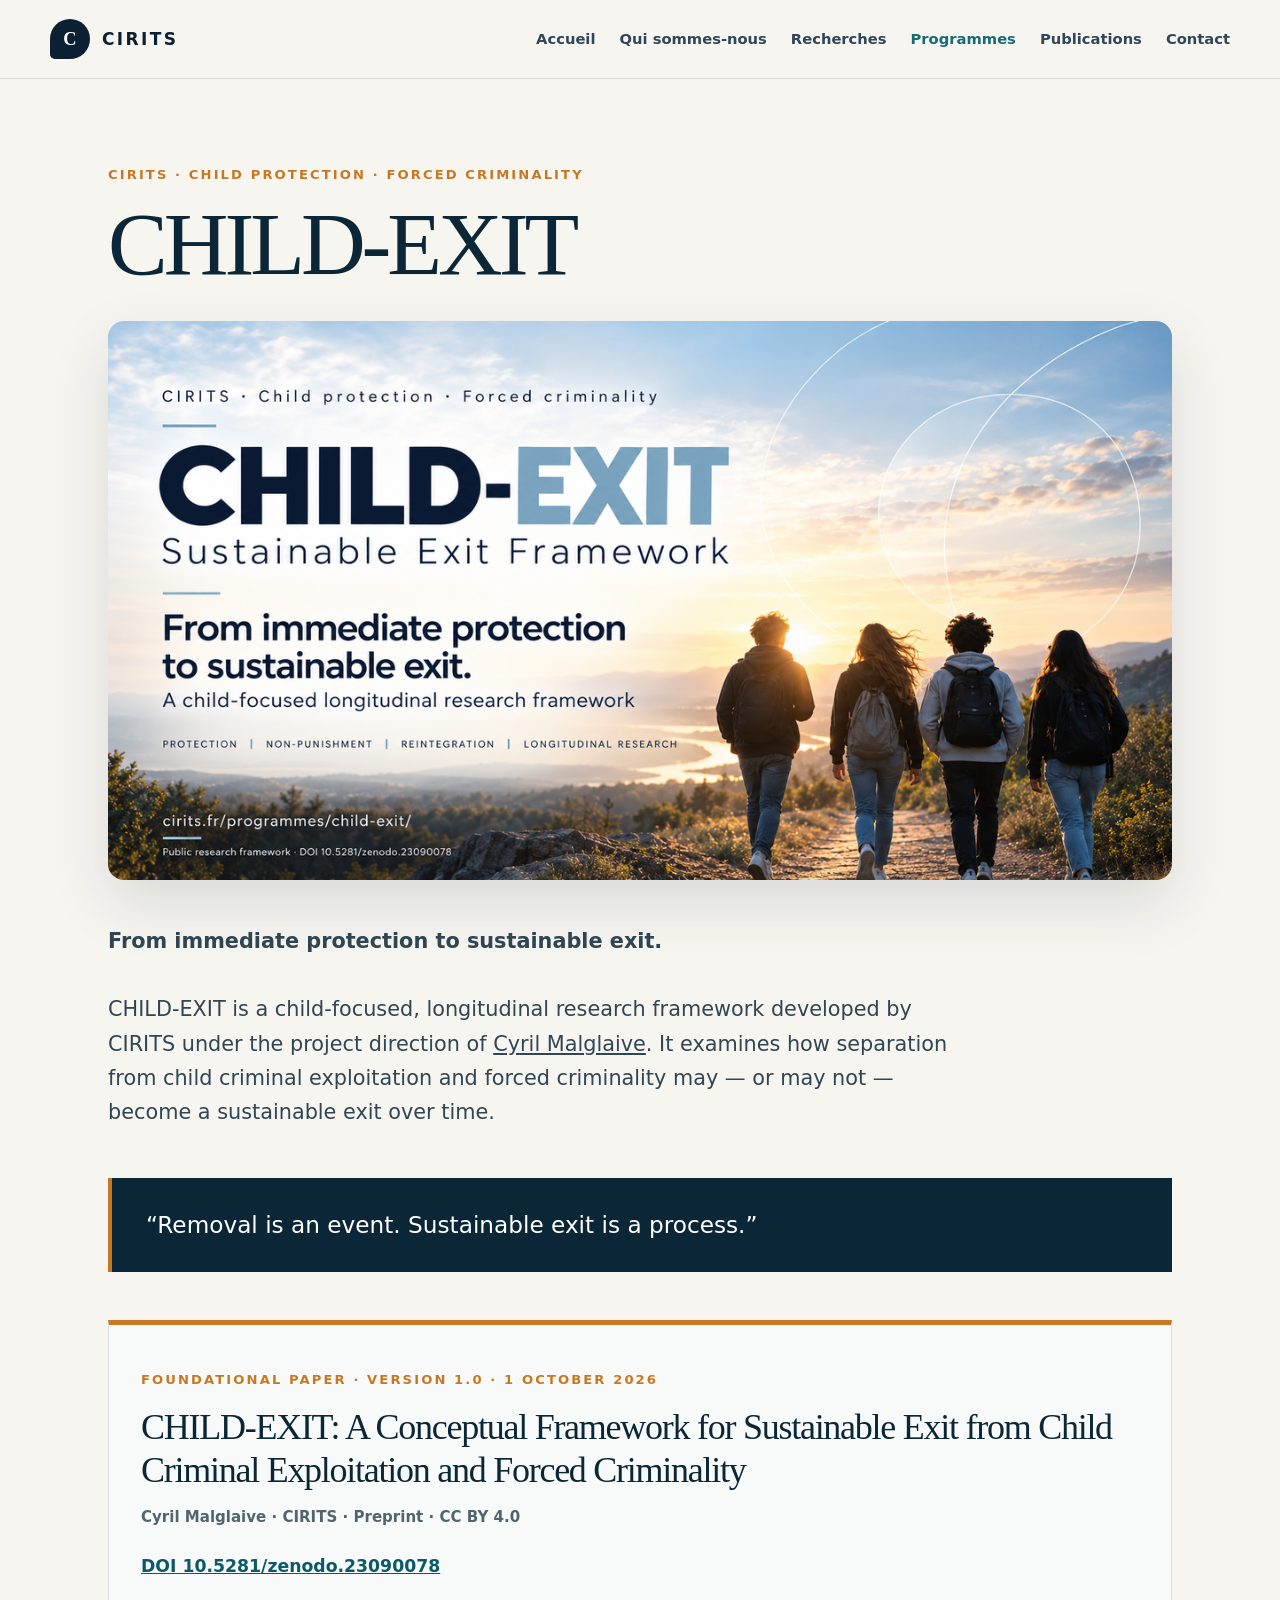
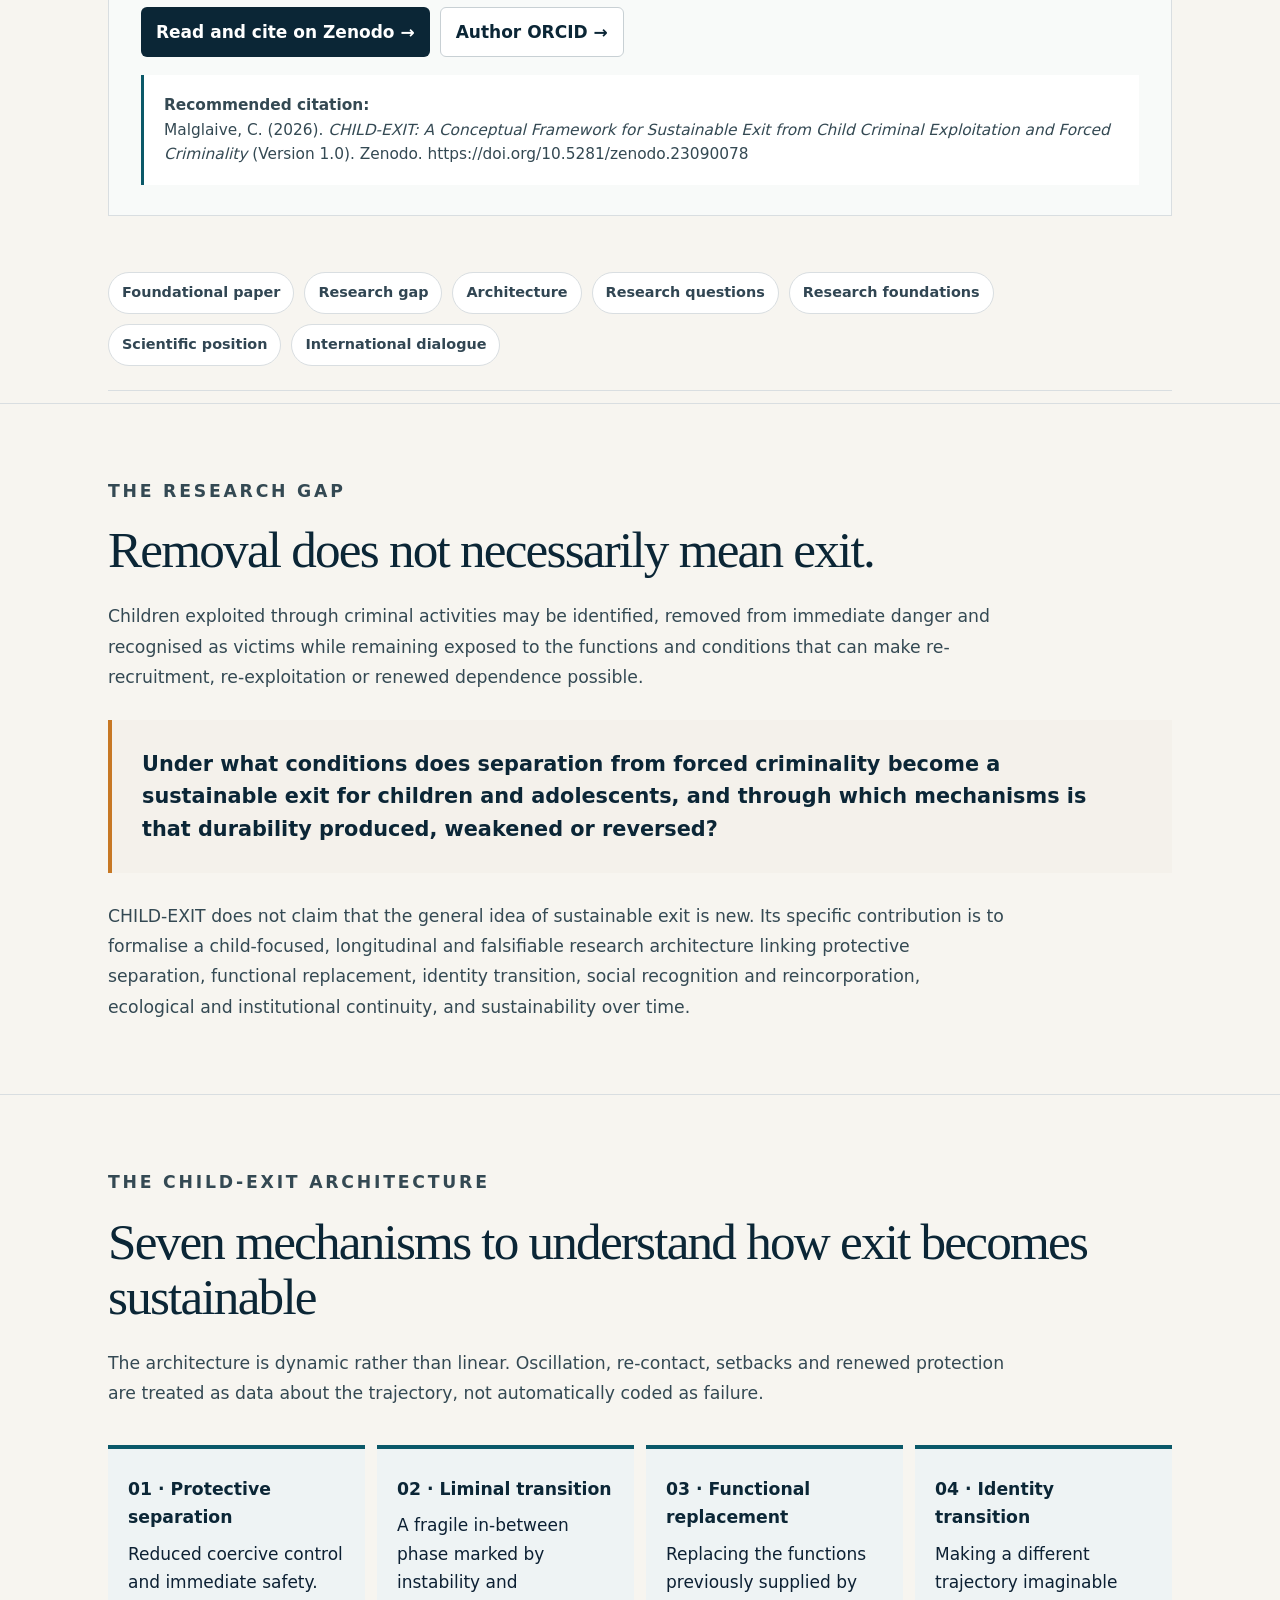
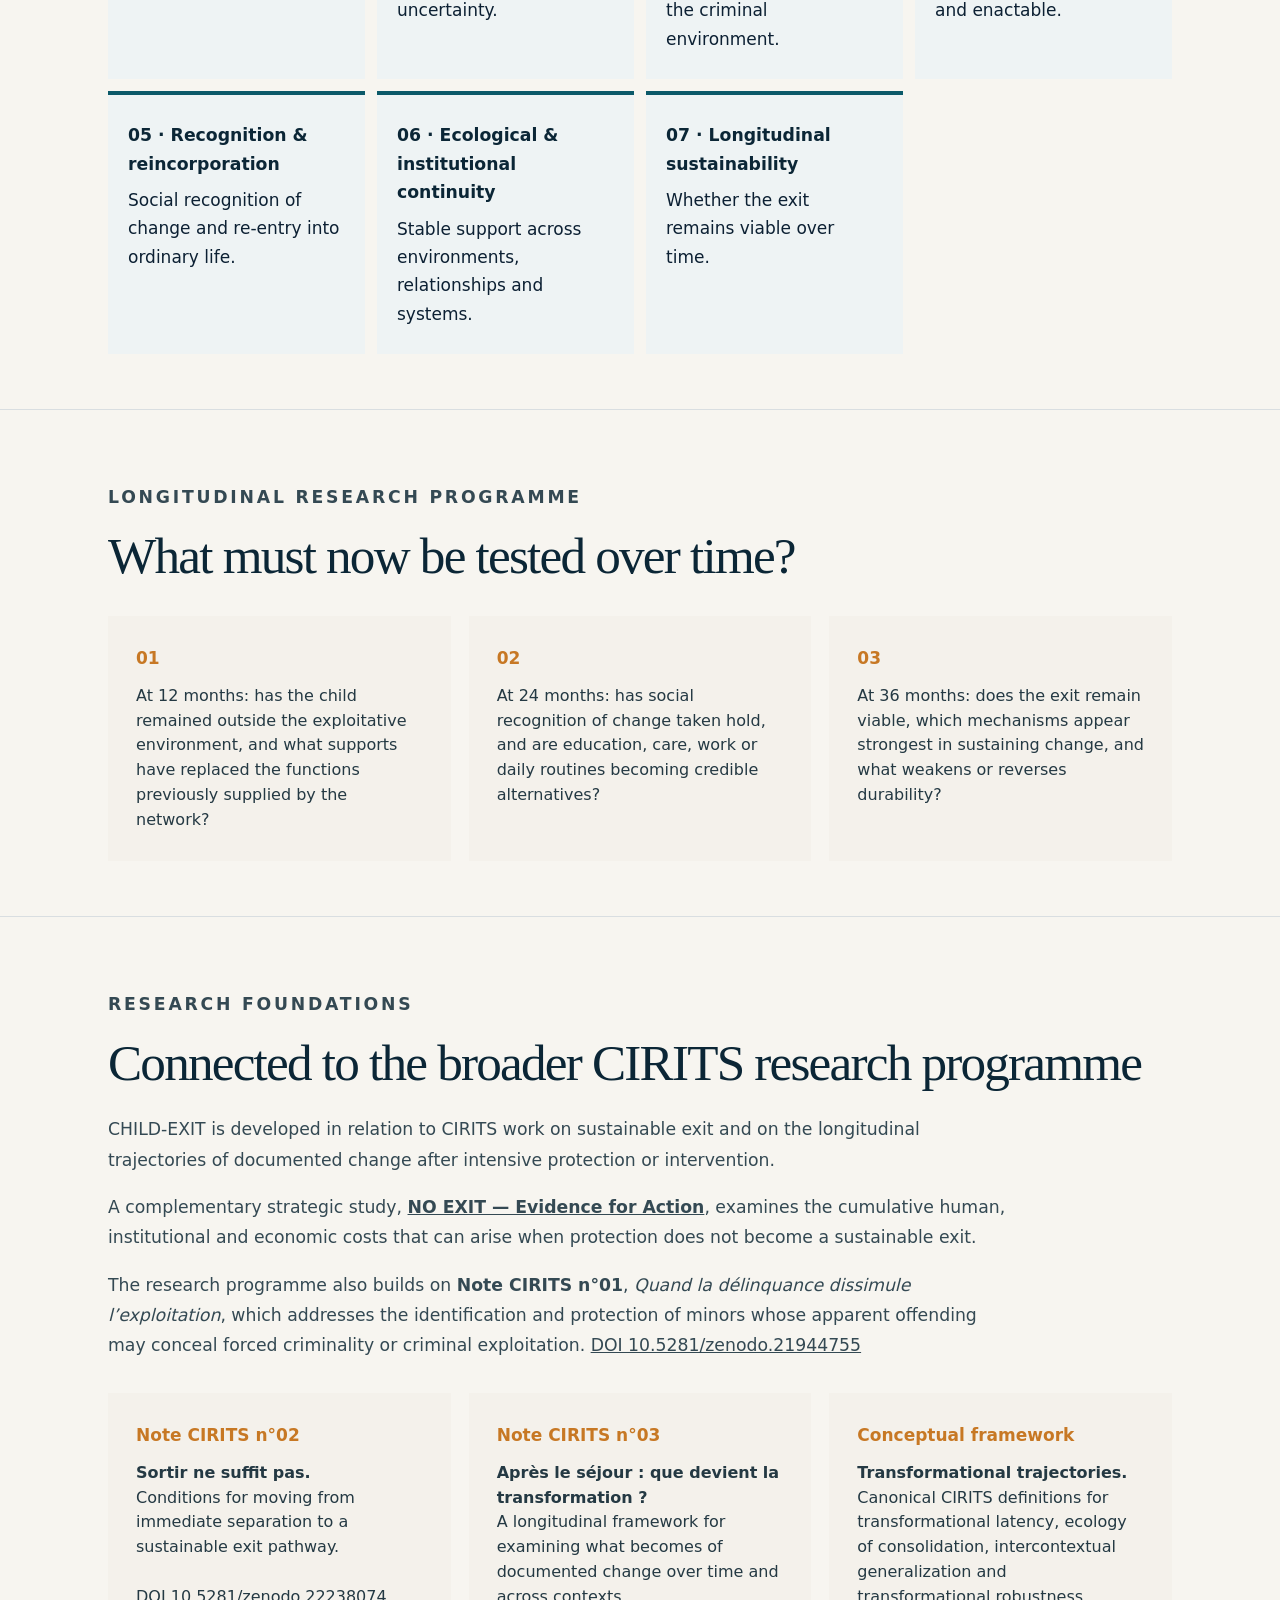
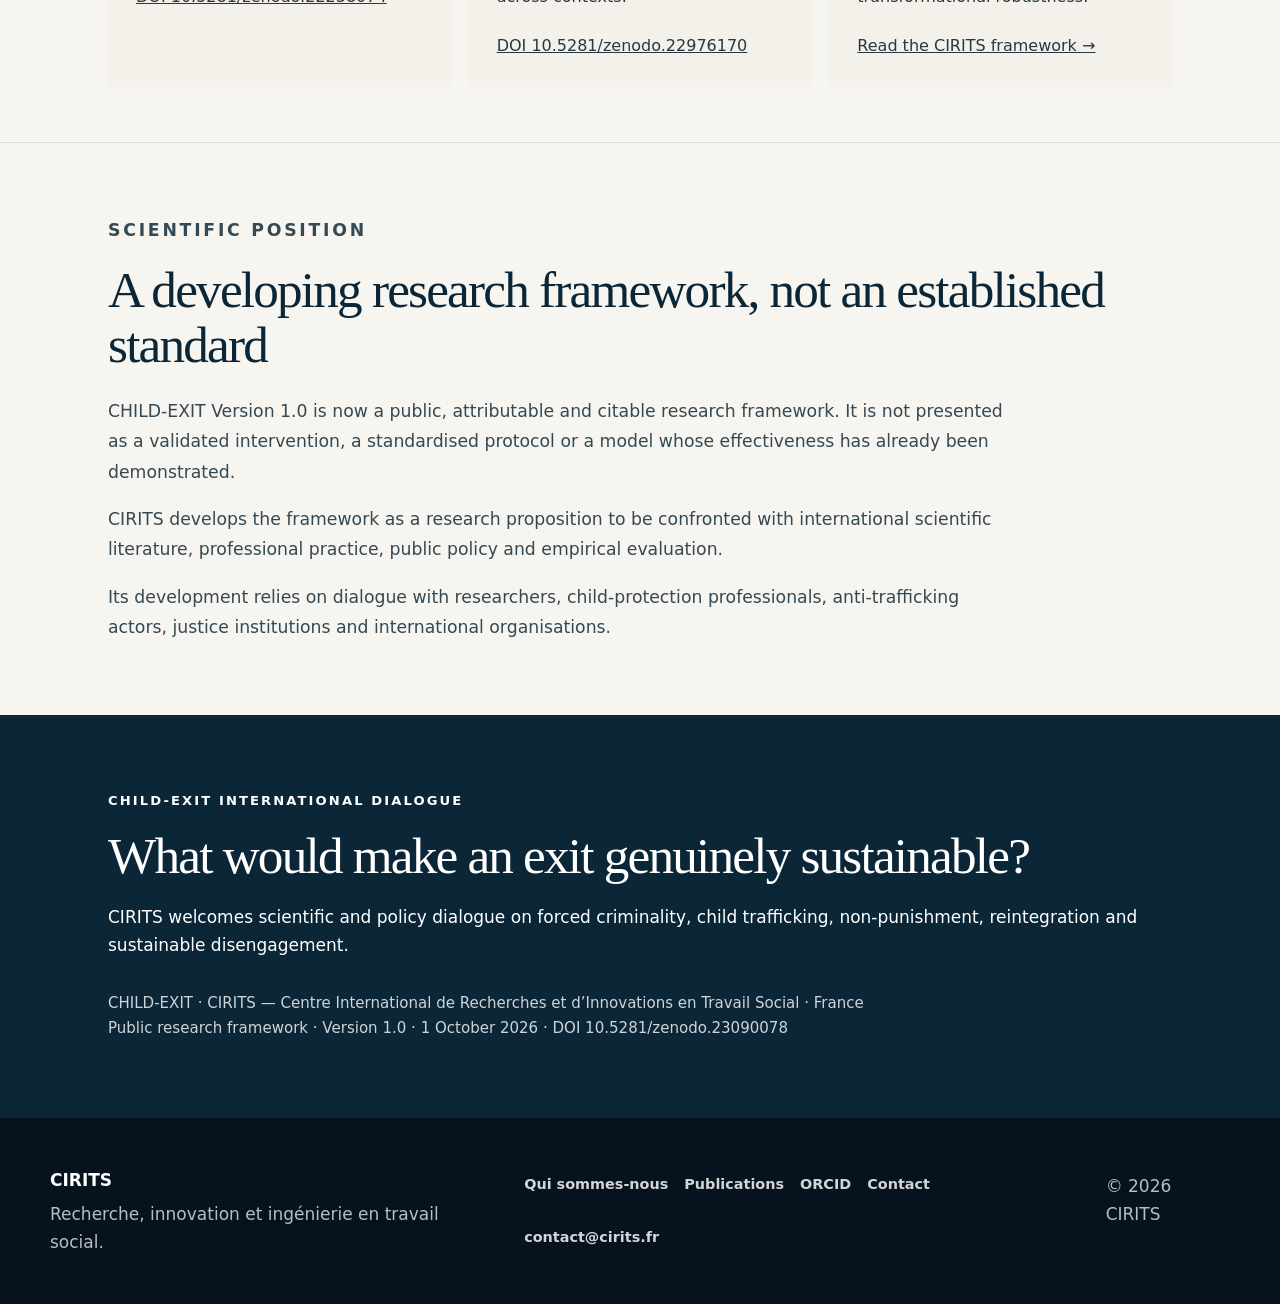
<file: programmes/child-exit/index.html>
<!doctype html>
<html lang="en">
<head>
  <meta charset="utf-8">
  <meta name="viewport" content="width=device-width, initial-scale=1">
  <meta name="theme-color" content="#0c2033">
  <link rel="icon" type="image/svg+xml" href="/assets/favicon.svg">

  <title>CHILD-EXIT | Sustainable Exit Framework | Cyril Malglaive · CIRITS</title>

  <meta name="description" content="CHILD-EXIT is the publicly citable CIRITS research framework developed by Cyril Malglaive on sustainable exit from child criminal exploitation and forced criminality. Foundational preprint DOI: 10.5281/zenodo.23090078.">
  <meta name="author" content="Cyril Malglaive">

  <meta name="keywords" content="CHILD-EXIT, child criminal exploitation, forced criminality, sustainable exit, child trafficking, child protection, non-punishment, desistance, reintegration, identity transition, social recognition, longitudinal research, CIRITS">

  <meta name="robots" content="index,follow,max-image-preview:large,max-snippet:-1">

  <link rel="canonical" href="https://cirits.fr/programmes/child-exit/">
  <link rel="stylesheet" href="../../assets/styles.css">

  <meta property="og:title" content="CHILD-EXIT | Sustainable Exit Framework | CIRITS">
  <meta property="og:description" content="Publicly citable CHILD-EXIT framework on sustainable exit from child criminal exploitation and forced criminality. DOI 10.5281/zenodo.23090078.">
  <meta property="og:type" content="website">
  <meta property="og:site_name" content="CIRITS">
  <meta property="og:locale" content="en_US">
  <meta property="og:url" content="https://cirits.fr/programmes/child-exit/">
  <meta property="og:image" content="https://cirits.fr/assets/child-exit-original-1200x630.png">
  <meta property="og:image:width" content="1200">
  <meta property="og:image:height" content="630">
  <meta property="og:image:alt" content="CHILD-EXIT — Sustainable Exit Framework">
  <meta name="twitter:card" content="summary_large_image">
  <meta name="twitter:image" content="https://cirits.fr/assets/child-exit-original-1200x630.png">
  <meta name="twitter:image:alt" content="CHILD-EXIT — Sustainable Exit Framework">

  <meta name="citation_title" content="CHILD-EXIT: A Conceptual Framework for Sustainable Exit from Child Criminal Exploitation and Forced Criminality">
  <meta name="citation_author" content="Cyril Malglaive">
  <meta name="citation_author_orcid" content="0009-0007-4554-3817">
  <meta name="citation_publication_date" content="2026/10/01">
  <meta name="citation_doi" content="10.5281/zenodo.23090078">
  <meta name="citation_publisher" content="Zenodo">
  <meta name="citation_technical_report_institution" content="CIRITS — Centre International de Recherches et d’Innovations en Travail Social">
  <meta name="citation_language" content="en">
  <meta name="citation_pdf_url" content="https://zenodo.org/records/23090078/files/CHILD_EXIT_Foundational_Working_Paper_v1.0.pdf?download=1">

  <style>
    .ce-wrap {
      max-width: 1120px;
      margin: 0 auto;
      padding: 0 28px;
    }

    .ce-intro {
      padding: 72px 0 56px;
    }

    .ce-kicker {
      text-transform: uppercase;
      letter-spacing: .16em;
      font-weight: 700;
      font-size: .82rem;
      color: #c77824;
      margin-bottom: 16px;
    }

    .ce-title {
      font-size: clamp(3rem, 7vw, 6.5rem);
      line-height: .93;
      margin: 0 0 28px;
      color: #0b2636;
    }

    .ce-lead {
      max-width: 850px;
      font-size: 1.3rem;
      line-height: 1.65;
      color: #314653;
    }

    .ce-quote {
      margin: 48px 0;
      padding: 30px 34px;
      border-left: 4px solid #c77824;
      background: #0b2636;
      color: white;
      font-size: 1.45rem;
      line-height: 1.5;
    }

    .ce-page-index {
      display: flex;
      flex-wrap: wrap;
      gap: 10px;
      padding: 0 0 24px;
      margin: 0 0 12px;
      border-bottom: 1px solid #d9dee1;
    }

    .ce-page-index a {
      display: inline-flex;
      align-items: center;
      min-height: 38px;
      padding: 8px 13px;
      border: 1px solid #d9dee1;
      border-radius: 999px;
      background: #fff;
      color: #314653;
      text-decoration: none;
      font-size: .9rem;
      font-weight: 700;
    }

    .ce-page-index a:hover {
      border-color: #0b5969;
      color: #0b5969;
    }

    .ce-section {
      padding: 55px 0;
      border-top: 1px solid #d9dee1;
    }

    .ce-section[id],
    .ce-dialogue[id] {
      scroll-margin-top: 100px;
    }

    .ce-section h2 {
      font-size: clamp(2rem, 4vw, 3.5rem);
      line-height: 1.08;
      color: #0b2636;
      margin: 0 0 24px;
    }

    .ce-section p {
      max-width: 900px;
      font-size: 1.08rem;
      line-height: 1.75;
      color: #344953;
    }

    .ce-pathway {
      display: grid;
      grid-template-columns: repeat(auto-fit, minmax(220px, 1fr));
      gap: 12px;
      margin-top: 36px;
    }

    .ce-step {
      background: #eef3f4;
      padding: 26px 20px;
      min-height: 120px;
      border-top: 4px solid #0b5969;
    }

    .ce-step strong {
      display: block;
      font-size: 1.08rem;
      color: #0b2636;
      margin-bottom: 8px;
    }

    .ce-questions {
      display: grid;
      grid-template-columns: repeat(3, 1fr);
      gap: 18px;
      margin-top: 32px;
    }

    .ce-question {
      padding: 28px;
      background: #f4f1eb;
    }

    .ce-question span {
      display: block;
      color: #c77824;
      font-weight: 700;
      margin-bottom: 12px;
    }

    .ce-question p {
      margin: 0;
      font-size: 1rem;
      line-height: 1.55;
      color: #243943;
    }

    .ce-dialogue {
      background: #0b2636;
      color: white;
      padding: 62px 0;
    }

    .ce-dialogue h2,
    .ce-dialogue p {
      color: white;
    }

    .ce-status {
      margin-top: 32px;
      font-size: .94rem;
      opacity: .8;
    }


    .ce-publication {
      margin: 42px 0 0;
      padding: 30px 32px;
      border: 1px solid #d9dee1;
      border-top: 5px solid #c77824;
      background: #f8faf9;
    }

    .ce-publication h2 {
      margin: 6px 0 14px;
      color: #0b2636;
      font-size: clamp(1.55rem, 3vw, 2.25rem);
      line-height: 1.18;
    }

    .ce-publication-meta {
      margin: 0 0 12px;
      color: #52656f;
      font-size: .94rem;
      font-weight: 700;
    }

    .ce-doi {
      display: inline-block;
      margin: 10px 0 18px;
      font-size: 1.08rem;
      font-weight: 800;
      color: #0b5969;
      word-break: break-word;
    }

    .ce-actions {
      display: flex;
      flex-wrap: wrap;
      gap: 10px;
      margin: 8px 0 18px;
    }

    .ce-actions a {
      display: inline-flex;
      align-items: center;
      min-height: 42px;
      padding: 10px 15px;
      border-radius: 6px;
      background: #0b2636;
      color: #fff;
      text-decoration: none;
      font-weight: 800;
    }

    .ce-actions a.secondary {
      background: #fff;
      color: #0b2636;
      border: 1px solid #c8d0d4;
    }

    .ce-citation {
      margin: 18px 0 0;
      padding: 18px 20px;
      background: #fff;
      border-left: 3px solid #0b5969;
      color: #344953;
      font-size: .96rem;
      line-height: 1.6;
    }

    .ce-central-question {
      margin: 28px 0;
      padding: 28px 30px;
      background: #f4f1eb;
      border-left: 4px solid #c77824;
      color: #0b2636;
      font-size: 1.3rem;
      line-height: 1.55;
      font-weight: 700;
    }

    @media (max-width: 800px) {
      .ce-pathway,
      .ce-questions {
        grid-template-columns: 1fr;
      }
    }
  </style>
  <script type="application/ld+json">
  {
    "@context":"https://schema.org",
    "@graph":[
      {
        "@type":"Organization",
        "@id":"https://cirits.fr/#organization",
        "name":"CIRITS — Centre International de Recherches et d’Innovations en Travail Social",
        "url":"https://cirits.fr/"
      },
      {
        "@type":"Person",
        "@id":"https://cirits.fr/cyril-malglaive/#person",
        "name":"Cyril Malglaive",
        "url":"https://cirits.fr/cyril-malglaive/",
        "sameAs":["https://orcid.org/0009-0007-4554-3817"]
      },
      {
        "@type":"ResearchProject",
        "@id":"https://cirits.fr/programmes/child-exit/#project",
        "name":"CHILD-EXIT",
        "url":"https://cirits.fr/programmes/child-exit/",
        "description":"Child-focused, longitudinal research framework on sustainable exit from child criminal exploitation and forced criminality.",
        "dateModified":"2026-10-01",
        "inLanguage":["en","fr"],
        "creator":{"@id":"https://cirits.fr/#organization"},
        "contributor":{"@id":"https://cirits.fr/cyril-malglaive/#person"},
        "about":[
          "child criminal exploitation",
          "forced criminality",
          "sustainable exit",
          "child protection",
          "non-punishment",
          "desistance",
          "reintegration",
          "identity transition",
          "social recognition",
          "longitudinal evaluation"
        ],
        "citation":[
          "https://doi.org/10.5281/zenodo.23090078",
          "https://doi.org/10.5281/zenodo.21944755",
          "https://doi.org/10.5281/zenodo.22238074",
          "https://doi.org/10.5281/zenodo.22976170"
        ]
      },
      {
        "@type":"ScholarlyArticle",
        "@id":"https://doi.org/10.5281/zenodo.23090078",
        "headline":"CHILD-EXIT: A Conceptual Framework for Sustainable Exit from Child Criminal Exploitation and Forced Criminality",
        "name":"CHILD-EXIT: A Conceptual Framework for Sustainable Exit from Child Criminal Exploitation and Forced Criminality",
        "url":"https://doi.org/10.5281/zenodo.23090078",
        "sameAs":"https://zenodo.org/records/23090078",
        "identifier":"10.5281/zenodo.23090078",
        "datePublished":"2026-10-01",
        "dateModified":"2026-10-01",
        "version":"1.0",
        "inLanguage":"en",
        "creativeWorkStatus":"Preprint",
        "license":"https://creativecommons.org/licenses/by/4.0/",
        "author":{"@id":"https://cirits.fr/cyril-malglaive/#person"},
        "publisher":{"@type":"Organization","name":"Zenodo","url":"https://zenodo.org/"},
        "isPartOf":{"@id":"https://cirits.fr/programmes/child-exit/#project"},
        "keywords":[
          "CHILD-EXIT",
          "child criminal exploitation",
          "forced criminality",
          "sustainable exit",
          "child trafficking",
          "child protection",
          "non-punishment",
          "desistance",
          "reintegration",
          "longitudinal research"
        ]
      }
    ]
  }
  </script>
</head>

<body>

  <a class="skip-link" href="#contenu">Aller au contenu</a>

  <header class="site-header">
    <div class="nav-shell">

      <a class="brand" href="../../">
        <span class="brand-mark">C</span>
        <span>CIRITS</span>
      </a>

     <button class="menu-button"
        type="button"
        data-menu-button
        aria-expanded="false"
        aria-controls="site-menu">
  Menu
</button>

<nav class="site-nav"
     id="site-menu"
     data-menu
     lang="fr"
     aria-label="Navigation principale">
  <a href="../../">Accueil</a>
  <a href="../../qui-sommes-nous/">Qui sommes-nous</a>
  <a href="../../recherches/">Recherches</a>
  <a href="../" aria-current="page">Programmes</a>
  <a href="../../publications/">Publications</a>
        <a href="../contact/">Contact</a>
</nav>

    </div>
  </header>

  <main id="contenu">

    <section class="ce-intro">
      <div class="ce-wrap">

        <p class="ce-kicker">
          CIRITS · Child protection · Forced criminality
        </p>

        <h1 class="ce-title">
          CHILD-EXIT
        </h1>

        <figure class="site-feature-image site-feature-image--child" aria-label="CHILD-EXIT visual identity">
          <img src="/assets/child-exit-original-1200x630.png" alt="CHILD-EXIT — Sustainable Exit Framework" width="1200" height="630" loading="eager" decoding="async">
        </figure>

        <p class="ce-lead">
          <strong>From immediate protection to sustainable exit.</strong><br><br>

          CHILD-EXIT is a child-focused, longitudinal research framework developed
          by CIRITS under the project direction of
          <a href="../../cyril-malglaive/">Cyril Malglaive</a>.
          It examines how separation from child criminal exploitation and forced
          criminality may — or may not — become a sustainable exit over time.
        </p>

        <div class="ce-quote">
          “Removal is an event. Sustainable exit is a process.”
        </div>

        <article class="ce-publication" id="foundational">
          <p class="ce-kicker">Foundational paper · Version 1.0 · 1 October 2026</p>
          <h2>CHILD-EXIT: A Conceptual Framework for Sustainable Exit from Child Criminal Exploitation and Forced Criminality</h2>
          <p class="ce-publication-meta">Cyril Malglaive · CIRITS · Preprint · CC BY 4.0</p>
          <a class="ce-doi" href="https://doi.org/10.5281/zenodo.23090078" target="_blank" rel="noopener">DOI 10.5281/zenodo.23090078</a>
          <div class="ce-actions">
            <a href="https://doi.org/10.5281/zenodo.23090078" target="_blank" rel="noopener">Read and cite on Zenodo →</a>
            <a class="secondary" href="https://orcid.org/0009-0007-4554-3817" target="_blank" rel="me noopener">Author ORCID →</a>
          </div>
          <p class="ce-citation"><strong>Recommended citation:</strong><br>
            Malglaive, C. (2026). <em>CHILD-EXIT: A Conceptual Framework for Sustainable Exit from Child Criminal Exploitation and Forced Criminality</em> (Version 1.0). Zenodo. https://doi.org/10.5281/zenodo.23090078
          </p>
        </article>

      </div>
    </section>

    <div class="ce-wrap">
      <nav class="ce-page-index" aria-label="Navigation dans CHILD-EXIT">
        <a href="#foundational">Foundational paper</a>
        <a href="#policy-gap">Research gap</a>
        <a href="#pathway">Architecture</a>
        <a href="#questions">Research questions</a>
        <a href="#foundations">Research foundations</a>
        <a href="#scientific-position">Scientific position</a>
        <a href="#dialogue">International dialogue</a>
      </nav>
    </div>


    <section class="ce-section" id="policy-gap">
      <div class="ce-wrap">

        <p class="ce-kicker">The research gap</p>

        <h2>
          Removal does not necessarily mean exit.
        </h2>

        <p>
          Children exploited through criminal activities may be identified,
          removed from immediate danger and recognised as victims while
          remaining exposed to the functions and conditions that can make
          re-recruitment, re-exploitation or renewed dependence possible.
        </p>

        <div class="ce-central-question">
          Under what conditions does separation from forced criminality become a sustainable exit for children and adolescents, and through which mechanisms is that durability produced, weakened or reversed?
        </div>

        <p>
          CHILD-EXIT does not claim that the general idea of sustainable exit is new.
          Its specific contribution is to formalise a child-focused, longitudinal and
          falsifiable research architecture linking protective separation, functional
          replacement, identity transition, social recognition and reincorporation,
          ecological and institutional continuity, and sustainability over time.
        </p>

      </div>
    </section>


    <section class="ce-section" id="pathway">
      <div class="ce-wrap">

        <p class="ce-kicker">The CHILD-EXIT architecture</p>

        <h2>
          Seven mechanisms to understand how exit becomes sustainable
        </h2>

        <p>
          The architecture is dynamic rather than linear. Oscillation, re-contact,
          setbacks and renewed protection are treated as data about the trajectory,
          not automatically coded as failure.
        </p>

        <div class="ce-pathway">

          <div class="ce-step">
            <strong>01 · Protective separation</strong>
            Reduced coercive control and immediate safety.
          </div>

          <div class="ce-step">
            <strong>02 · Liminal transition</strong>
            A fragile in-between phase marked by instability and uncertainty.
          </div>

          <div class="ce-step">
            <strong>03 · Functional replacement</strong>
            Replacing the functions previously supplied by the criminal environment.
          </div>

          <div class="ce-step">
            <strong>04 · Identity transition</strong>
            Making a different trajectory imaginable and enactable.
          </div>

          <div class="ce-step">
            <strong>05 · Recognition &amp; reincorporation</strong>
            Social recognition of change and re-entry into ordinary life.
          </div>

          <div class="ce-step">
            <strong>06 · Ecological &amp; institutional continuity</strong>
            Stable support across environments, relationships and systems.
          </div>

          <div class="ce-step">
            <strong>07 · Longitudinal sustainability</strong>
            Whether the exit remains viable over time.
          </div>

        </div>

      </div>
    </section>


    <section class="ce-section" id="questions">
      <div class="ce-wrap">

        <p class="ce-kicker">Longitudinal research programme</p>

        <h2>
          What must now be tested over time?
        </h2>

        <div class="ce-questions">

          <div class="ce-question">
            <span>01</span>
            <p>
              At 12 months: has the child remained outside the exploitative environment,
              and what supports have replaced the functions previously supplied by the network?
            </p>
          </div>

          <div class="ce-question">
            <span>02</span>
            <p>
              At 24 months: has social recognition of change taken hold,
              and are education, care, work or daily routines becoming credible alternatives?
            </p>
          </div>

          <div class="ce-question">
            <span>03</span>
            <p>
              At 36 months: does the exit remain viable, which mechanisms appear
              strongest in sustaining change, and what weakens or reverses durability?
            </p>
          </div>

        </div>

      </div>
    </section>


    <section class="ce-section" id="foundations">
      <div class="ce-wrap">

        <p class="ce-kicker">Research foundations</p>

        <h2>
          Connected to the broader CIRITS research programme
        </h2>

        <p>
          CHILD-EXIT is developed in relation to CIRITS work on sustainable exit
          and on the longitudinal trajectories of documented change after intensive
          protection or intervention.
        </p>

        <p>
          A complementary strategic study, <a href="../../recherches/no-exit/"><strong>NO EXIT — Evidence for Action</strong></a>,
          examines the cumulative human, institutional and economic costs that can arise when protection does not become a sustainable exit.
        </p>

        <p>
          The research programme also builds on <strong>Note CIRITS n°01</strong>,
          <em>Quand la délinquance dissimule l’exploitation</em>, which addresses
          the identification and protection of minors whose apparent offending may
          conceal forced criminality or criminal exploitation.
          <a href="https://doi.org/10.5281/zenodo.21944755">DOI 10.5281/zenodo.21944755</a>
        </p>

        <div class="ce-questions">
          <div class="ce-question">
            <span>Note CIRITS n°02</span>
            <p><strong>Sortir ne suffit pas.</strong><br>
            Conditions for moving from immediate separation to a sustainable exit pathway.<br><br>
            <a href="https://doi.org/10.5281/zenodo.22238074">DOI 10.5281/zenodo.22238074</a></p>
          </div>

          <div class="ce-question">
            <span>Note CIRITS n°03</span>
            <p><strong>Après le séjour : que devient la transformation ?</strong><br>
            A longitudinal framework for examining what becomes of documented change over time and across contexts.<br><br>
            <a href="https://doi.org/10.5281/zenodo.22976170">DOI 10.5281/zenodo.22976170</a></p>
          </div>

          <div class="ce-question">
            <span>Conceptual framework</span>
            <p><strong>Transformational trajectories.</strong><br>
            Canonical CIRITS definitions for transformational latency, ecology of consolidation, intercontextual generalization and transformational robustness.<br><br>
            <a href="../../recherches/trajectoires-transformationnelles/">Read the CIRITS framework →</a></p>
          </div>
        </div>

      </div>
    </section>


    <section class="ce-section" id="scientific-position">
      <div class="ce-wrap">

        <p class="ce-kicker">Scientific position</p>

        <h2>
          A developing research framework, not an established standard
        </h2>

        <p>
          CHILD-EXIT Version 1.0 is now a public, attributable and citable research framework.
          It is not presented as a validated intervention, a standardised protocol or a model
          whose effectiveness has already been demonstrated.
        </p>

        <p>
          CIRITS develops the framework as a research proposition to be
          confronted with international scientific literature, professional
          practice, public policy and empirical evaluation.
        </p>

        <p>
          Its development relies on dialogue with researchers, child-protection
          professionals, anti-trafficking actors, justice institutions and
          international organisations.
        </p>

      </div>
    </section>


    <section class="ce-dialogue" id="dialogue">
      <div class="ce-wrap">

        <p class="ce-kicker">CHILD-EXIT International Dialogue</p>

        <h2>
          What would make an exit genuinely sustainable?
        </h2>

        <p>
          CIRITS welcomes scientific and policy dialogue on forced criminality,
          child trafficking, non-punishment, reintegration and sustainable
          disengagement.
        </p>

        <p class="ce-status">
          CHILD-EXIT · CIRITS — Centre International de Recherches et
          d’Innovations en Travail Social · France<br>
          Public research framework · Version 1.0 · 1 October 2026 · DOI 10.5281/zenodo.23090078
        </p>

      </div>
    </section>

  </main>

  <footer class="site-footer" lang="fr">
    <div class="site-footer-inner">
      <div><strong>CIRITS</strong><p>Recherche, innovation et ingénierie en travail social.</p></div>
      <div class="footer-links">
        <a href="/qui-sommes-nous/">Qui sommes-nous</a>
        <a href="/publications/">Publications</a>
        <a href="https://orcid.org/0009-0007-4554-3817" rel="me external">ORCID</a>
      
        <a href="/contact/">Contact</a>
        <a href="/contact/#ecrire">contact@cirits.fr</a></div>
      <div><p>© <span data-year>2026</span> CIRITS</p></div>
    </div>
  </footer>

  <script src="../../assets/main.js"></script>

</body>
</html>
</file>
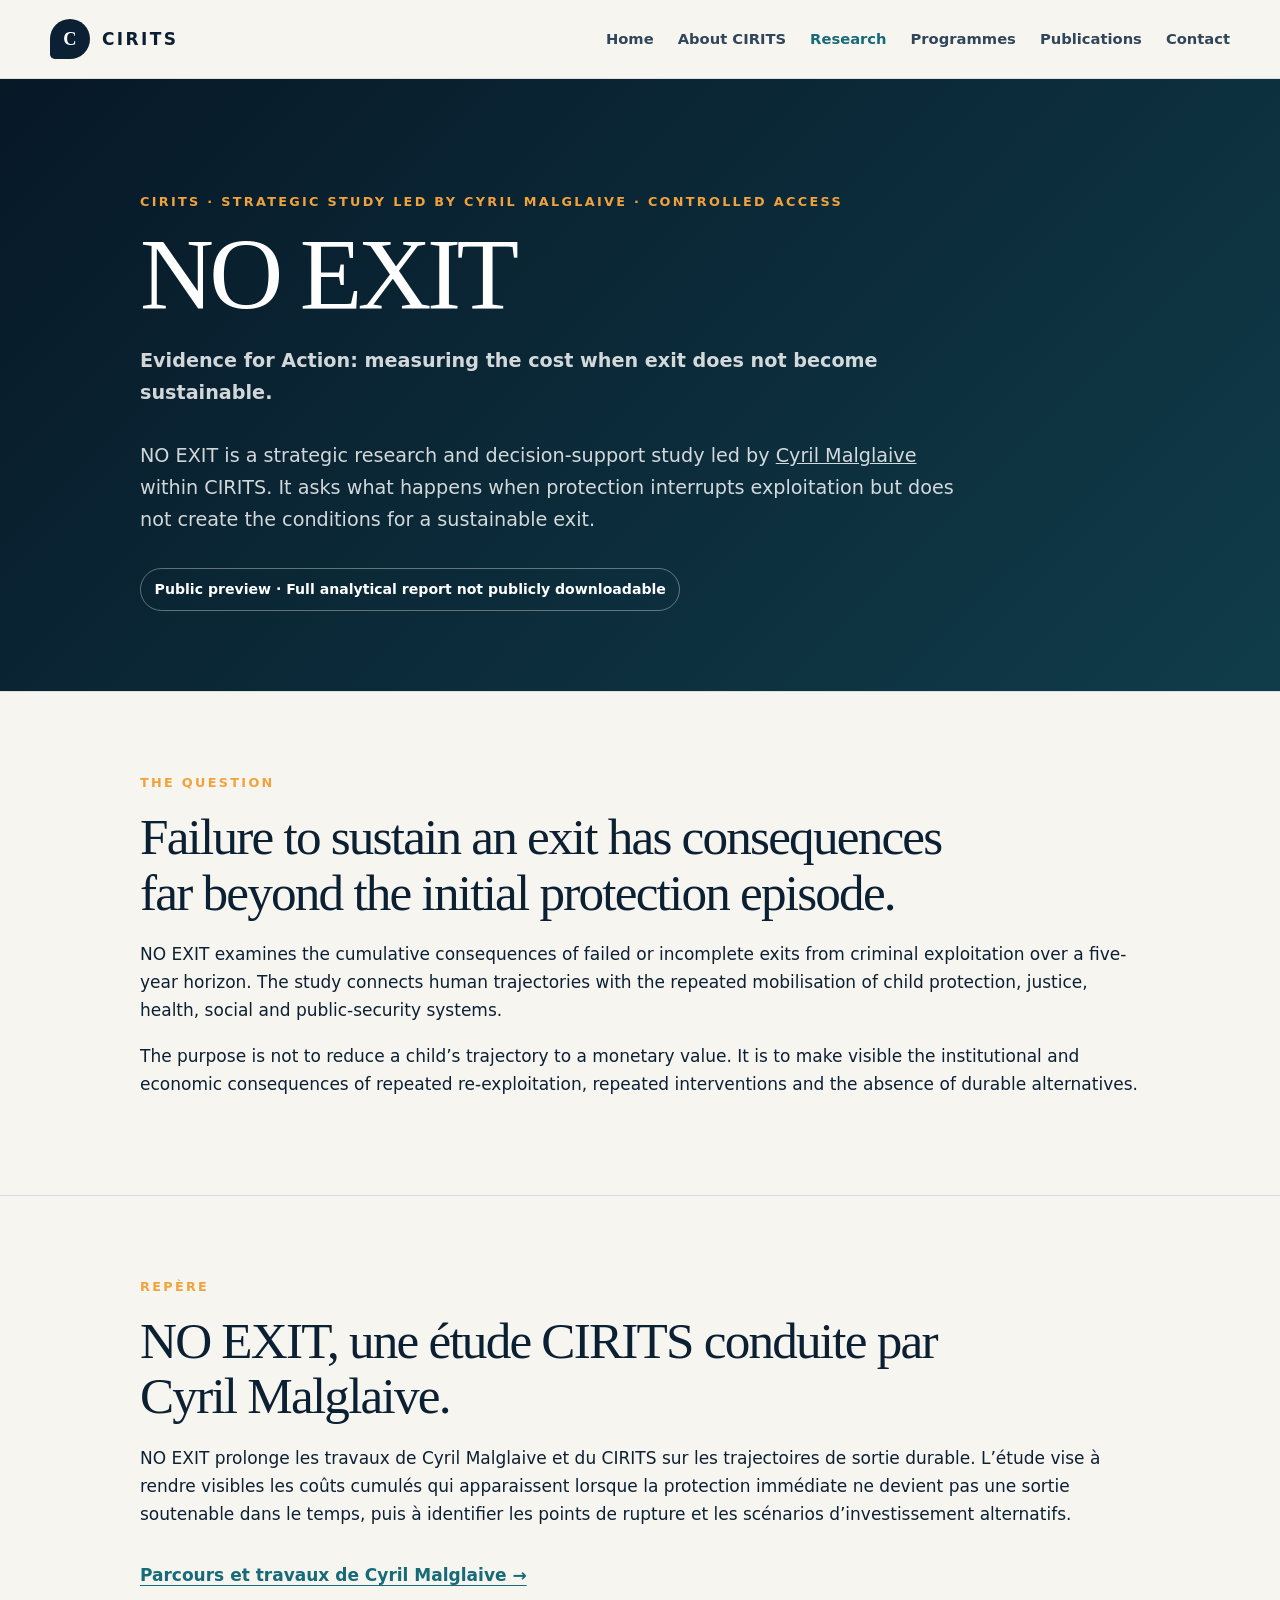
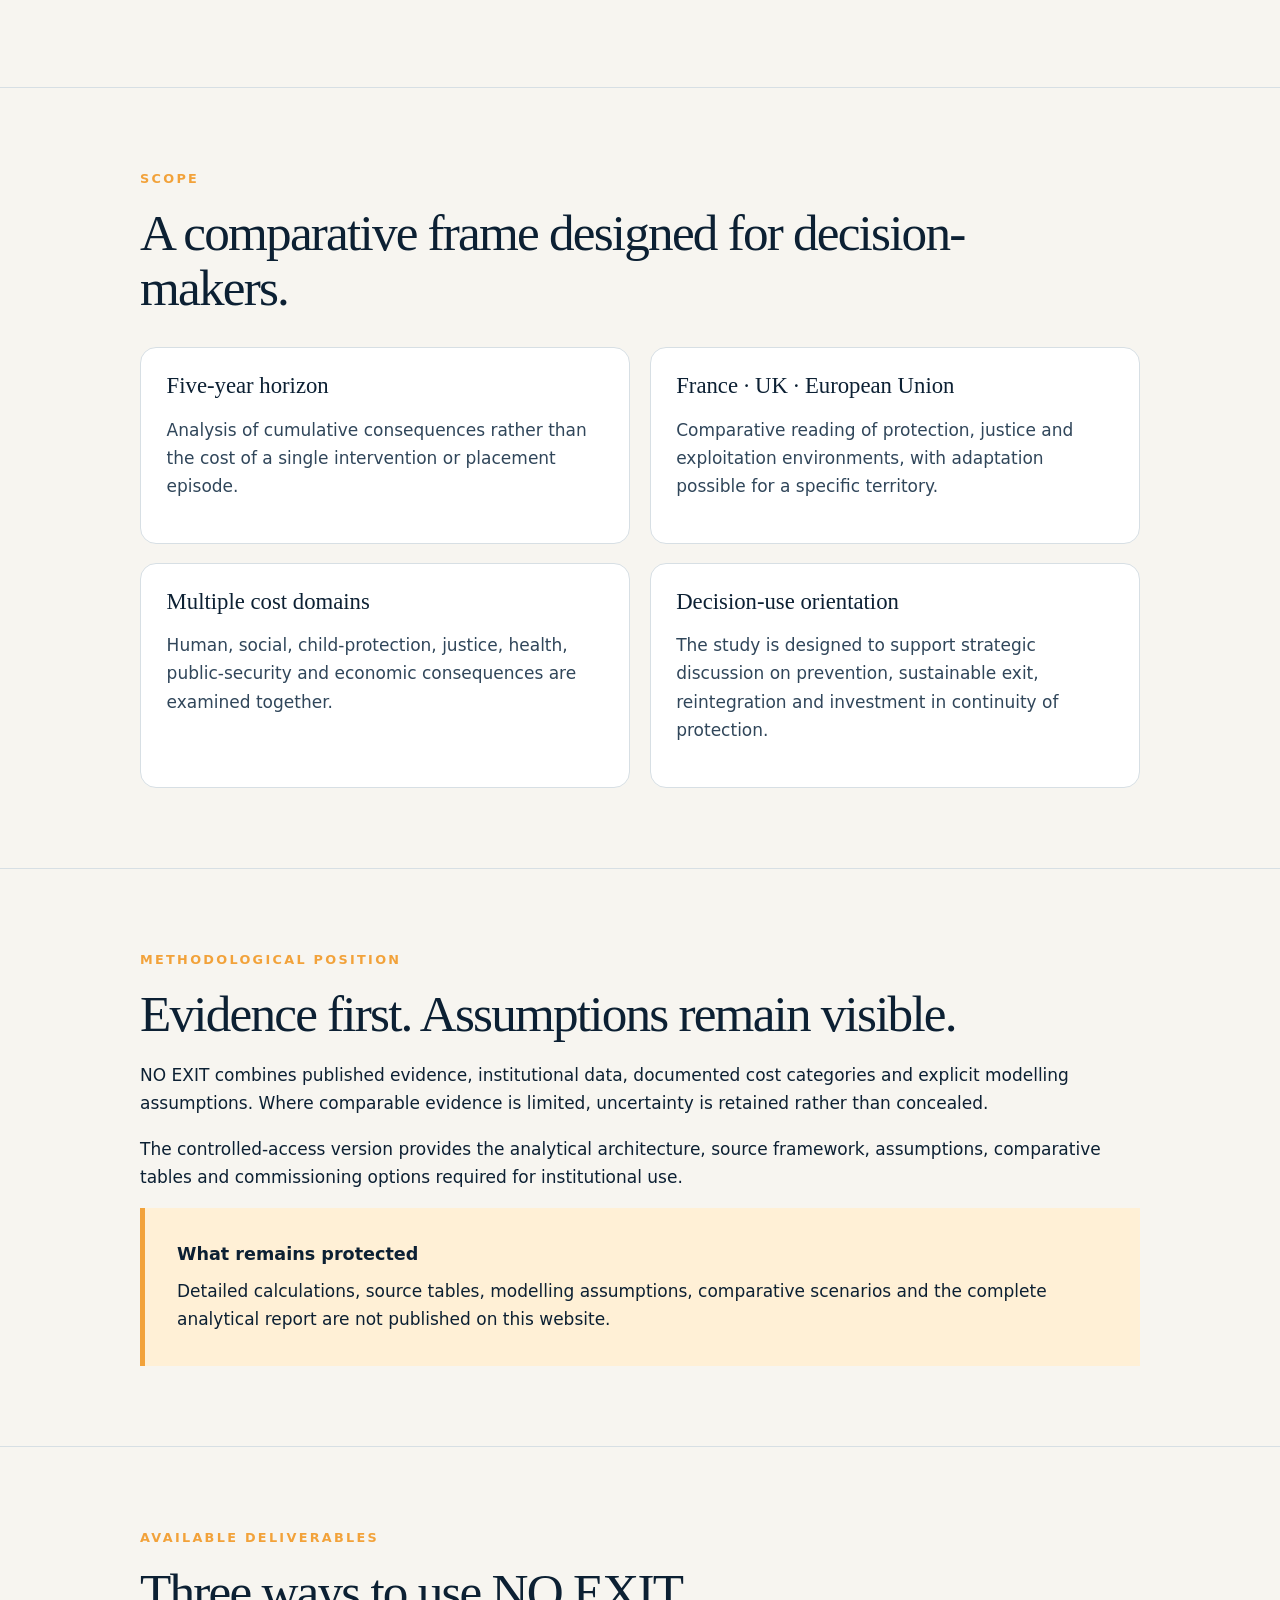
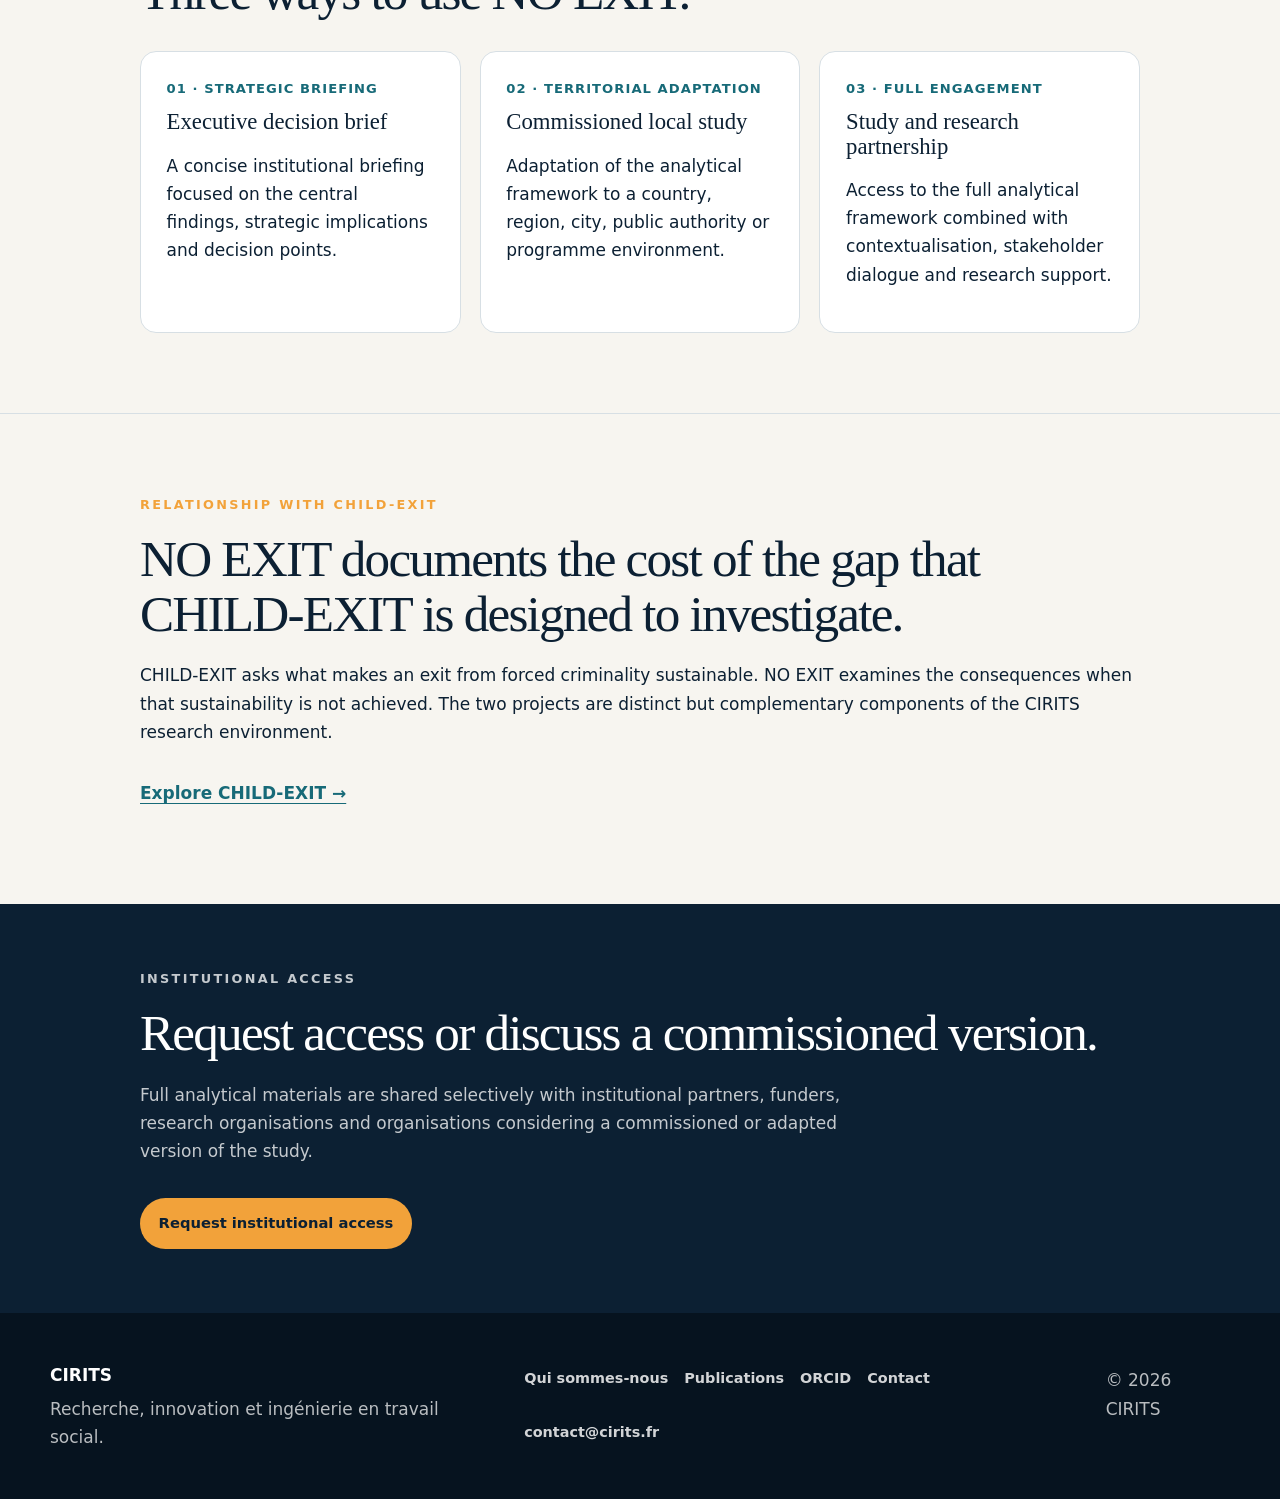
<file: recherches/no-exit/index.html>
<!doctype html>
<html lang="en">
<head>
  <meta charset="utf-8">
  <meta name="viewport" content="width=device-width, initial-scale=1">
  <meta name="theme-color" content="#0c2033">
  <link rel="icon" type="image/svg+xml" href="/assets/favicon.svg">

  <title>NO EXIT — Cyril Malglaive | Cost of non-sustained exits | CIRITS</title>
  <meta name="description" content="NO EXIT is a CIRITS strategic study led by Cyril Malglaive on the cumulative human, institutional and economic costs of non-sustained exits from criminal exploitation, with France, UK and EU comparative scope.">
  <meta name="author" content="Cyril Malglaive">
  <meta name="keywords" content="NO EXIT, Cyril Malglaive, CIRITS, cost of non-sustained exit, forced criminality, criminal exploitation, sustainable exit, CHILD-EXIT">
  <meta name="robots" content="index,follow,max-image-preview:large,max-snippet:-1">
  <link rel="canonical" href="https://cirits.fr/recherches/no-exit/">

  <meta property="og:type" content="article">
  <meta property="og:site_name" content="CIRITS">
  <meta property="og:locale" content="en_GB">
  <meta property="og:title" content="NO EXIT — Cyril Malglaive | CIRITS Strategic Study">
  <meta property="og:description" content="Strategic study led by Cyril Malglaive at CIRITS: what does a non-sustained exit from criminal exploitation cost over time? Public preview; full analytical access is controlled.">
  <meta property="og:url" content="https://cirits.fr/recherches/no-exit/">
  <meta property="og:image" content="https://cirits.fr/assets/og-cirits.jpg">
  <meta property="og:image:width" content="400">
  <meta property="og:image:height" content="210">
  <meta property="og:image:alt" content="CIRITS — Recherches et innovations en travail social">
  <meta name="twitter:card" content="summary_large_image">
  <meta name="twitter:image" content="https://cirits.fr/assets/og-cirits.jpg">
  <meta name="twitter:image:alt" content="CIRITS — Recherches et innovations en travail social">

  <link rel="stylesheet" href="../../assets/styles.css">

  <style>
    .ne-wrap{width:min(1000px,calc(100% - 2rem));margin:0 auto}
    .ne-hero{padding:7rem 0 5rem;background:linear-gradient(135deg,#071827 0%,#103c4a 100%);color:#fff}
    .ne-kicker{margin:0 0 1rem;color:#f2a23a;font-size:.8rem;font-weight:850;letter-spacing:.18em;text-transform:uppercase}
    .ne-hero h1{margin:0 0 1.4rem;font-size:clamp(3.5rem,8vw,7rem);line-height:.92}
    .ne-hero .lead{max-width:820px}
    .ne-badge{display:inline-block;margin-top:2rem;padding:.55rem .85rem;border:1px solid rgba(255,255,255,.35);border-radius:999px;font-size:.88rem;font-weight:800}
    .ne-section{padding:5rem 0;border-top:1px solid #d7dfe4}
    .ne-section h2{max-width:850px}
    .ne-grid{display:grid;grid-template-columns:repeat(2,minmax(0,1fr));gap:1.2rem;margin-top:2rem}
    .ne-card{padding:1.6rem;background:#fff;border:1px solid #d7dfe4;border-radius:1rem}
    .ne-card h3{margin-bottom:.7rem}
    .ne-card p{color:#30465a}
    .ne-lock{padding:2rem;border-left:5px solid #f2a23a;background:#fff0d6}
    .ne-lock strong{display:block;margin-bottom:.5rem;font-size:1.1rem}
    .ne-formats{display:grid;grid-template-columns:repeat(3,minmax(0,1fr));gap:1.2rem;margin-top:2rem}
    .ne-format{padding:1.6rem;background:#fff;border:1px solid #d7dfe4;border-radius:1rem}
    .ne-format span{display:block;margin-bottom:.65rem;color:#176a78;font-size:.82rem;font-weight:850;letter-spacing:.08em;text-transform:uppercase}
    .ne-cta{padding:4rem 0;background:#0c2033;color:#fff}
    .ne-cta h2{color:#fff}
    .ne-cta p{max-width:760px;color:rgba(255,255,255,.76)}
    .ne-cta .button-primary{margin-top:1rem}
    @media(max-width:800px){.ne-grid,.ne-formats{grid-template-columns:1fr}}
  </style>

  <script type="application/ld+json">
  {
    "@context":"https://schema.org",
    "@type":"Report",
    "@id":"https://cirits.fr/recherches/no-exit/#report",
    "name":"NO EXIT — Evidence for Action",
    "url":"https://cirits.fr/recherches/no-exit/",
    "description":"CIRITS strategic study led by Cyril Malglaive examining the cumulative human, institutional and economic costs associated with non-sustained exits from criminal exploitation.",
    "inLanguage":["en","fr"],
    "isAccessibleForFree":false,
    "dateModified":"2026-09-29",
    "author":{"@id":"https://cirits.fr/cyril-malglaive/#person"},
    "creator":{"@id":"https://cirits.fr/cyril-malglaive/#person"},
    "publisher":{"@id":"https://cirits.fr/#organization"},
    "about":[
      "forced criminality",
      "criminal exploitation",
      "sustainable exit",
      "re-exploitation",
      "child protection",
      "justice costs",
      "social costs",
      "economic costs"
    ],
    "spatialCoverage":["France","United Kingdom","European Union"]
  }
  </script>
</head>

<body>
  <a class="skip-link" href="#contenu">Skip to content</a>

  <header class="site-header">
    <div class="nav-shell">
      <a class="brand" href="../../" aria-label="CIRITS home"><span class="brand-mark">C</span><span>CIRITS</span></a>
      <button class="menu-button" type="button" data-menu-button aria-expanded="false" aria-controls="menu">Menu</button>
      <nav class="site-nav" id="menu" data-menu aria-label="Main navigation">
        <a href="../../">Home</a>
        <a href="../../qui-sommes-nous/">About CIRITS</a>
        <a href="../" aria-current="page">Research</a>
        <a href="../../programmes/">Programmes</a>
        <a href="../../publications/">Publications</a>
        <a href="../contact/">Contact</a>
      </nav>
    </div>
  </header>

  <main id="contenu">
    <section class="ne-hero">
      <div class="ne-wrap">
        <p class="ne-kicker">CIRITS · Strategic study led by Cyril Malglaive · Controlled access</p>
        <h1>NO EXIT</h1>
        <p class="lead"><strong>Evidence for Action: measuring the cost when exit does not become sustainable.</strong><br><br>
        NO EXIT is a strategic research and decision-support study led by <a href="../../cyril-malglaive/" style="color:inherit;text-decoration:underline">Cyril Malglaive</a> within CIRITS. It asks what happens when protection interrupts exploitation but does not create the conditions for a sustainable exit.</p>
        <span class="ne-badge">Public preview · Full analytical report not publicly downloadable</span>
      </div>
    </section>

    <section class="ne-section">
      <div class="ne-wrap">
        <p class="eyebrow">The question</p>
        <h2>Failure to sustain an exit has consequences far beyond the initial protection episode.</h2>
        <p>NO EXIT examines the cumulative consequences of failed or incomplete exits from criminal exploitation over a five-year horizon. The study connects human trajectories with the repeated mobilisation of child protection, justice, health, social and public-security systems.</p>
        <p>The purpose is not to reduce a child’s trajectory to a monetary value. It is to make visible the institutional and economic consequences of repeated re-exploitation, repeated interventions and the absence of durable alternatives.</p>
      </div>
    </section>

    <section class="ne-section" lang="fr">
      <div class="ne-wrap">
        <p class="eyebrow">Repère</p>
        <h2>NO EXIT, une étude CIRITS conduite par Cyril Malglaive.</h2>
        <p>NO EXIT prolonge les travaux de Cyril Malglaive et du CIRITS sur les trajectoires de sortie durable. L’étude vise à rendre visibles les coûts cumulés qui apparaissent lorsque la protection immédiate ne devient pas une sortie soutenable dans le temps, puis à identifier les points de rupture et les scénarios d’investissement alternatifs.</p>
        <p><a class="card-link" href="../../cyril-malglaive/">Parcours et travaux de Cyril Malglaive →</a></p>
      </div>
    </section>

    <section class="ne-section">
      <div class="ne-wrap">
        <p class="eyebrow">Scope</p>
        <h2>A comparative frame designed for decision-makers.</h2>
        <div class="ne-grid">
          <article class="ne-card"><h3>Five-year horizon</h3><p>Analysis of cumulative consequences rather than the cost of a single intervention or placement episode.</p></article>
          <article class="ne-card"><h3>France · UK · European Union</h3><p>Comparative reading of protection, justice and exploitation environments, with adaptation possible for a specific territory.</p></article>
          <article class="ne-card"><h3>Multiple cost domains</h3><p>Human, social, child-protection, justice, health, public-security and economic consequences are examined together.</p></article>
          <article class="ne-card"><h3>Decision-use orientation</h3><p>The study is designed to support strategic discussion on prevention, sustainable exit, reintegration and investment in continuity of protection.</p></article>
        </div>
      </div>
    </section>

    <section class="ne-section">
      <div class="ne-wrap">
        <p class="eyebrow">Methodological position</p>
        <h2>Evidence first. Assumptions remain visible.</h2>
        <p>NO EXIT combines published evidence, institutional data, documented cost categories and explicit modelling assumptions. Where comparable evidence is limited, uncertainty is retained rather than concealed.</p>
        <p>The controlled-access version provides the analytical architecture, source framework, assumptions, comparative tables and commissioning options required for institutional use.</p>

        <div class="ne-lock">
          <strong>What remains protected</strong>
          Detailed calculations, source tables, modelling assumptions, comparative scenarios and the complete analytical report are not published on this website.
        </div>
      </div>
    </section>

    <section class="ne-section">
      <div class="ne-wrap">
        <p class="eyebrow">Available deliverables</p>
        <h2>Three ways to use NO EXIT.</h2>
        <div class="ne-formats">
          <article class="ne-format">
            <span>01 · Strategic briefing</span>
            <h3>Executive decision brief</h3>
            <p>A concise institutional briefing focused on the central findings, strategic implications and decision points.</p>
          </article>
          <article class="ne-format">
            <span>02 · Territorial adaptation</span>
            <h3>Commissioned local study</h3>
            <p>Adaptation of the analytical framework to a country, region, city, public authority or programme environment.</p>
          </article>
          <article class="ne-format">
            <span>03 · Full engagement</span>
            <h3>Study and research partnership</h3>
            <p>Access to the full analytical framework combined with contextualisation, stakeholder dialogue and research support.</p>
          </article>
        </div>
      </div>
    </section>

    <section class="ne-section">
      <div class="ne-wrap">
        <p class="eyebrow">Relationship with CHILD-EXIT</p>
        <h2>NO EXIT documents the cost of the gap that CHILD-EXIT is designed to investigate.</h2>
        <p>CHILD-EXIT asks what makes an exit from forced criminality sustainable. NO EXIT examines the consequences when that sustainability is not achieved. The two projects are distinct but complementary components of the CIRITS research environment.</p>
        <p><a class="card-link" href="../../programmes/child-exit/">Explore CHILD-EXIT →</a></p>
      </div>
    </section>

    <section class="ne-cta">
      <div class="ne-wrap">
        <p class="ne-kicker">Institutional access</p>
        <h2>Request access or discuss a commissioned version.</h2>
        <p>Full analytical materials are shared selectively with institutional partners, funders, research organisations and organisations considering a commissioned or adapted version of the study.</p>
        <a class="button button-primary" href="mailto:contact@cirits.fr?subject=NO%20EXIT%20-%20Institutional%20access%20request">Request institutional access</a>
      </div>
    </section>
  </main>

  <footer class="site-footer" lang="fr">
    <div class="site-footer-inner">
      <div><strong>CIRITS</strong><p>Recherche, innovation et ingénierie en travail social.</p></div>
      <div class="footer-links">
        <a href="/qui-sommes-nous/">Qui sommes-nous</a>
        <a href="/publications/">Publications</a>
        <a href="https://orcid.org/0009-0007-4554-3817" rel="me external">ORCID</a>
      
        <a href="/contact/">Contact</a>
        <a href="/contact/#ecrire">contact@cirits.fr</a></div>
      <div><p>© <span data-year>2026</span> CIRITS</p></div>
    </div>
  </footer>

  <script src="../../assets/main.js"></script>
</body>
</html>
</file>
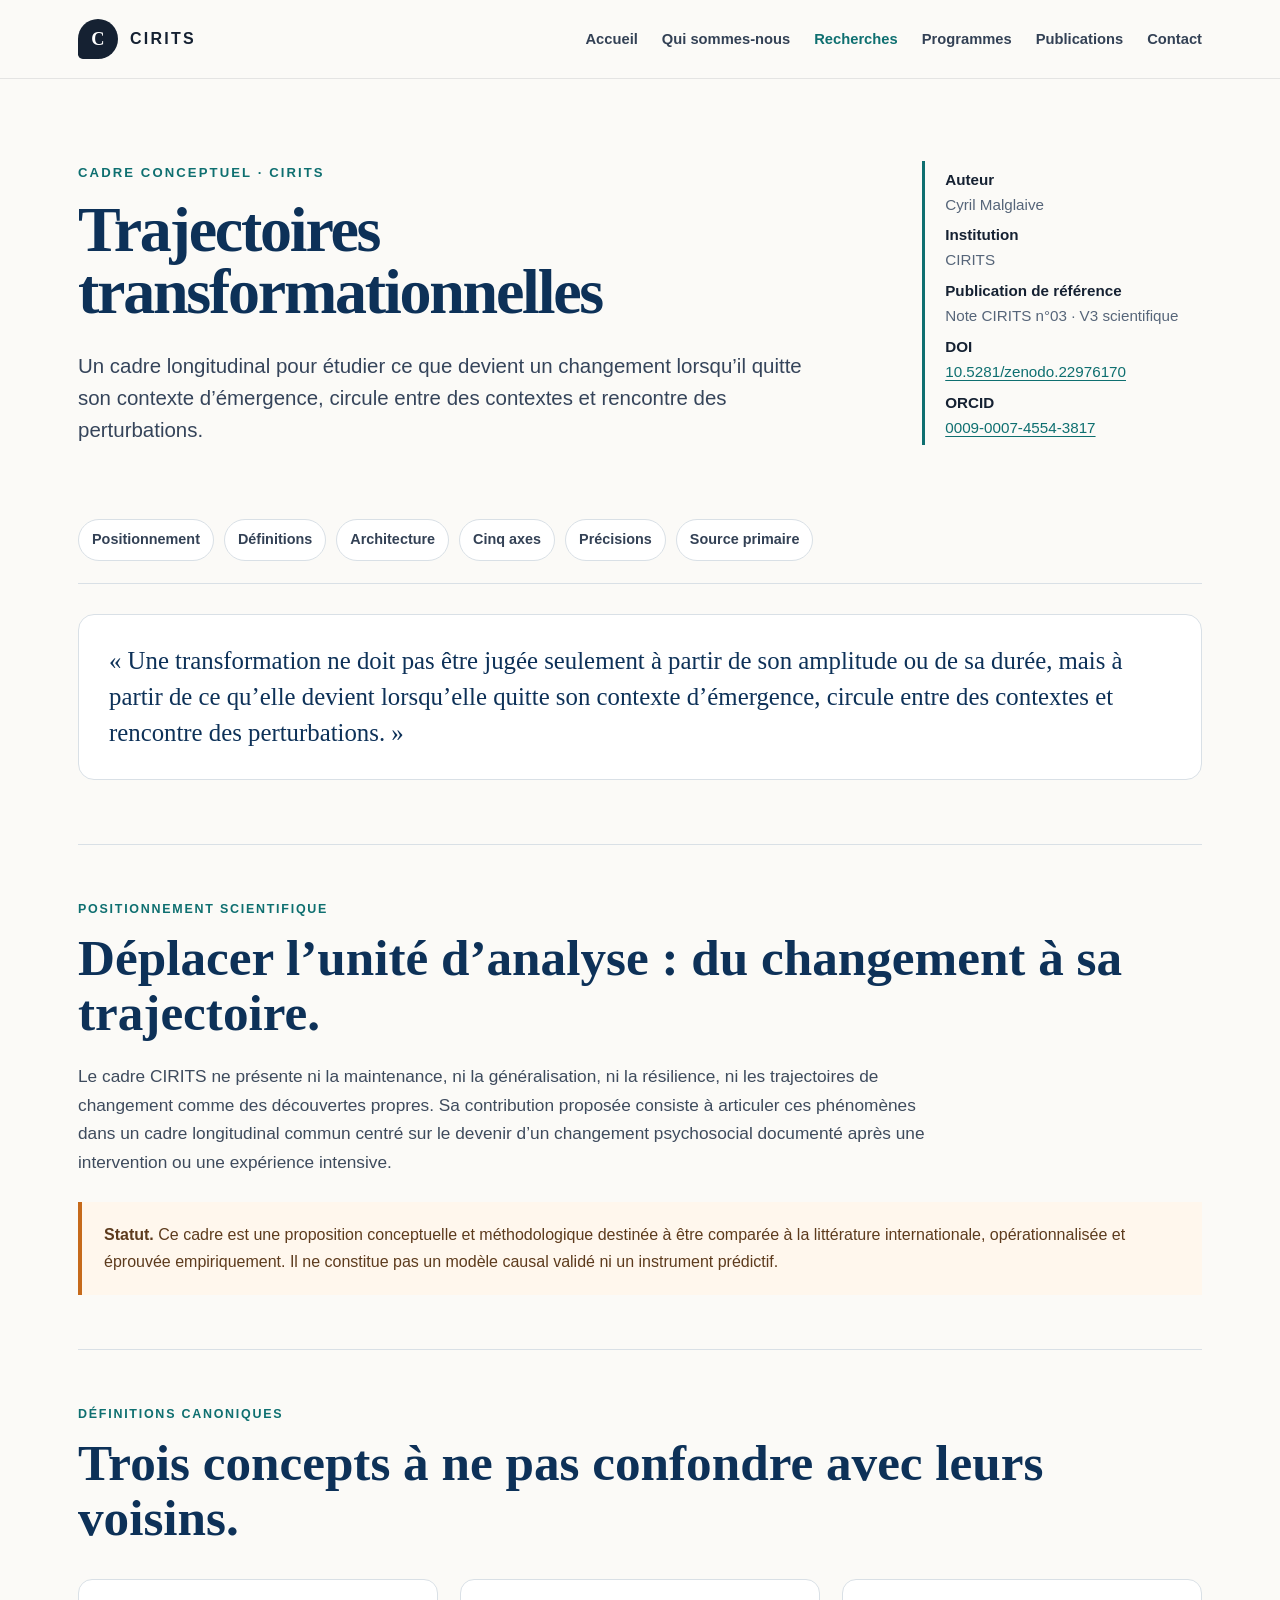
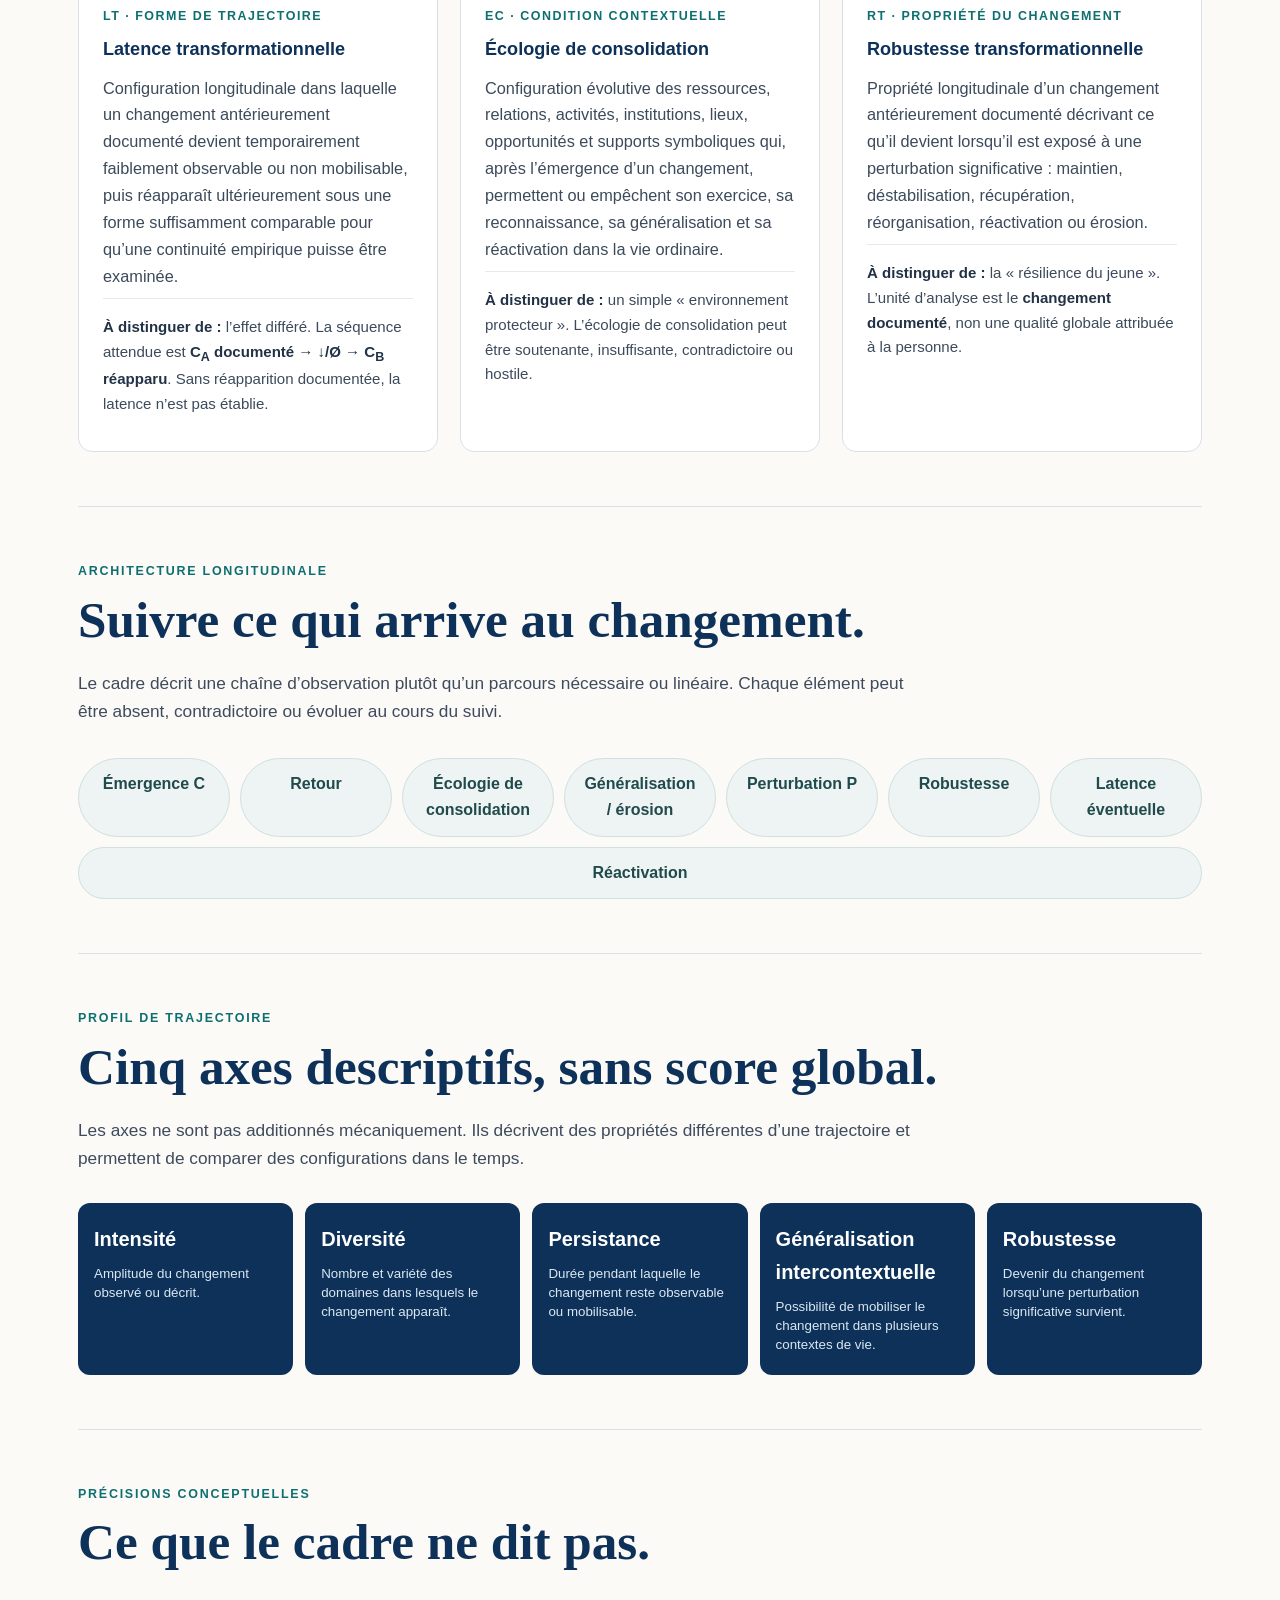
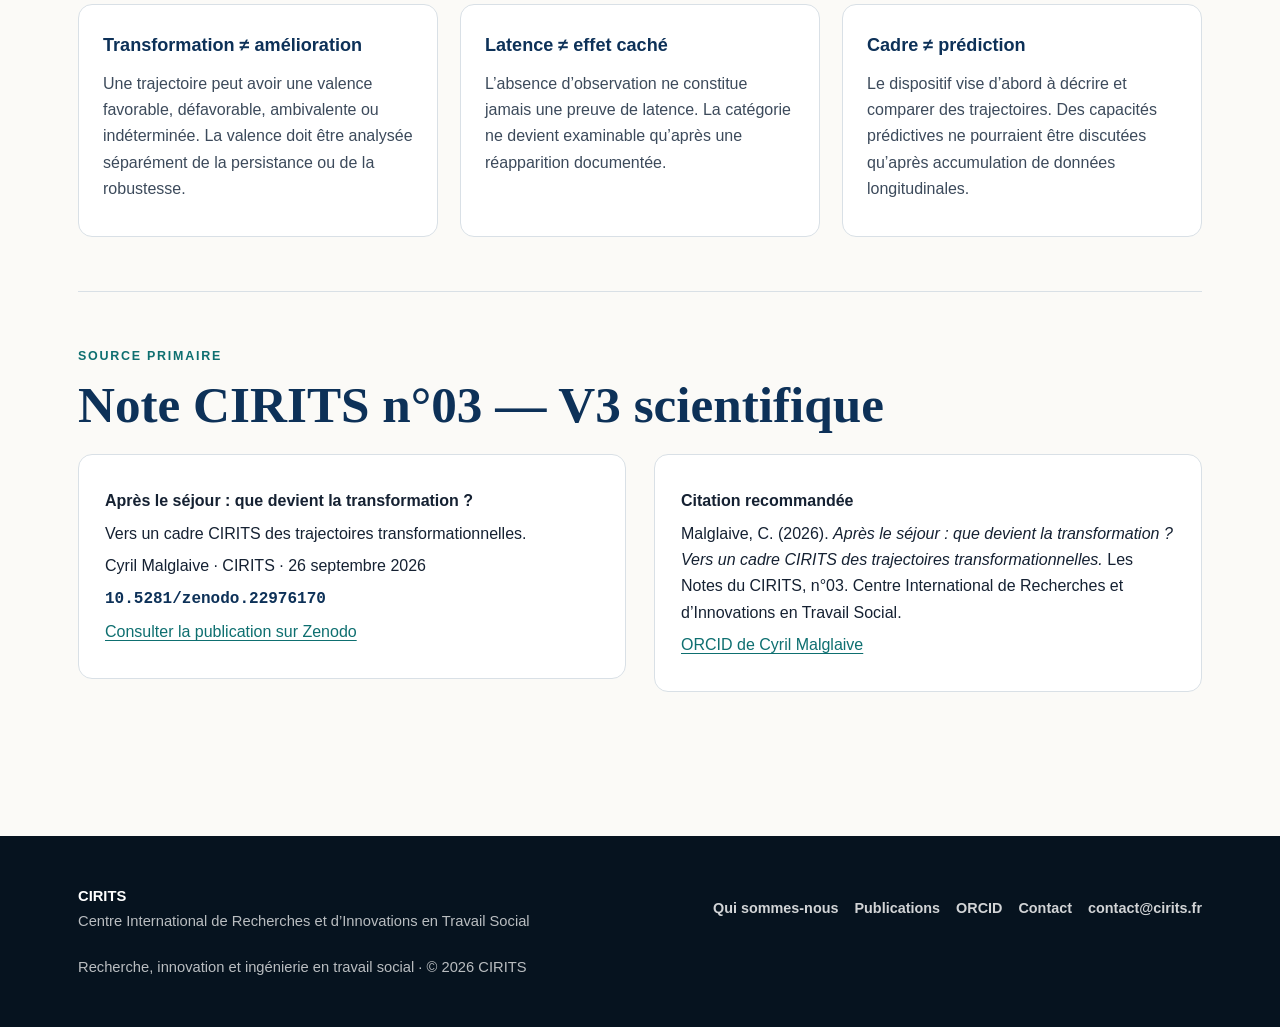
<file: recherches/trajectoires-transformationnelles/index.html>
<!doctype html>
<html lang="fr">
<head>
  <meta charset="utf-8">
  <meta name="viewport" content="width=device-width, initial-scale=1">
  <meta name="theme-color" content="#0c2033">
  <link rel="icon" type="image/svg+xml" href="/assets/favicon.svg">
  <title>Trajectoires transformationnelles | Cadre CIRITS</title>
  <meta name="description" content="Cadre CIRITS des trajectoires transformationnelles : latence, écologie de consolidation, généralisation intercontextuelle et robustesse.">
  <meta name="author" content="Cyril Malglaive">
  <meta name="robots" content="index,follow,max-image-preview:large,max-snippet:-1,max-video-preview:-1">
  <link rel="canonical" href="https://cirits.fr/recherches/trajectoires-transformationnelles/">
  <meta property="og:type" content="article">
  <meta property="og:site_name" content="CIRITS">
  <meta property="og:locale" content="fr_FR">
  <meta property="og:title" content="Trajectoires transformationnelles | Cadre CIRITS">
  <meta property="og:description" content="Cadre CIRITS des trajectoires transformationnelles : latence, écologie de consolidation, généralisation intercontextuelle et robustesse.">
  <meta property="og:url" content="https://cirits.fr/recherches/trajectoires-transformationnelles/">
  <meta property="og:image" content="https://cirits.fr/assets/og-cirits.jpg">
  <meta property="og:image:width" content="400">
  <meta property="og:image:height" content="210">
  <meta property="og:image:alt" content="CIRITS — Recherches et innovations en travail social">
  <meta name="twitter:card" content="summary_large_image">
  <meta name="twitter:image" content="https://cirits.fr/assets/og-cirits.jpg">
  <meta name="twitter:image:alt" content="CIRITS — Recherches et innovations en travail social">
  <meta name="citation_title" content="Après le séjour : que devient la transformation ? Vers un cadre CIRITS des trajectoires transformationnelles">
  <meta name="citation_author" content="Cyril Malglaive">
  <meta name="citation_publication_date" content="2026/09/26">
  <meta name="citation_doi" content="10.5281/zenodo.22976170">
  <meta name="citation_technical_report_number" content="Note CIRITS n°03">
  <style>
    :root{
      --navy:#0d3158;
      --navy-2:#163f69;
      --teal:#0e6f70;
      --ink:#152132;
      --muted:#566579;
      --paper:#fbfaf7;
      --white:#ffffff;
      --line:#d9e0e6;
      --soft:#eef4f4;
      --max:1180px;
    }
    *{box-sizing:border-box}
    html{scroll-behavior:smooth}
    body{margin:0;background:var(--paper);color:var(--ink);font-family:Inter,ui-sans-serif,-apple-system,BlinkMacSystemFont,"Segoe UI",Roboto,Helvetica,Arial,sans-serif;line-height:1.65}
    a{color:var(--teal);text-decoration-thickness:1px;text-underline-offset:3px}
    a:focus-visible,button:focus-visible{outline:3px solid #f2a23a;outline-offset:4px}
    .skip-link{position:absolute;left:1rem;top:-4rem;z-index:100;padding:.7rem 1rem;background:#fff;border-radius:.5rem;color:var(--ink)}
    .skip-link:focus{top:1rem}
    .topbar{position:sticky;top:0;z-index:20;background:rgba(251,250,247,.96);border-bottom:1px solid rgba(21,33,50,.1);backdrop-filter:blur(14px)}
    .nav{max-width:var(--max);min-height:78px;margin:auto;padding:0 28px;display:flex;align-items:center;gap:28px}
    .brand{display:inline-flex;align-items:center;gap:.75rem;font-weight:850;letter-spacing:.14em;color:var(--ink);text-decoration:none}
    .brand-mark{display:grid;width:40px;height:40px;place-items:center;color:#fff;background:var(--ink);border-radius:50% 50% 50% 12%;font-family:Georgia,serif;font-size:1.15rem;letter-spacing:0}
    .navlinks{margin-left:auto;display:flex;align-items:center;gap:24px;flex-wrap:wrap}
    .navlinks a{color:#334155;text-decoration:none;font-size:.92rem;font-weight:700}
    .navlinks a:hover,.navlinks a[aria-current="page"]{color:var(--teal)}
    .menu-button{display:none;border:1px solid var(--line);background:#fff;border-radius:999px;padding:.55rem .9rem;font:inherit;font-weight:750;color:var(--ink)}
    main{max-width:var(--max);margin:auto;padding:0 28px 90px}
    .hero{padding:82px 0 58px;display:grid;grid-template-columns:minmax(0,1.85fr) minmax(270px,.65fr);gap:48px;align-items:end}
    .hero>div,.hero>.meta{min-width:0}
    .eyebrow{font-size:.82rem;font-weight:800;letter-spacing:.16em;text-transform:uppercase;color:var(--teal);margin-bottom:16px}
    h1{font-family:Georgia,"Times New Roman",serif;color:var(--navy);font-size:clamp(3rem,5vw,5.1rem);line-height:.96;letter-spacing:-.035em;margin:0 0 28px;max-width:100%}
    .lead{font-size:1.28rem;line-height:1.55;max-width:760px;margin:0;color:#35445a}
    .meta{border-left:3px solid var(--teal);padding-left:20px;color:var(--muted);font-size:.95rem}
    .meta strong{color:var(--ink)}
    .meta p{margin:.35rem 0}
    .page-index{display:flex;gap:10px;flex-wrap:wrap;margin:0 0 30px;padding:16px 0 22px;border-bottom:1px solid var(--line)}
    .page-index a{display:inline-flex;align-items:center;min-height:38px;padding:8px 13px;border:1px solid var(--line);border-radius:999px;background:#fff;color:#334155;text-decoration:none;font-size:.9rem;font-weight:700}
    .page-index a:hover{border-color:var(--teal);color:var(--teal)}
    .claim{margin:14px 0 64px;padding:28px 30px;border:1px solid var(--line);border-radius:16px;background:var(--white);font-family:Georgia,"Times New Roman",serif;font-size:1.55rem;line-height:1.45;color:var(--navy)}
    section{padding:54px 0;border-top:1px solid var(--line)}
    section[id]{scroll-margin-top:100px}
    .section-kicker{font-size:.78rem;font-weight:800;letter-spacing:.14em;text-transform:uppercase;color:var(--teal);margin-bottom:10px}
    h2{font-family:Georgia,"Times New Roman",serif;font-size:clamp(2rem,4vw,3.4rem);line-height:1.08;color:var(--navy);margin:0 0 22px}
    h3{font-size:1.13rem;color:var(--navy);margin:0 0 10px}
    .intro{max-width:850px;font-size:1.08rem;color:#3e4b5d}
    .grid-3{display:grid;grid-template-columns:repeat(3,1fr);gap:22px;margin-top:34px}
    .card{background:#fff;border:1px solid var(--line);border-radius:14px;padding:26px 24px}
    .card .term{display:block;font-size:.78rem;font-weight:800;letter-spacing:.12em;text-transform:uppercase;color:var(--teal);margin-bottom:8px}
    .card p{margin:.5rem 0;color:#3c4a5b}
    .definition{font-size:1.02rem}
    .not{margin-top:18px;padding-top:16px;border-top:1px solid #e4eaee;font-size:.94rem;color:#536273}
    .not strong{color:#223246}
    .flow{display:flex;gap:10px;align-items:stretch;flex-wrap:wrap;margin-top:32px}
    .flow span{flex:1 1 150px;background:var(--soft);border:1px solid #cfe0df;border-radius:999px;padding:12px 16px;text-align:center;font-weight:700;color:#214a4c}
    .axes{display:grid;grid-template-columns:repeat(5,1fr);gap:12px;margin-top:30px}
    .axis{background:var(--navy);color:#fff;border-radius:12px;padding:20px 16px;min-height:150px}
    .axis b{display:block;font-size:1.25rem;margin-bottom:8px}
    .axis small{display:block;color:#dbe7f3;line-height:1.45}
    .evidence{display:grid;grid-template-columns:1fr 1fr;gap:28px;align-items:start}
    .sourcebox{background:#fff;border:1px solid var(--line);border-radius:14px;padding:26px}
    .sourcebox p{margin:.4rem 0}
    .doi{font-family:ui-monospace,SFMono-Regular,Menlo,Consolas,monospace;color:var(--navy);font-weight:700;word-break:break-all}
    .warning{background:#fff7ed;border-left:4px solid #c66a1b;padding:20px 22px;margin-top:26px;color:#5d3b1d}
    footer{background:#06131f;color:rgba(255,255,255,.72)}
    .footer-inner{max-width:var(--max);margin:auto;padding:48px 28px;color:rgba(255,255,255,.72);font-size:.92rem;display:flex;justify-content:space-between;gap:22px;flex-wrap:wrap}
    .footer-inner strong{color:#fff}
    .footer-links{display:flex;align-items:center;gap:16px;flex-wrap:wrap}
    .footer-links a{color:rgba(255,255,255,.82);text-decoration:none;font-size:.9rem;font-weight:700}
    .footer-links a:hover{color:#fff}
    @media(max-width:980px){
      .hero{grid-template-columns:1fr;gap:24px;padding-top:56px}
      .grid-3,.evidence{grid-template-columns:1fr}
      .axes{grid-template-columns:1fr 1fr}
      .menu-button{display:inline-flex;margin-left:auto}
      .nav{position:relative;flex-wrap:wrap}
      .navlinks{display:none;position:absolute;left:28px;right:28px;top:66px;z-index:50;padding:16px;flex-direction:column;gap:10px;background:#fff;border:1px solid var(--line);border-radius:14px;box-shadow:0 18px 45px rgba(21,33,50,.14)}
      .navlinks[data-open]{display:flex}
      .navlinks a{padding:8px 6px}
    }
    @media(max-width:560px){main{padding-left:18px;padding-right:18px}.axes{grid-template-columns:1fr}h1{font-size:3.35rem}.claim{font-size:1.25rem}.nav{padding-left:18px;padding-right:18px}}
  </style>
  <script type="application/ld+json">
  {
    "@context":"https://schema.org",
    "@graph":[
      {
        "@type":"WebPage",
        "@id":"https://cirits.fr/recherches/trajectoires-transformationnelles/#webpage",
        "url":"https://cirits.fr/recherches/trajectoires-transformationnelles/",
        "name":"Trajectoires transformationnelles | Cadre CIRITS",
        "description":"Définitions canoniques du cadre CIRITS des trajectoires transformationnelles.",
        "inLanguage":"fr",
        "isPartOf":{"@id":"https://cirits.fr/#website"},
        "about":{"@id":"https://doi.org/10.5281/zenodo.22976170"},
        "author":{"@id":"https://orcid.org/0009-0007-4554-3817"},
        "publisher":{"@id":"https://cirits.fr/#organization"}
      },
      {
        "@type":"ScholarlyArticle",
        "@id":"https://doi.org/10.5281/zenodo.22976170",
        "headline":"Après le séjour : que devient la transformation ?",
        "alternativeHeadline":"Vers un cadre CIRITS des trajectoires transformationnelles",
        "datePublished":"2026-09-26",
        "inLanguage":"fr",
        "identifier":"https://doi.org/10.5281/zenodo.22976170",
        "sameAs":"https://doi.org/10.5281/zenodo.22976170",
        "author":{"@id":"https://orcid.org/0009-0007-4554-3817"},
        "publisher":{"@id":"https://cirits.fr/#organization"},
        "keywords":["trajectoires transformationnelles","latence transformationnelle","écologie de consolidation","généralisation intercontextuelle","robustesse transformationnelle","recherche longitudinale"]
      },
      {
        "@type":"Person",
        "@id":"https://orcid.org/0009-0007-4554-3817",
        "name":"Cyril Malglaive",
        "url":"https://cirits.fr/cyril-malglaive/",
        "sameAs":["https://orcid.org/0009-0007-4554-3817"]
      },
      {
        "@type":"Organization",
        "@id":"https://cirits.fr/#organization",
        "name":"Centre International de Recherches et d’Innovations en Travail Social (CIRITS)",
        "url":"https://cirits.fr/"
      },
      {
        "@type":"DefinedTermSet",
        "@id":"https://cirits.fr/recherches/trajectoires-transformationnelles/#definitions",
        "name":"Cadre CIRITS des trajectoires transformationnelles",
        "hasDefinedTerm":[
          {"@type":"DefinedTerm","name":"Latence transformationnelle","termCode":"LT","description":"Configuration longitudinale dans laquelle un changement antérieurement documenté devient temporairement faiblement observable ou non mobilisable, puis réapparaît ultérieurement sous une forme suffisamment comparable pour qu’une continuité empirique puisse être examinée."},
          {"@type":"DefinedTerm","name":"Écologie de consolidation","termCode":"EC","description":"Configuration évolutive des ressources, relations, activités, institutions, lieux, opportunités et supports symboliques qui, après l’émergence d’un changement, permettent ou empêchent son exercice, sa reconnaissance, sa généralisation et sa réactivation dans la vie ordinaire."},
          {"@type":"DefinedTerm","name":"Robustesse transformationnelle","termCode":"RT","description":"Propriété longitudinale d’un changement antérieurement documenté décrivant ce qu’il devient lorsqu’il est exposé à une perturbation significative : maintien, déstabilisation, récupération, réorganisation, réactivation ou érosion."}
        ]
      }
    ]
  }
  </script>
</head>
<body>
  <a class="skip-link" href="#contenu">Aller au contenu</a>
  <header class="topbar">
    <nav class="nav" aria-label="Navigation principale">
      <a class="brand" href="/" aria-label="Accueil du CIRITS"><span class="brand-mark">C</span><span>CIRITS</span></a>
      <button class="menu-button" type="button" data-menu-button aria-expanded="false" aria-controls="framework-menu">Menu</button>
      <div class="navlinks" id="framework-menu" data-menu>
        <a href="/">Accueil</a>
        <a href="/qui-sommes-nous/">Qui sommes-nous</a>
        <a href="/recherches/" aria-current="page">Recherches</a>
        <a href="/programmes/">Programmes</a>
        <a href="/publications/">Publications</a>
        <a href="../contact/">Contact</a>
      </div>
    </nav>
  </header>

  <main id="contenu">
    <section class="hero" style="border-top:0">
      <div>
        <div class="eyebrow">Cadre conceptuel · CIRITS</div>
        <h1>Trajectoires transformationnelles</h1>
        <p class="lead">Un cadre longitudinal pour étudier ce que devient un changement lorsqu’il quitte son contexte d’émergence, circule entre des contextes et rencontre des perturbations.</p>
      </div>
      <aside class="meta" aria-label="Métadonnées scientifiques">
        <p><strong>Auteur</strong><br>Cyril Malglaive</p>
        <p><strong>Institution</strong><br>CIRITS</p>
        <p><strong>Publication de référence</strong><br>Note CIRITS n°03 · V3 scientifique</p>
        <p><strong>DOI</strong><br><a href="https://doi.org/10.5281/zenodo.22976170">10.5281/zenodo.22976170</a></p>
        <p><strong>ORCID</strong><br><a href="https://orcid.org/0009-0007-4554-3817" rel="me external">0009-0007-4554-3817</a></p>
      </aside>
    </section>

    <nav class="page-index" aria-label="Navigation dans le cadre">
      <a href="#positionnement">Positionnement</a>
      <a href="#definitions">Définitions</a>
      <a href="#architecture">Architecture</a>
      <a href="#axes">Cinq axes</a>
      <a href="#precision">Précisions</a>
      <a href="#source">Source primaire</a>
    </nav>

    <div class="claim">« Une transformation ne doit pas être jugée seulement à partir de son amplitude ou de sa durée, mais à partir de ce qu’elle devient lorsqu’elle quitte son contexte d’émergence, circule entre des contextes et rencontre des perturbations. »</div>

    <section id="positionnement">
      <div class="section-kicker">Positionnement scientifique</div>
      <h2>Déplacer l’unité d’analyse : du changement à sa trajectoire.</h2>
      <p class="intro">Le cadre CIRITS ne présente ni la maintenance, ni la généralisation, ni la résilience, ni les trajectoires de changement comme des découvertes propres. Sa contribution proposée consiste à articuler ces phénomènes dans un cadre longitudinal commun centré sur le devenir d’un changement psychosocial documenté après une intervention ou une expérience intensive.</p>
      <div class="warning"><strong>Statut.</strong> Ce cadre est une proposition conceptuelle et méthodologique destinée à être comparée à la littérature internationale, opérationnalisée et éprouvée empiriquement. Il ne constitue pas un modèle causal validé ni un instrument prédictif.</div>
    </section>

    <section id="definitions">
      <div class="section-kicker">Définitions canoniques</div>
      <h2>Trois concepts à ne pas confondre avec leurs voisins.</h2>
      <div class="grid-3">
        <article class="card" id="latence-transformationnelle">
          <span class="term">LT · Forme de trajectoire</span>
          <h3>Latence transformationnelle</h3>
          <p class="definition">Configuration longitudinale dans laquelle un changement antérieurement documenté devient temporairement faiblement observable ou non mobilisable, puis réapparaît ultérieurement sous une forme suffisamment comparable pour qu’une continuité empirique puisse être examinée.</p>
          <p class="not"><strong>À distinguer de :</strong> l’effet différé. La séquence attendue est <strong>C<sub>A</sub> documenté → ↓/Ø → C<sub>B</sub> réapparu</strong>. Sans réapparition documentée, la latence n’est pas établie.</p>
        </article>
        <article class="card" id="ecologie-consolidation">
          <span class="term">EC · Condition contextuelle</span>
          <h3>Écologie de consolidation</h3>
          <p class="definition">Configuration évolutive des ressources, relations, activités, institutions, lieux, opportunités et supports symboliques qui, après l’émergence d’un changement, permettent ou empêchent son exercice, sa reconnaissance, sa généralisation et sa réactivation dans la vie ordinaire.</p>
          <p class="not"><strong>À distinguer de :</strong> un simple « environnement protecteur ». L’écologie de consolidation peut être soutenante, insuffisante, contradictoire ou hostile.</p>
        </article>
        <article class="card" id="robustesse-transformationnelle">
          <span class="term">RT · Propriété du changement</span>
          <h3>Robustesse transformationnelle</h3>
          <p class="definition">Propriété longitudinale d’un changement antérieurement documenté décrivant ce qu’il devient lorsqu’il est exposé à une perturbation significative : maintien, déstabilisation, récupération, réorganisation, réactivation ou érosion.</p>
          <p class="not"><strong>À distinguer de :</strong> la « résilience du jeune ». L’unité d’analyse est le <strong>changement documenté</strong>, non une qualité globale attribuée à la personne.</p>
        </article>
      </div>
    </section>

    <section id="architecture">
      <div class="section-kicker">Architecture longitudinale</div>
      <h2>Suivre ce qui arrive au changement.</h2>
      <p class="intro">Le cadre décrit une chaîne d’observation plutôt qu’un parcours nécessaire ou linéaire. Chaque élément peut être absent, contradictoire ou évoluer au cours du suivi.</p>
      <div class="flow" aria-label="Chaîne conceptuelle">
        <span>Émergence C</span><span>Retour</span><span>Écologie de consolidation</span><span>Généralisation / érosion</span><span>Perturbation P</span><span>Robustesse</span><span>Latence éventuelle</span><span>Réactivation</span>
      </div>
    </section>

    <section id="axes">
      <div class="section-kicker">Profil de trajectoire</div>
      <h2>Cinq axes descriptifs, sans score global.</h2>
      <p class="intro">Les axes ne sont pas additionnés mécaniquement. Ils décrivent des propriétés différentes d’une trajectoire et permettent de comparer des configurations dans le temps.</p>
      <div class="axes">
        <div class="axis"><b>Intensité</b><small>Amplitude du changement observé ou décrit.</small></div>
        <div class="axis"><b>Diversité</b><small>Nombre et variété des domaines dans lesquels le changement apparaît.</small></div>
        <div class="axis"><b>Persistance</b><small>Durée pendant laquelle le changement reste observable ou mobilisable.</small></div>
        <div class="axis"><b>Généralisation intercontextuelle</b><small>Possibilité de mobiliser le changement dans plusieurs contextes de vie.</small></div>
        <div class="axis"><b>Robustesse</b><small>Devenir du changement lorsqu’une perturbation significative survient.</small></div>
      </div>
    </section>

    <section id="precision">
      <div class="section-kicker">Précisions conceptuelles</div>
      <h2>Ce que le cadre ne dit pas.</h2>
      <div class="grid-3">
        <div class="card"><h3>Transformation ≠ amélioration</h3><p>Une trajectoire peut avoir une valence favorable, défavorable, ambivalente ou indéterminée. La valence doit être analysée séparément de la persistance ou de la robustesse.</p></div>
        <div class="card"><h3>Latence ≠ effet caché</h3><p>L’absence d’observation ne constitue jamais une preuve de latence. La catégorie ne devient examinable qu’après une réapparition documentée.</p></div>
        <div class="card"><h3>Cadre ≠ prédiction</h3><p>Le dispositif vise d’abord à décrire et comparer des trajectoires. Des capacités prédictives ne pourraient être discutées qu’après accumulation de données longitudinales.</p></div>
      </div>
    </section>

    <section id="source">
      <div class="section-kicker">Source primaire</div>
      <h2>Note CIRITS n°03 — V3 scientifique</h2>
      <div class="evidence">
        <div class="sourcebox">
          <p><strong>Après le séjour : que devient la transformation ?</strong></p>
          <p>Vers un cadre CIRITS des trajectoires transformationnelles.</p>
          <p>Cyril Malglaive · CIRITS · 26 septembre 2026</p>
          <p class="doi">10.5281/zenodo.22976170</p>
          <p><a href="https://doi.org/10.5281/zenodo.22976170">Consulter la publication sur Zenodo</a></p>
        </div>
        <div class="sourcebox">
          <p><strong>Citation recommandée</strong></p>
          <p>Malglaive, C. (2026). <em>Après le séjour : que devient la transformation ? Vers un cadre CIRITS des trajectoires transformationnelles.</em> Les Notes du CIRITS, n°03. Centre International de Recherches et d’Innovations en Travail Social.</p>
          <p><a href="https://orcid.org/0009-0007-4554-3817" rel="me external">ORCID de Cyril Malglaive</a></p>
        </div>
      </div>
    </section>
  </main>

  <footer>
    <div class="footer-inner">
      <div><strong>CIRITS</strong><br>Centre International de Recherches et d’Innovations en Travail Social</div>
      <div class="footer-links">
        <a href="/qui-sommes-nous/">Qui sommes-nous</a>
        <a href="/publications/">Publications</a>
        <a href="https://orcid.org/0009-0007-4554-3817" rel="me external">ORCID</a>
      
        <a href="/contact/">Contact</a>
        <a href="/contact/#ecrire">contact@cirits.fr</a></div>
      <div>Recherche, innovation et ingénierie en travail social · © <span data-year>2026</span> CIRITS</div>
    </div>
  </footer>
  <script src="../../assets/main.js"></script>
</body>
</html>
</file>
<file: assets/styles.css>
:root {
  --ink: #0c2033;
  --ink-soft: #30465a;
  --paper: #f7f5f0;
  --white: #ffffff;
  --amber: #f2a23a;
  --amber-soft: #fff0d6;
  --blue: #176a78;
  --blue-soft: #dceef0;
  --line: #d7dfe4;
  --max: 1180px;
  --shadow: 0 24px 60px rgba(12, 32, 51, 0.12);
}

* { box-sizing: border-box; }

html { scroll-behavior: smooth; }

body {
  margin: 0;
  color: var(--ink);
  background: var(--paper);
  font-family: Inter, ui-sans-serif, system-ui, -apple-system, BlinkMacSystemFont, "Segoe UI", sans-serif;
  font-size: 17px;
  line-height: 1.66;
  text-rendering: optimizeLegibility;
}

a { color: inherit; }

a:focus-visible,
button:focus-visible {
  outline: 3px solid var(--amber);
  outline-offset: 4px;
}

.skip-link {
  position: absolute;
  left: 1rem;
  top: -4rem;
  z-index: 100;
  padding: .7rem 1rem;
  background: var(--white);
  border-radius: .5rem;
}

.skip-link:focus { top: 1rem; }

.site-header {
  position: sticky;
  top: 0;
  z-index: 20;
  background: rgba(247, 245, 240, .94);
  border-bottom: 1px solid rgba(12, 32, 51, .1);
  backdrop-filter: blur(14px);
}

.nav-shell {
  width: min(var(--max), calc(100% - 2rem));
  min-height: 78px;
  margin: 0 auto;
  display: flex;
  align-items: center;
  justify-content: space-between;
  gap: 2rem;
}

.brand {
  display: inline-flex;
  align-items: center;
  gap: .75rem;
  text-decoration: none;
  font-weight: 850;
  letter-spacing: .14em;
}

.brand-mark {
  display: grid;
  width: 40px;
  height: 40px;
  place-items: center;
  color: var(--white);
  background: var(--ink);
  border-radius: 50% 50% 50% 12%;
  font-family: Georgia, serif;
  font-size: 1.15rem;
  letter-spacing: 0;
}

.site-nav {
  display: flex;
  align-items: center;
  gap: 1.5rem;
}

.site-nav a {
  text-decoration: none;
  color: var(--ink-soft);
  font-size: .92rem;
  font-weight: 700;
}

.site-nav a:hover,
.site-nav a[aria-current="page"] { color: var(--blue); }

.menu-button {
  display: none;
  border: 1px solid var(--line);
  background: var(--white);
  border-radius: 999px;
  padding: .55rem .9rem;
  font: inherit;
  font-weight: 750;
}

.hero {
  position: relative;
  overflow: hidden;
  color: var(--white);
  background:
    radial-gradient(circle at 88% 20%, rgba(242, 162, 58, .22), transparent 26rem),
    linear-gradient(135deg, #071827 0%, #103c4a 100%);
}

.hero::after {
  content: "";
  position: absolute;
  right: -9rem;
  bottom: -15rem;
  width: 34rem;
  height: 34rem;
  border: 1px solid rgba(255, 255, 255, .14);
  border-radius: 50%;
  box-shadow: 0 0 0 4rem rgba(255,255,255,.025), 0 0 0 8rem rgba(255,255,255,.02);
}

.hero-grid,
.page-hero-inner,
.section-inner,
.site-footer-inner {
  width: min(var(--max), calc(100% - 2rem));
  margin: 0 auto;
}

.hero-grid {
  position: relative;
  z-index: 1;
  min-height: 640px;
  padding: 7.5rem 0 5.5rem;
  display: grid;
  grid-template-columns: minmax(0, 1.45fr) minmax(260px, .55fr);
  align-items: end;
  gap: 4rem;
}

.eyebrow {
  margin: 0 0 1rem;
  color: var(--amber);
  font-size: .8rem;
  font-weight: 850;
  letter-spacing: .18em;
  text-transform: uppercase;
}

h1, h2, h3 {
  margin-top: 0;
  font-family: Georgia, "Times New Roman", serif;
  font-weight: 500;
  line-height: 1.08;
}

h1 {
  max-width: 920px;
  margin-bottom: 1.5rem;
  font-size: clamp(3rem, 7vw, 6.6rem);
  letter-spacing: -.045em;
}

h2 {
  margin-bottom: 1.25rem;
  font-size: clamp(2.1rem, 4vw, 3.65rem);
  letter-spacing: -.035em;
}

h3 {
  margin-bottom: .65rem;
  font-size: 1.42rem;
}

.lead {
  max-width: 760px;
  margin: 0;
  color: rgba(255,255,255,.82);
  font-size: clamp(1.08rem, 1.5vw, 1.28rem);
}

.hero-aside {
  padding: 1.5rem 0 0 1.5rem;
  border-left: 2px solid var(--amber);
}

.hero-aside p {
  margin: 0 0 1rem;
  color: rgba(255,255,255,.75);
}

.hero-aside strong {
  display: block;
  color: var(--white);
  font-size: 1.05rem;
}

.actions {
  margin-top: 2rem;
  display: flex;
  flex-wrap: wrap;
  gap: .8rem;
}

.button {
  display: inline-flex;
  min-height: 48px;
  align-items: center;
  justify-content: center;
  padding: .75rem 1.1rem;
  border: 1px solid transparent;
  border-radius: 999px;
  text-decoration: none;
  font-size: .92rem;
  font-weight: 800;
}

.button-primary { color: var(--ink); background: var(--amber); }
.button-secondary { color: var(--white); border-color: rgba(255,255,255,.35); }
.button-outline { color: var(--ink); background: transparent; border-color: var(--ink-soft); cursor: pointer; font-family: inherit; }
.button-outline:hover { background: rgba(12,32,51,.08); }
#copy-status { min-height: 1.5em; font-weight: 700; color: var(--blue); }

.section { padding: 6.5rem 0; }
.section-white { background: var(--white); }
.section-dark { color: var(--white); background: var(--ink); }

.section-head {
  display: grid;
  grid-template-columns: .75fr 1.25fr;
  align-items: start;
  gap: 3rem;
  margin-bottom: 3rem;
}

.section-intro {
  max-width: 700px;
  margin: .3rem 0 0;
  color: var(--ink-soft);
  font-size: 1.08rem;
}

.section-dark .section-intro { color: rgba(255,255,255,.72); }

.question-panel {
  display: grid;
  grid-template-columns: 5rem 1fr;
  gap: 1.5rem;
  padding: clamp(1.5rem, 4vw, 3rem);
  background: var(--amber-soft);
  border-top: 5px solid var(--amber);
  box-shadow: var(--shadow);
}

.question-number {
  font-family: Georgia, serif;
  font-size: 3.6rem;
  line-height: 1;
  color: var(--blue);
}

.question-panel blockquote {
  margin: 0;
  max-width: 900px;
  font-family: Georgia, serif;
  font-size: clamp(1.65rem, 3vw, 2.6rem);
  line-height: 1.25;
}

.grid-3 {
  display: grid;
  grid-template-columns: repeat(3, minmax(0, 1fr));
  gap: 1.2rem;
}

.grid-4 {
  display: grid;
  grid-template-columns: repeat(2, minmax(0, 1fr));
  gap: 1.2rem;
}

.card {
  position: relative;
  min-height: 250px;
  padding: 1.75rem;
  background: var(--white);
  border: 1px solid var(--line);
  border-radius: 1rem;
}

.card::before {
  content: "";
  display: block;
  width: 42px;
  height: 4px;
  margin-bottom: 1.5rem;
  background: var(--amber);
}

.card p { margin-bottom: 0; color: var(--ink-soft); }

.card-link {
  display: inline-block;
  margin-top: 1rem;
  color: var(--blue);
  font-weight: 800;
  text-underline-offset: .25rem;
}

.feature-row {
  display: grid;
  grid-template-columns: repeat(2, minmax(0, 1fr));
  gap: 1.2rem;
}

.feature {
  padding: 2rem;
  color: var(--white);
  background: rgba(255,255,255,.06);
  border: 1px solid rgba(255,255,255,.14);
  border-radius: 1rem;
}

.feature p { color: rgba(255,255,255,.72); }

.page-hero {
  color: var(--white);
  background: linear-gradient(130deg, #071827, #12505b);
}

.page-hero-inner { padding: 6.5rem 0 5rem; }

.page-hero h1 {
  max-width: 1040px;
  font-size: clamp(2.8rem, 6vw, 5.4rem);
}

.content-grid {
  display: grid;
  grid-template-columns: minmax(220px, .65fr) minmax(0, 1.35fr);
  gap: 4rem;
}

.sticky-index {
  position: sticky;
  top: 110px;
  align-self: start;
  padding-top: .5rem;
}

.sticky-index p {
  margin: 0 0 .45rem;
  color: var(--ink-soft);
}

.sticky-index strong { color: var(--ink); }

.prose { max-width: 800px; }
.prose h2 { margin-top: 3.6rem; font-size: clamp(2rem, 3vw, 2.8rem); }
.prose h2:first-child { margin-top: 0; }
.prose p { color: var(--ink-soft); }

.timeline {
  margin: 2rem 0;
  border-left: 2px solid var(--line);
}

.timeline-item {
  position: relative;
  padding: 0 0 2rem 2rem;
}

.timeline-item::before {
  content: "";
  position: absolute;
  left: -7px;
  top: .45rem;
  width: 12px;
  height: 12px;
  background: var(--amber);
  border-radius: 50%;
}

.timeline-item h3 { margin-bottom: .35rem; }
.timeline-item p { margin: 0; }

.tag-list {
  display: flex;
  flex-wrap: wrap;
  gap: .6rem;
  padding: 0;
  list-style: none;
}

.tag-list li {
  padding: .45rem .75rem;
  color: var(--blue);
  background: var(--blue-soft);
  border-radius: 999px;
  font-size: .88rem;
  font-weight: 750;
}

.publication {
  padding: 2rem 0;
  border-top: 1px solid var(--line);
}

.publication:first-of-type { border-top: 0; }
.publication-meta { color: var(--blue); font-size: .88rem; font-weight: 800; letter-spacing: .04em; }

.site-footer {
  color: rgba(255,255,255,.72);
  background: #06131f;
}

.site-footer-inner {
  padding: 3rem 0;
  display: flex;
  justify-content: space-between;
  gap: 2rem;
}

.site-footer strong { display: block; color: var(--white); }
.site-footer p { margin: .35rem 0 0; }
.site-footer a { color: var(--white); }

.footer-links {
  display: flex;
  align-items: center;
  gap: 1rem;
  flex-wrap: wrap;
}

.footer-links a {
  color: rgba(255,255,255,.82);
  text-decoration: none;
  font-size: .9rem;
  font-weight: 700;
}

.footer-links a:hover { color: var(--white); }

@media (max-width: 900px) {
  .menu-button { display: inline-flex; }
  .site-nav {
    display: none;
    position: absolute;
    left: 1rem;
    right: 1rem;
    top: 70px;
    padding: 1rem;
    flex-direction: column;
    align-items: stretch;
    background: var(--white);
    border: 1px solid var(--line);
    border-radius: 1rem;
    box-shadow: var(--shadow);
  }
  .site-nav[data-open] { display: flex; }
  .site-nav a { padding: .55rem; }
  .hero-grid,
  .section-head,
  .content-grid { grid-template-columns: 1fr; }
  .hero-grid { min-height: auto; padding: 5rem 0; gap: 2.5rem; }
  .hero-aside { max-width: 520px; }
  .grid-3,
  .grid-4 { grid-template-columns: 1fr; }
  .card { min-height: auto; }
  .sticky-index { position: static; }
}

@media (max-width: 620px) {
  body { font-size: 16px; }
  .brand { font-size: .88rem; }
  .brand-mark { width: 36px; height: 36px; }
  .section { padding: 4.5rem 0; }
  .question-panel { grid-template-columns: 1fr; }
  .question-number { font-size: 2.5rem; }
  .feature-row { grid-template-columns: 1fr; }
  .site-footer-inner { flex-direction: column; }
  .footer-links { align-items: flex-start; }
}

@media (prefers-reduced-motion: reduce) {
  html { scroll-behavior: auto; }
}


.site-feature-image {
  width: min(var(--max), calc(100% - 2rem));
  margin: -2rem auto 4.5rem;
  position: relative;
  z-index: 2;
}

.site-feature-image img {
  display: block;
  width: 100%;
  height: auto;
  border-radius: 1.25rem;
  box-shadow: var(--shadow);
}

.site-feature-image--child {
  width: 100%;
  margin: 2.25rem 0 2.75rem;
}

.site-feature-image--child img {
  border-radius: 1rem;
}

@media (max-width: 900px) {
  .site-feature-image { margin-top: -1rem; margin-bottom: 3rem; }
}

/* Réseau scientifique — fiches des chercheurs présentés avec leur accord */
.research-network { margin-top: 2rem; }
.research-network > h3 { margin-bottom: .75rem; font-size: 1.7rem; }
.researcher-profile { display: grid; grid-template-columns: 190px minmax(0, 1fr); gap: 1.6rem; margin-top: 1.5rem; padding: 1.5rem; background: var(--paper); border: 1px solid var(--line); border-radius: 1rem; }
.researcher-photo { margin: 0; }
.researcher-photo img { display: block; width: 100%; height: auto; border-radius: .75rem; }
.researcher-photo figcaption { margin-top: .45rem; color: var(--ink-soft); font-size: .74rem; line-height: 1.4; }
.researcher-details h4 { margin: 0 0 .3rem; font: 500 1.6rem/1.15 Georgia, serif; }
.researcher-details p { margin: .55rem 0 1rem; }
.researcher-details .researcher-role { color: var(--blue); font-weight: 700; }
.researcher-details p:last-child { margin-bottom: 0; }
.researcher-details a { color: var(--blue); text-underline-offset: .2rem; font-weight: 700; }
@media(max-width: 680px) { .researcher-profile { grid-template-columns: 1fr; padding: 1rem; } .researcher-photo { max-width: 190px; } }
</file>
